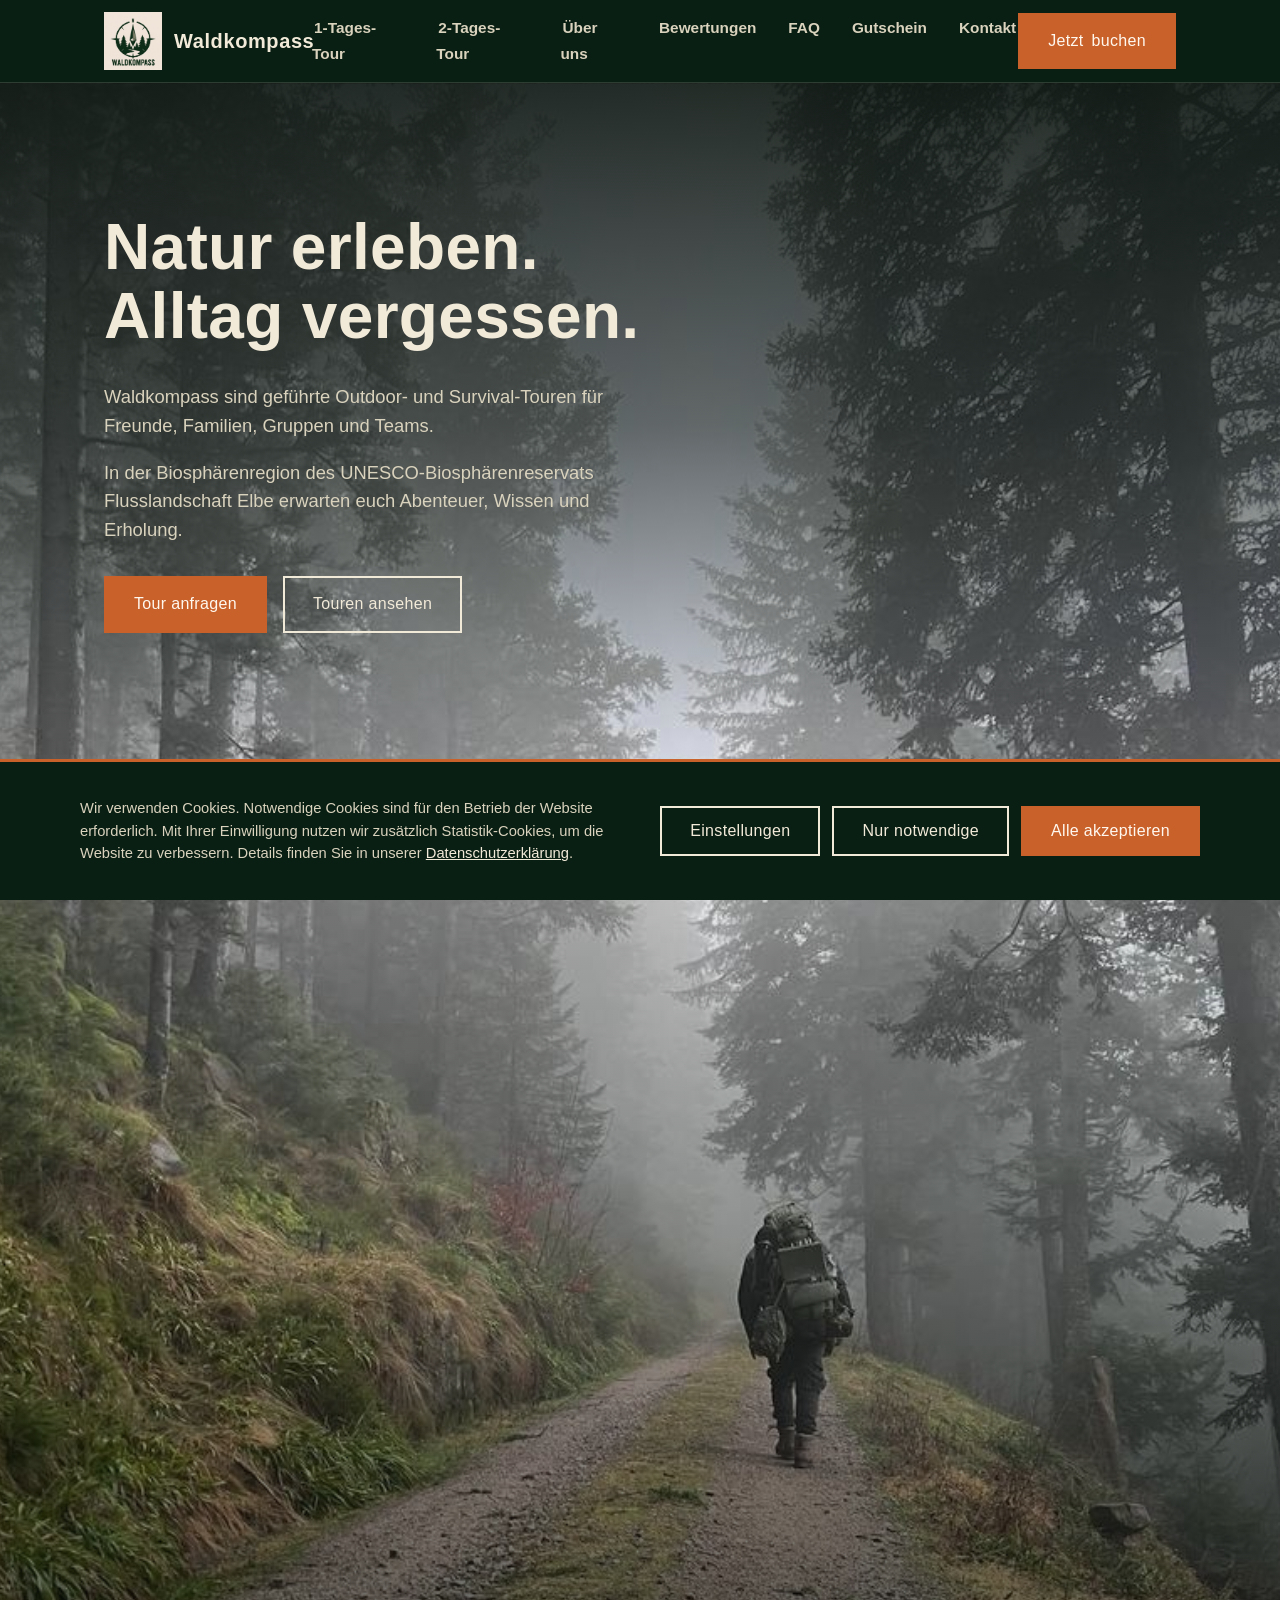
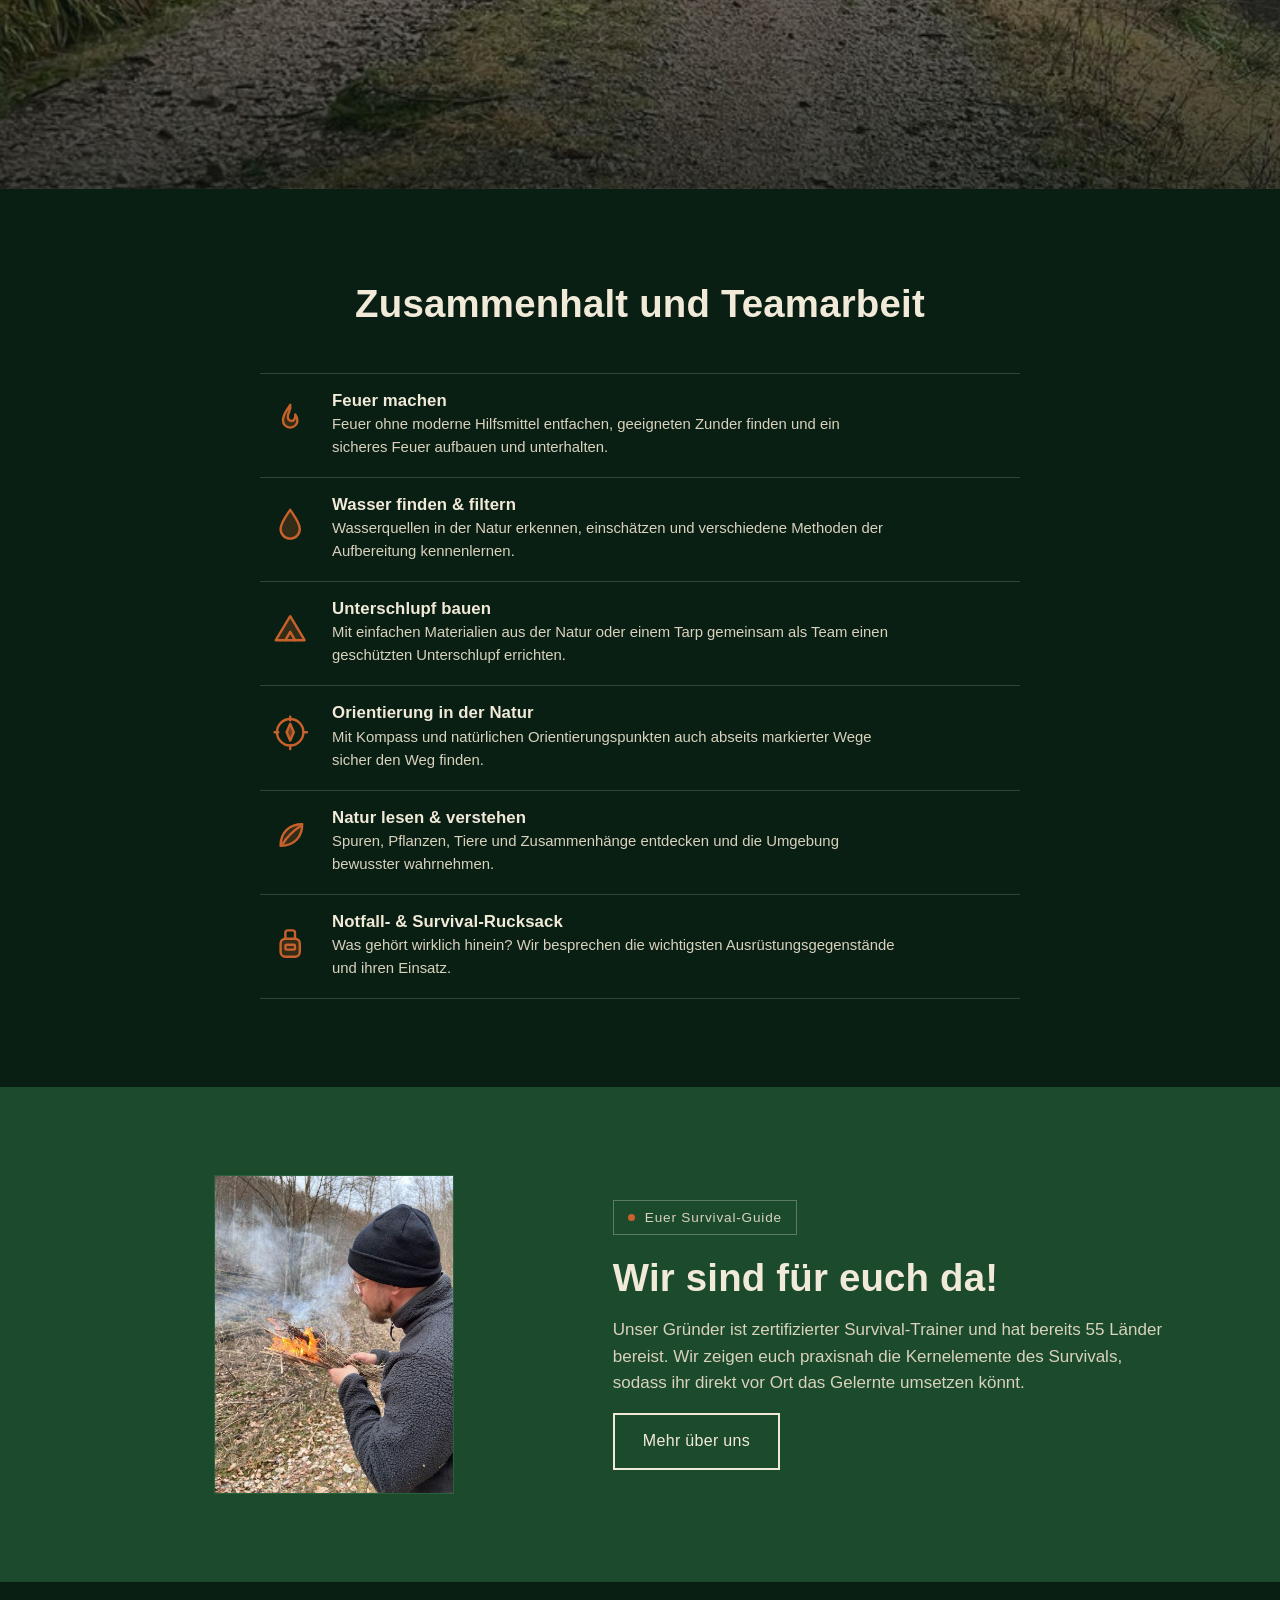
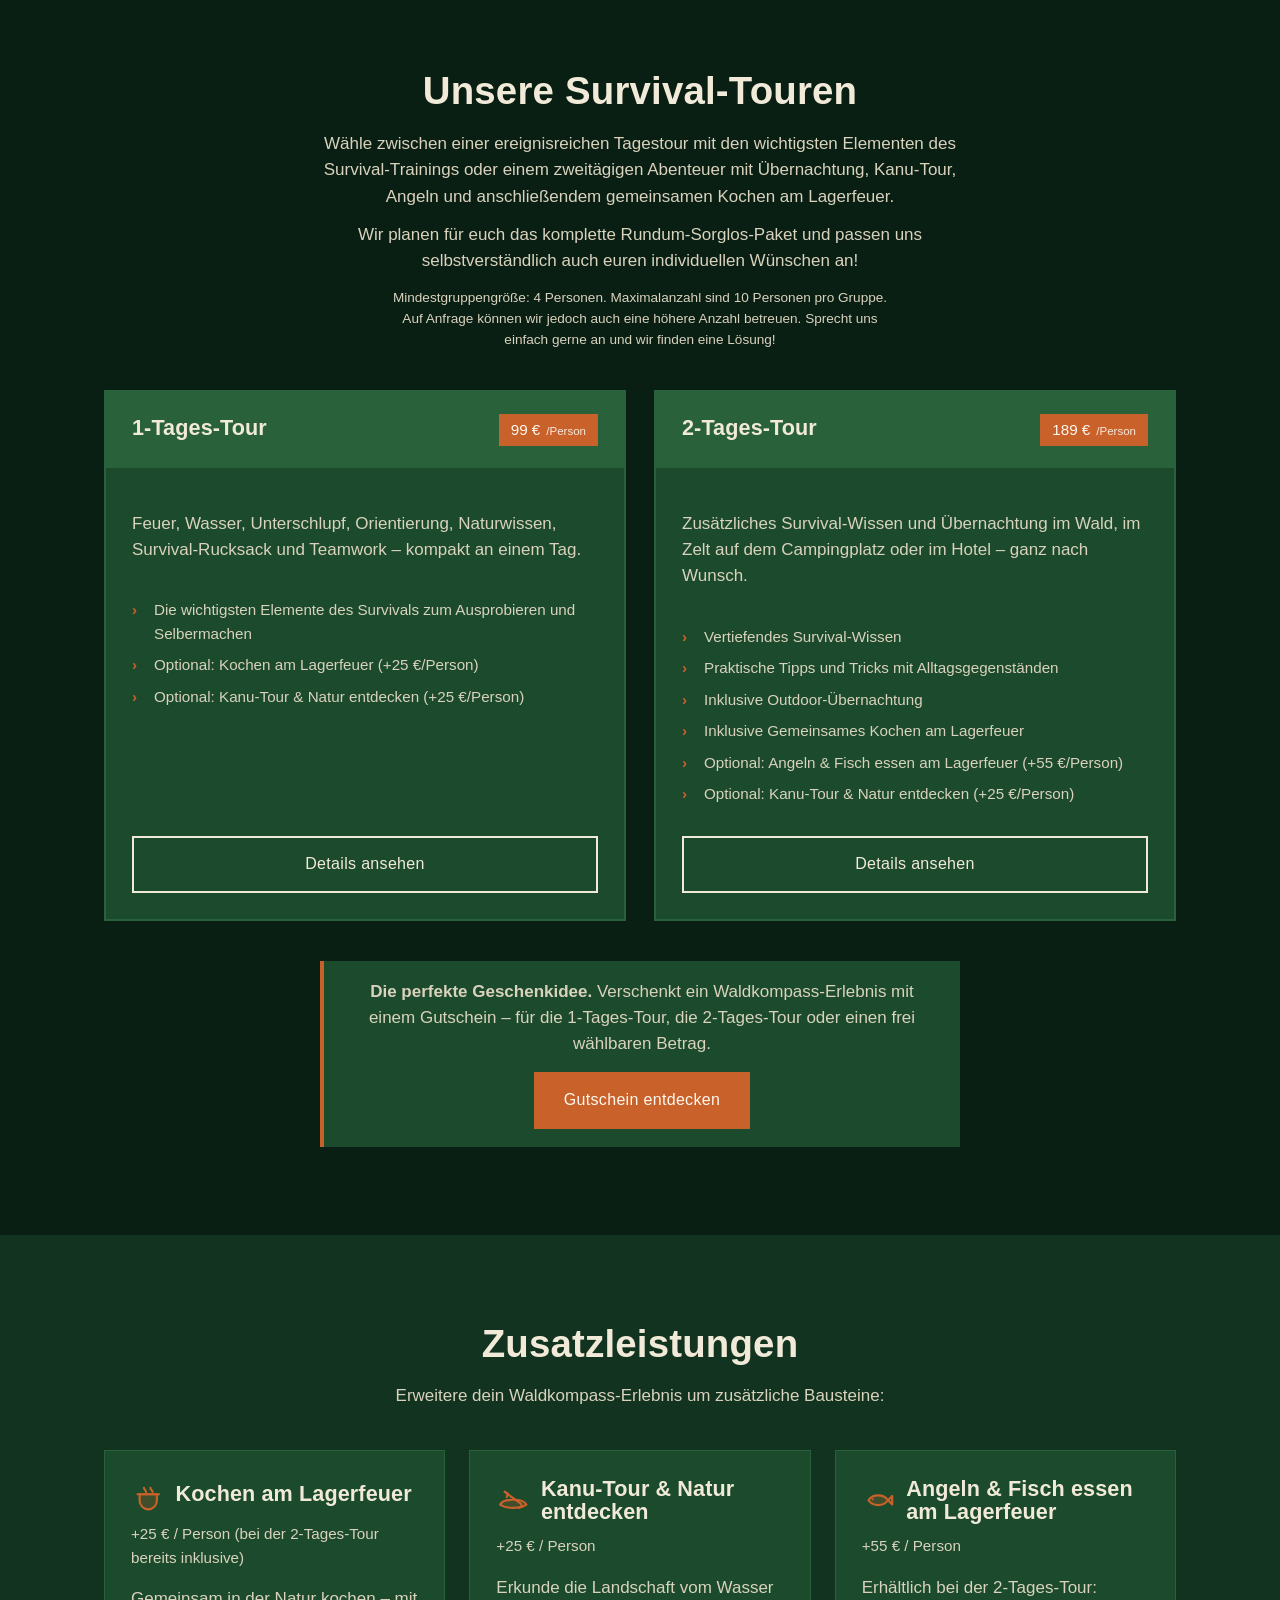
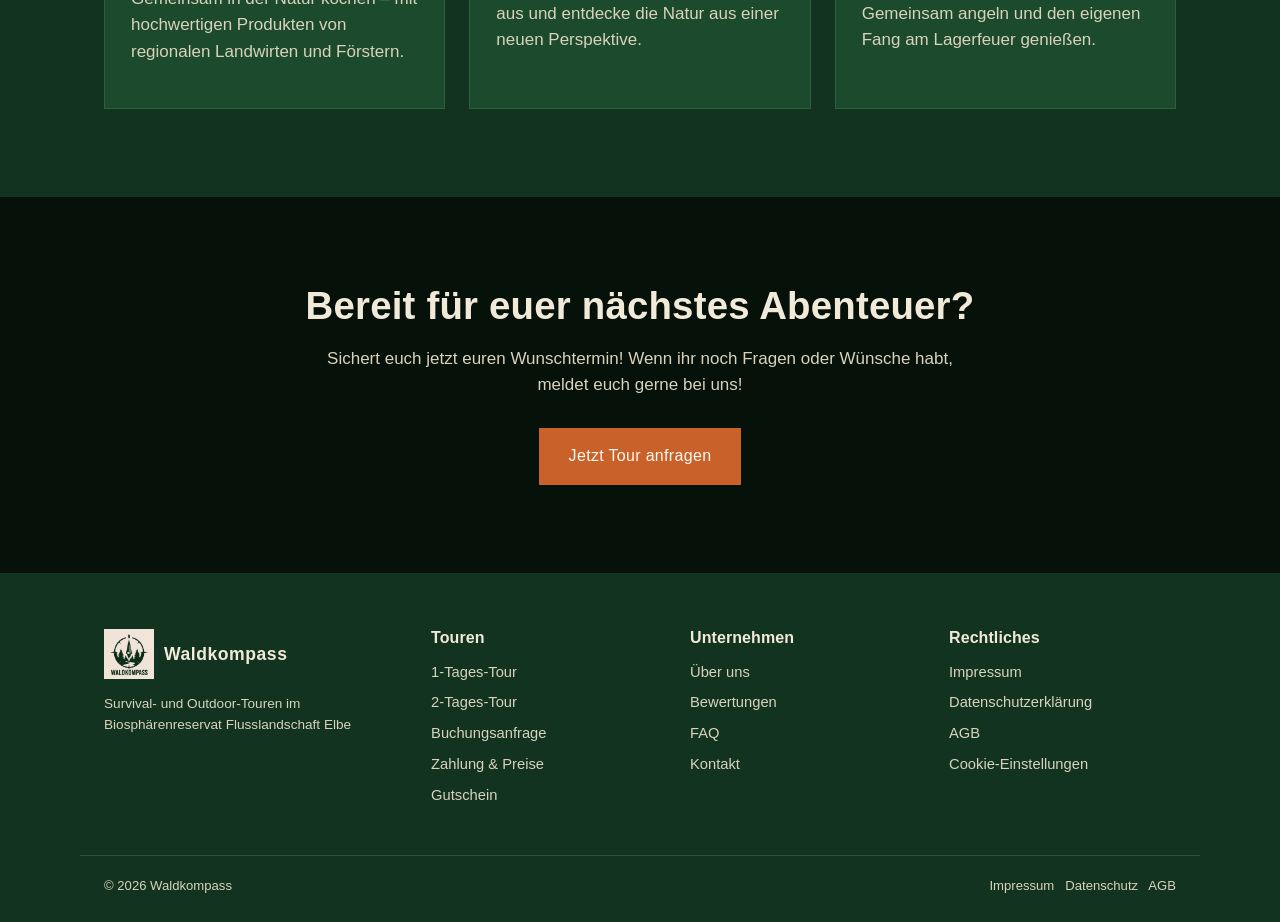
<file: index.html>
<!DOCTYPE html>
<html lang="de">
<head>
<meta charset="UTF-8">
<meta name="viewport" content="width=device-width, initial-scale=1.0">
<title>Waldkompass – Outdoor- & Survival-Touren im Wald</title>
<meta name="description" content="Waldkompass bietet geführte 1- und 2-tägige Outdoor- und Survival-Touren: Feuer machen, Wasser finden, Unterschlupf bauen, Orientierung und Teamwork – mitten im Wald.">
<link rel="icon" href="images/logo.jpeg">
<link rel="stylesheet" href="css/style.css">
</head>
<body>

<header class="site-header">
  <nav class="nav">
    <a class="nav-brand" href="index.html">
      <img src="images/logo.jpeg" alt="Waldkompass Logo">
      <span>Waldkompass</span>
    </a>
    <button class="nav-toggle" aria-label="Menü öffnen" aria-expanded="false">☰</button>
    <ul class="nav-links">
      <li><a href="tour-1-tag.html">1-Tages-Tour</a></li>
      <li><a href="tour-2-tage.html">2-Tages-Tour</a></li>
      <li><a href="ueber-uns.html">Über uns</a></li>
      <li><a href="bewertungen.html">Bewertungen</a></li>
      <li><a href="faq.html">FAQ</a></li>
      <li><a href="gutschein.html">Gutschein</a></li>
      <li><a href="kontakt.html">Kontakt</a></li>
    </ul>
    <div class="nav-cta">
      <a class="btn btn-primary" href="buchung.html"><span class="long">Jetzt </span>buchen</a>
    </div>
  </nav>
</header>

<section class="hero hero--photo">
  <div class="hero-overlay" aria-hidden="true"></div>
  <div class="hero-content">
    <h1>Natur erleben.<br>Alltag vergessen.</h1>
    <p class="lede">Waldkompass sind geführte Outdoor- und Survival-Touren für Freunde, Familien, Gruppen und Teams.</p>
    <p class="lede">In der Biosphärenregion des UNESCO-Biosphärenreservats Flusslandschaft Elbe erwarten euch Abenteuer, Wissen und Erholung.</p>
    <div class="hero-actions">
      <a class="btn btn-primary" href="buchung.html">Tour anfragen</a>
      <a class="btn btn-ghost" href="tour-1-tag.html">Touren ansehen</a>
    </div>
  </div>
</section>
<div class="trail-divider" aria-hidden="true">
  <svg viewBox="0 0 1200 46" preserveAspectRatio="none"><path d="M0 10 C 200 40, 300 0, 500 20 S 800 44, 1000 15 S 1150 5, 1200 22 V46 H0 Z" fill="#0A1F14"/></svg>
</div>

<section class="section" style="padding-top:48px">
  <div class="container">
    <h2 class="center" style="margin-bottom:48px">Zusammenhalt und Teamarbeit</h2>
    <div class="skill-list">
      <div class="skill-item">
        <span class="glyph"><svg viewBox="0 0 32 32" fill="currentColor" fill-opacity="0.22" stroke="currentColor" stroke-width="2" stroke-linecap="round" stroke-linejoin="round" aria-hidden="true"><path d="M16 4C13 9 10 12 10 17a6 6 0 0012 0c0-2-.8-3.6-1.8-5 .3 3-1 5.5-3.2 5.5A3.5 3.5 0 0114 14c0-4 3-6 2-10z"/></svg></span>
        <div><h3>Feuer machen</h3><p>Feuer ohne moderne Hilfsmittel entfachen, geeigneten Zunder finden und ein sicheres Feuer aufbauen und unterhalten.</p></div>
      </div>
      <div class="skill-item">
        <span class="glyph"><svg viewBox="0 0 32 32" fill="currentColor" fill-opacity="0.22" stroke="currentColor" stroke-width="2" stroke-linecap="round" stroke-linejoin="round" aria-hidden="true"><path d="M16 4c4 6 8 11 8 16a8 8 0 01-16 0c0-5 4-10 8-16z"/></svg></span>
        <div><h3>Wasser finden & filtern</h3><p>Wasserquellen in der Natur erkennen, einschätzen und verschiedene Methoden der Aufbereitung kennenlernen.</p></div>
      </div>
      <div class="skill-item">
        <span class="glyph"><svg viewBox="0 0 32 32" fill="currentColor" fill-opacity="0.22" stroke="currentColor" stroke-width="2" stroke-linecap="round" stroke-linejoin="round" aria-hidden="true"><path d="M4 26L16 6l12 20z"/><path d="M12 26l4-7 4 7" fill="none"/></svg></span>
        <div><h3>Unterschlupf bauen</h3><p>Mit einfachen Materialien aus der Natur oder einem Tarp gemeinsam als Team einen geschützten Unterschlupf errichten.</p></div>
      </div>
      <div class="skill-item">
        <span class="glyph"><svg viewBox="0 0 32 32" fill="none" stroke="currentColor" stroke-width="2" stroke-linecap="round" stroke-linejoin="round" aria-hidden="true"><circle cx="16" cy="16" r="11"/><path d="M16 3v3M16 27v3M3 16h3M27 16h3"/><path d="M16 9l3 7-3 7-3-7z" fill="currentColor" fill-opacity="0.5"/></svg></span>
        <div><h3>Orientierung in der Natur</h3><p>Mit Kompass und natürlichen Orientierungspunkten auch abseits markierter Wege sicher den Weg finden.</p></div>
      </div>
      <div class="skill-item">
        <span class="glyph"><svg viewBox="0 0 32 32" fill="currentColor" fill-opacity="0.22" stroke="currentColor" stroke-width="2" stroke-linecap="round" stroke-linejoin="round" aria-hidden="true"><path d="M8 24C8 12 16 6 26 6c0 10-6 18-18 18z"/><path d="M10 22C14 16 18 12 24 8" fill="none"/></svg></span>
        <div><h3>Natur lesen & verstehen</h3><p>Spuren, Pflanzen, Tiere und Zusammenhänge entdecken und die Umgebung bewusster wahrnehmen.</p></div>
      </div>
      <div class="skill-item">
        <span class="glyph"><svg viewBox="0 0 32 32" fill="currentColor" fill-opacity="0.22" stroke="currentColor" stroke-width="2" stroke-linecap="round" stroke-linejoin="round" aria-hidden="true"><rect x="8" y="14" width="16" height="15" rx="4"/><path d="M12 14v-5a2 2 0 012-2h4a2 2 0 012 2v5" fill="none"/><rect x="12" y="19" width="8" height="4" rx="1" fill="none"/></svg></span>
        <div><h3>Notfall- & Survival-Rucksack</h3><p>Was gehört wirklich hinein? Wir besprechen die wichtigsten Ausrüstungsgegenstände und ihren Einsatz.</p></div>
      </div>
    </div>
  </div>
</section>

<section class="section section--pine">
  <div class="container">
    <div style="display:grid;grid-template-columns:.9fr 1.1fr;gap:48px;align-items:center">
      <div>
        <img src="images/guide-portrait.jpg" alt="Euer Survival-Guide beim Feuermachen im Wald" style="border:1px solid var(--green-700); max-width:240px; margin:0 auto">
      </div>
      <div>
        <span class="hero-badge"><span class="dot"></span>Euer Survival-Guide</span>
        <h2>Wir sind für euch da!</h2>
        <p>Unser Gründer ist zertifizierter Survival-Trainer und hat bereits 55 Länder bereist. Wir zeigen euch praxisnah die Kernelemente des Survivals, sodass ihr direkt vor Ort das Gelernte umsetzen könnt.</p>
        <a class="btn btn-ghost" href="ueber-uns.html">Mehr über uns</a>
      </div>
    </div>
  </div>
</section>

<section class="section">
  <div class="container">
    <h2 class="center">Unsere Survival-Touren</h2>
    <p class="center" style="margin:0 auto 12px">Wähle zwischen einer ereignisreichen Tagestour mit den wichtigsten Elementen des Survival-Trainings oder einem zweitägigen Abenteuer mit Übernachtung, Kanu-Tour, Angeln und anschließendem gemeinsamen Kochen am Lagerfeuer.</p>
    <p class="center" style="margin:0 auto 12px">Wir planen für euch das komplette Rundum-Sorglos-Paket und passen uns selbstverständlich auch euren individuellen Wünschen an!</p>
    <p class="center small" style="margin:0 auto 40px">Mindestgruppengröße: 4 Personen. Maximalanzahl sind 10 Personen pro Gruppe. Auf Anfrage können wir jedoch auch eine höhere Anzahl betreuen. Sprecht uns einfach gerne an und wir finden eine Lösung!</p>
    <div class="tour-grid">
      <div class="tour-card">
        <div class="tour-card__head">
          <h3>1-Tages-Tour</h3>
          <span class="price-chip">99&nbsp;€<small>/Person</small></span>
        </div>
        <div class="tour-card__body">
          <p>Feuer, Wasser, Unterschlupf, Orientierung, Naturwissen, Survival-Rucksack und Teamwork – kompakt an einem Tag.</p>
          <ul class="tour-card__list">
            <li>Die wichtigsten Elemente des Survivals zum Ausprobieren und Selbermachen</li>
            <li>Optional: Kochen am Lagerfeuer (+25&nbsp;€/Person)</li>
            <li>Optional: Kanu-Tour & Natur entdecken (+25&nbsp;€/Person)</li>
          </ul>
        </div>
        <div class="tour-card__foot">
          <a class="btn btn-block" href="tour-1-tag.html">Details ansehen</a>
        </div>
      </div>
      <div class="tour-card">
        <div class="tour-card__head">
          <h3>2-Tages-Tour</h3>
          <span class="price-chip">189&nbsp;€<small>/Person</small></span>
        </div>
        <div class="tour-card__body">
          <p>Zusätzliches Survival-Wissen und Übernachtung im Wald, im Zelt auf dem Campingplatz oder im Hotel – ganz nach Wunsch.</p>
          <ul class="tour-card__list">
            <li>Vertiefendes Survival-Wissen</li>
            <li>Praktische Tipps und Tricks mit Alltagsgegenständen</li>
            <li>Inklusive Outdoor-Übernachtung</li>
            <li>Inklusive Gemeinsames Kochen am Lagerfeuer</li>
            <li>Optional: Angeln & Fisch essen am Lagerfeuer (+55&nbsp;€/Person)</li>
            <li>Optional: Kanu-Tour & Natur entdecken (+25&nbsp;€/Person)</li>
          </ul>
        </div>
        <div class="tour-card__foot">
          <a class="btn btn-block" href="tour-2-tage.html">Details ansehen</a>
        </div>
      </div>
    </div>

    <div class="callout center" style="max-width:640px;margin:40px auto 0">
      <strong>Die perfekte Geschenkidee.</strong> Verschenkt ein Waldkompass-Erlebnis mit einem Gutschein – für die 1-Tages-Tour, die 2-Tages-Tour oder einen frei wählbaren Betrag.
      <div style="margin-top:14px">
        <a class="btn btn-primary" href="gutschein.html">Gutschein entdecken</a>
      </div>
    </div>
  </div>
</section>

<section class="section section--paper2">
  <div class="container">
    <h2 class="center">Zusatzleistungen</h2>
    <p class="center" style="margin:0 auto 40px">Erweitere dein Waldkompass-Erlebnis um zusätzliche Bausteine:</p>
    <div class="addon-grid">
      <div class="addon-card">
        <h3><span class="addon-icon"><svg viewBox="0 0 32 32" fill="currentColor" fill-opacity="0.22" stroke="currentColor" stroke-width="2" stroke-linecap="round" stroke-linejoin="round" aria-hidden="true"><path d="M8 16h16v6a8 8 0 01-16 0v-6z"/><path d="M6 16h20" fill="none"/><path d="M12 10c0 2 2 2 2 4M18 10c0 2 2 2 2 4" fill="none"/></svg></span>Kochen am Lagerfeuer</h3>
        <p class="addon-price">+25&nbsp;€ / Person (bei der 2-Tages-Tour bereits inklusive)</p>
        <p>Gemeinsam in der Natur kochen – mit hochwertigen Produkten von regionalen Landwirten und Förstern.</p>
      </div>
      <div class="addon-card">
        <h3><span class="addon-icon"><svg viewBox="0 0 32 32" fill="currentColor" fill-opacity="0.22" stroke="currentColor" stroke-width="2" stroke-linecap="round" stroke-linejoin="round" aria-hidden="true"><path d="M4 20c4 4 20 4 24 0"/><path d="M4 20c2-6 22-6 24 0"/><path d="M9 9l14 10" fill="none"/><path d="M8 8l3 2-1 3M23 19l1 3-3 1" fill="none"/></svg></span>Kanu-Tour & Natur entdecken</h3>
        <p class="addon-price">+25&nbsp;€ / Person</p>
        <p>Erkunde die Landschaft vom Wasser aus und entdecke die Natur aus einer neuen Perspektive.</p>
      </div>
      <div class="addon-card">
        <h3><span class="addon-icon"><svg viewBox="0 0 32 32" fill="currentColor" fill-opacity="0.22" stroke="currentColor" stroke-width="2" stroke-linecap="round" stroke-linejoin="round" aria-hidden="true"><path d="M6 16c4-6 14-6 18 0-4 6-14 6-18 0z"/><path d="M24 16l4-4v8z"/><circle cx="10" cy="15" r="0.9" fill="currentColor" fill-opacity="1" stroke="none"/></svg></span>Angeln & Fisch essen am Lagerfeuer</h3>
        <p class="addon-price">+55&nbsp;€ / Person</p>
        <p>Erhältlich bei der 2-Tages-Tour: Gemeinsam angeln und den eigenen Fang am Lagerfeuer genießen.</p>
      </div>
    </div>
  </div>
</section>

<section class="section section--deep">
  <div class="container center">
    <h2>Bereit für euer nächstes Abenteuer?</h2>
    <p class="center" style="margin:0 auto 30px">Sichert euch jetzt euren Wunschtermin! Wenn ihr noch Fragen oder Wünsche habt, meldet euch gerne bei uns!</p>
    <a class="btn btn-primary" href="buchung.html">Jetzt Tour anfragen</a>
  </div>
</section>

<footer class="site-footer">
  <div class="container footer-grid">
    <div>
      <div class="footer-brand"><img src="images/logo.jpeg" alt="Waldkompass Logo"><span>Waldkompass</span></div>
      <p class="small">Survival- und Outdoor-Touren im Biosphärenreservat Flusslandschaft Elbe</p>
    </div>
    <div>
      <h4>Touren</h4>
      <ul>
        <li><a href="tour-1-tag.html">1-Tages-Tour</a></li>
        <li><a href="tour-2-tage.html">2-Tages-Tour</a></li>
        <li><a href="buchung.html">Buchungsanfrage</a></li>
        <li><a href="zahlung.html">Zahlung & Preise</a></li>
      <li><a href="gutschein.html">Gutschein</a></li>
      </ul>
    </div>
    <div>
      <h4>Unternehmen</h4>
      <ul>
        <li><a href="ueber-uns.html">Über uns</a></li>
        <li><a href="bewertungen.html">Bewertungen</a></li>
        <li><a href="faq.html">FAQ</a></li>
        <li><a href="kontakt.html">Kontakt</a></li>
      </ul>
    </div>
    <div>
      <h4>Rechtliches</h4>
      <ul>
        <li><a href="impressum.html">Impressum</a></li>
        <li><a href="datenschutz.html">Datenschutzerklärung</a></li>
        <li><a href="agb.html">AGB</a></li>
        <li><a href="#" onclick="window.waldkompassOpenCookieSettings();return false;">Cookie-Einstellungen</a></li>
      </ul>
    </div>
  </div>
  <div class="container footer-bottom">
    <span>© 2026 Waldkompass</span>
    <span><a href="impressum.html">Impressum</a> &nbsp; <a href="datenschutz.html">Datenschutz</a> &nbsp; <a href="agb.html">AGB</a></span>
  </div>
</footer>
<script src="js/script.js"></script>
</body>
</html>
</file>
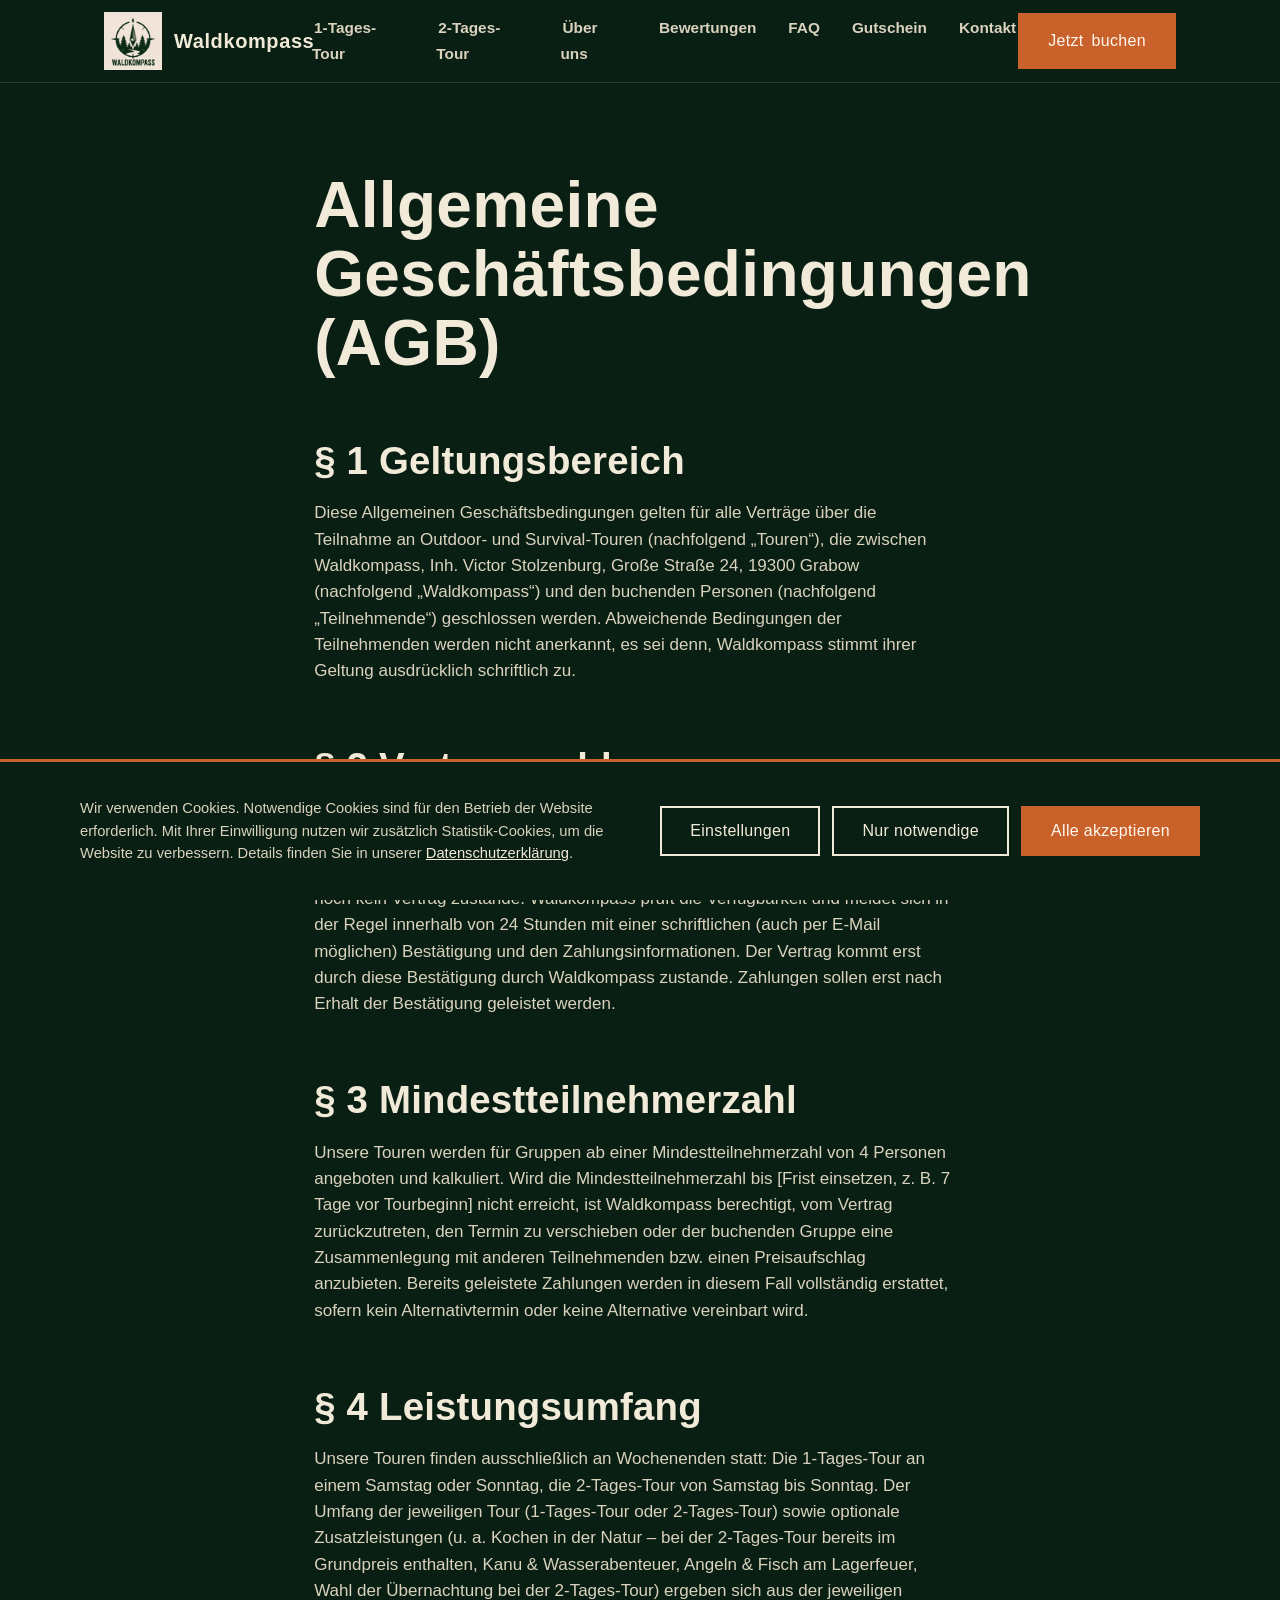
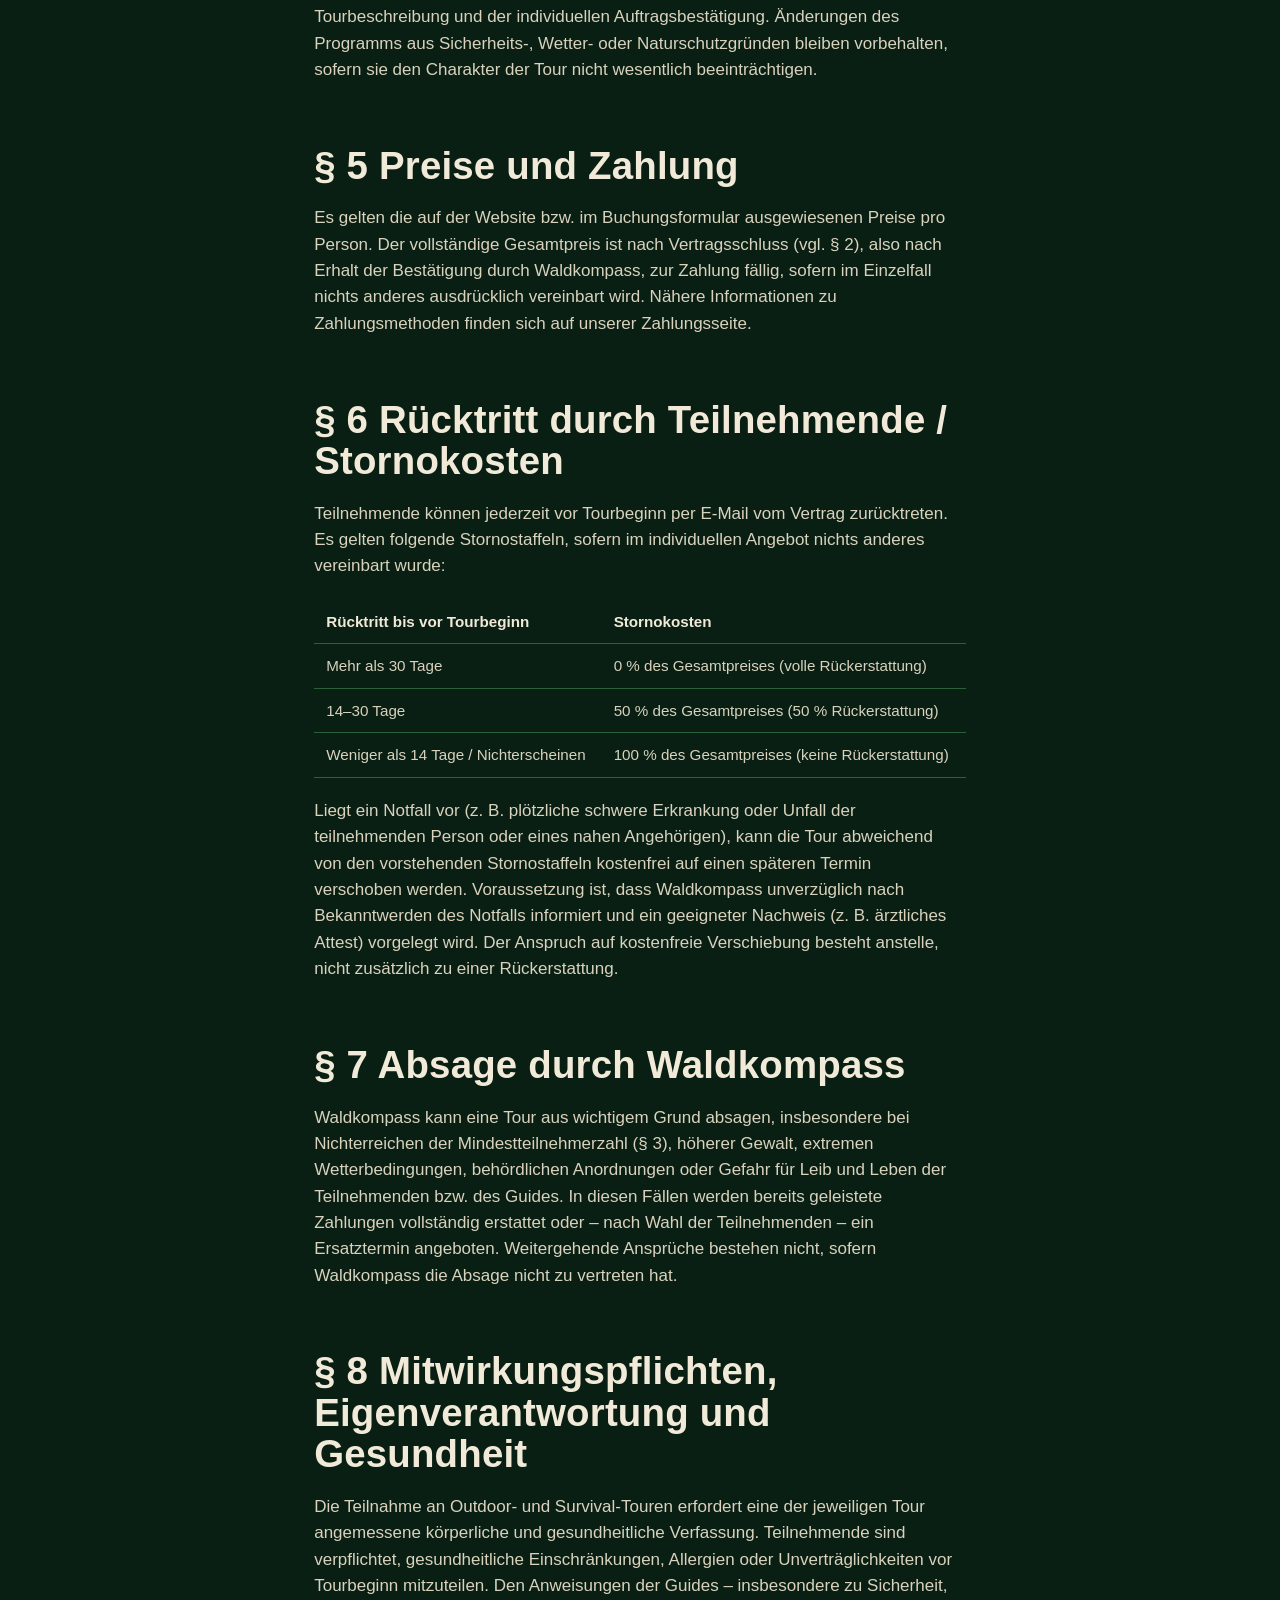
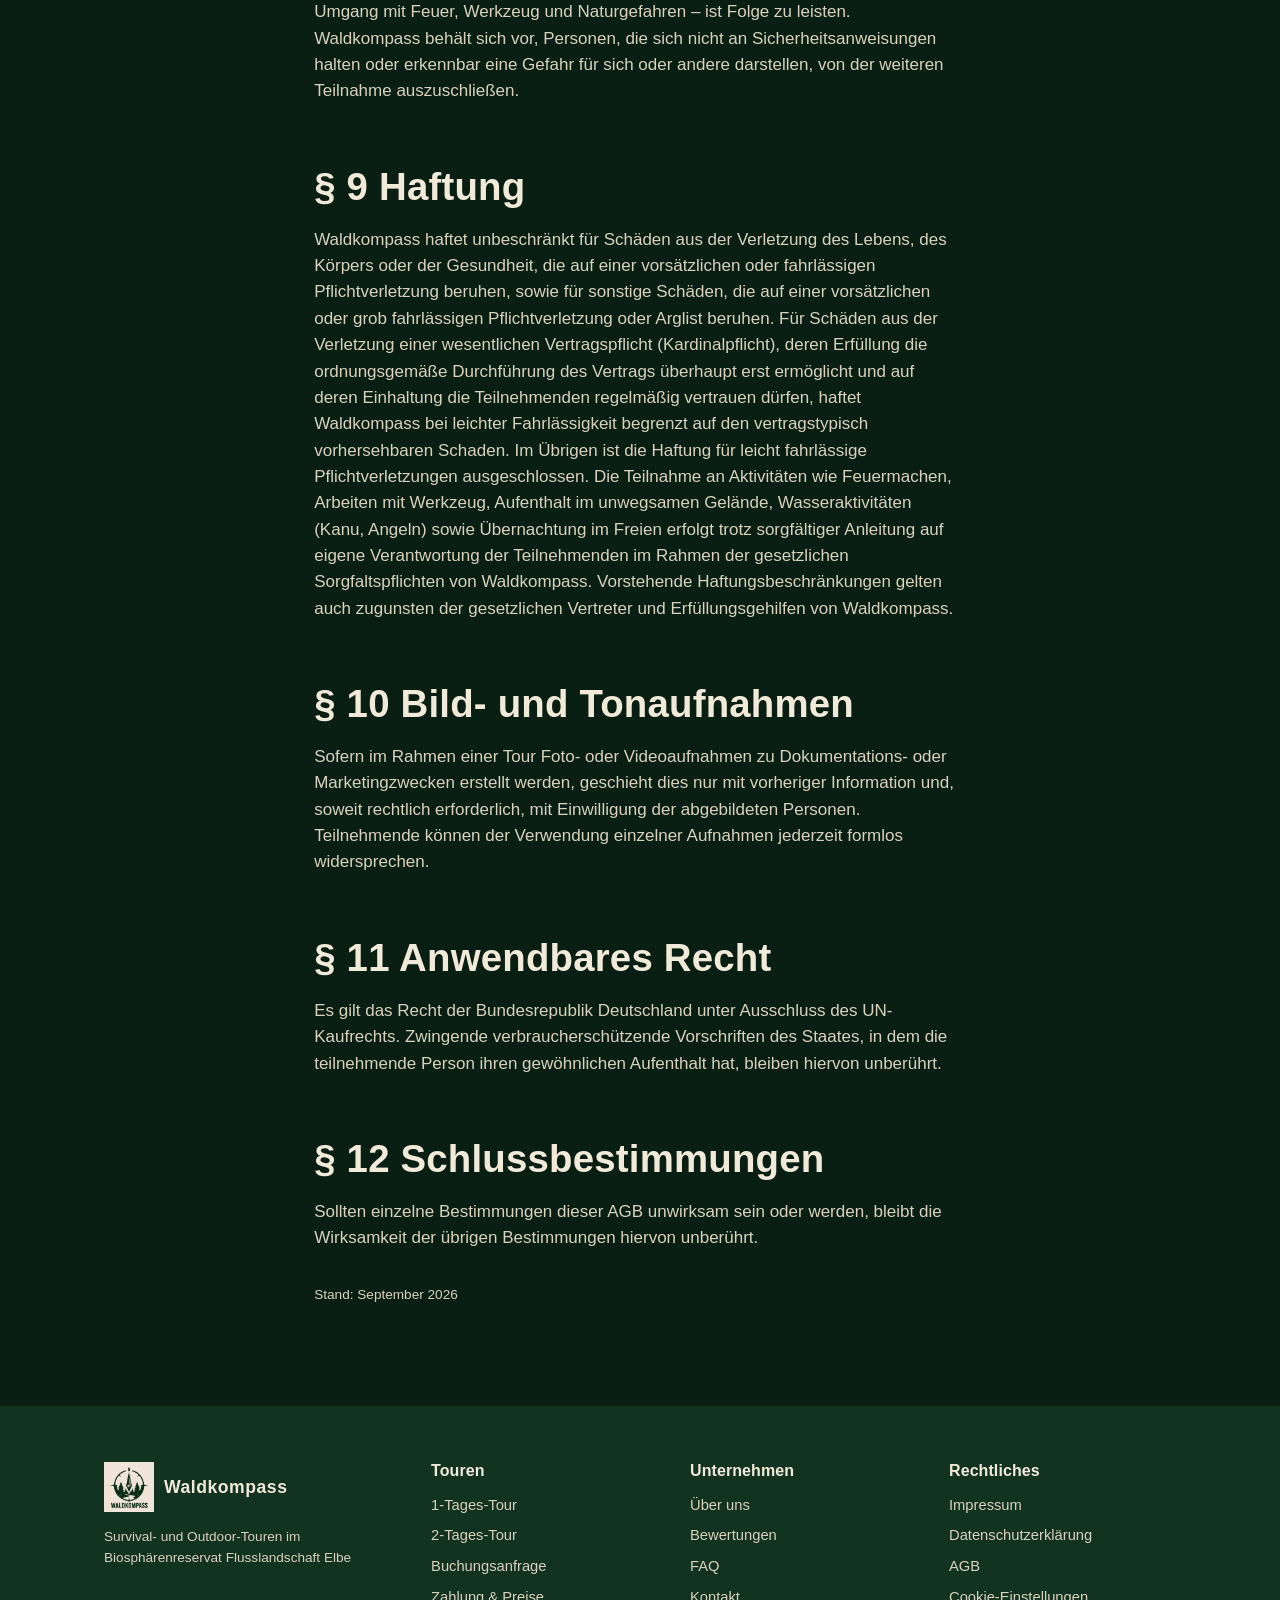
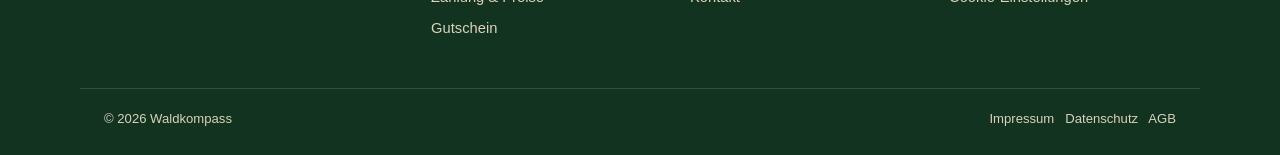
<file: agb.html>
<!DOCTYPE html>
<html lang="de">
<head>
<meta charset="UTF-8">
<meta name="viewport" content="width=device-width, initial-scale=1.0">
<title>AGB – Waldkompass</title>
<link rel="icon" href="images/logo.jpeg">
<link rel="stylesheet" href="css/style.css">
</head>
<body>

<header class="site-header">
  <nav class="nav">
    <a class="nav-brand" href="index.html">
      <img src="images/logo.jpeg" alt="Waldkompass Logo">
      <span>Waldkompass</span>
    </a>
    <button class="nav-toggle" aria-label="Menü öffnen" aria-expanded="false">☰</button>
    <ul class="nav-links">
      <li><a href="tour-1-tag.html">1-Tages-Tour</a></li>
      <li><a href="tour-2-tage.html">2-Tages-Tour</a></li>
      <li><a href="ueber-uns.html">Über uns</a></li>
      <li><a href="bewertungen.html">Bewertungen</a></li>
      <li><a href="faq.html">FAQ</a></li>
      <li><a href="gutschein.html">Gutschein</a></li>
      <li><a href="kontakt.html">Kontakt</a></li>
    </ul>
    <div class="nav-cta">
      <a class="btn btn-primary" href="buchung.html"><span class="long">Jetzt </span>buchen</a>
    </div>
  </nav>
</header>

<section class="section">
  <div class="container legal-page">
    <h1>Allgemeine Geschäftsbedingungen (AGB)</h1>

    <h2>§ 1 Geltungsbereich</h2>
    <p>Diese Allgemeinen Geschäftsbedingungen gelten für alle Verträge über die Teilnahme an Outdoor- und Survival-Touren (nachfolgend „Touren“), die zwischen Waldkompass, Inh. Victor Stolzenburg, Große Straße 24, 19300 Grabow (nachfolgend „Waldkompass“) und den buchenden Personen (nachfolgend „Teilnehmende“) geschlossen werden. Abweichende Bedingungen der Teilnehmenden werden nicht anerkannt, es sei denn, Waldkompass stimmt ihrer Geltung ausdrücklich schriftlich zu.</p>

    <h2>§ 2 Vertragsschluss</h2>
    <p>Die Darstellung der Touren auf dieser Website stellt kein bindendes Angebot dar, sondern eine Aufforderung zur Anfrage. Mit dem Absenden des Buchungsformulars reserviert die anfragende Person den gewählten Termin vorläufig; hierdurch kommt noch kein Vertrag zustande. Waldkompass prüft die Verfügbarkeit und meldet sich in der Regel innerhalb von 24 Stunden mit einer schriftlichen (auch per E-Mail möglichen) Bestätigung und den Zahlungsinformationen. Der Vertrag kommt erst durch diese Bestätigung durch Waldkompass zustande. Zahlungen sollen erst nach Erhalt der Bestätigung geleistet werden.</p>

    <h2>§ 3 Mindestteilnehmerzahl</h2>
    <p>Unsere Touren werden für Gruppen ab einer Mindestteilnehmerzahl von 4 Personen angeboten und kalkuliert. Wird die Mindestteilnehmerzahl bis [Frist einsetzen, z.&nbsp;B. 7 Tage vor Tourbeginn] nicht erreicht, ist Waldkompass berechtigt, vom Vertrag zurückzutreten, den Termin zu verschieben oder der buchenden Gruppe eine Zusammenlegung mit anderen Teilnehmenden bzw. einen Preisaufschlag anzubieten. Bereits geleistete Zahlungen werden in diesem Fall vollständig erstattet, sofern kein Alternativtermin oder keine Alternative vereinbart wird.</p>

    <h2>§ 4 Leistungsumfang</h2>
    <p>Unsere Touren finden ausschließlich an Wochenenden statt: Die 1-Tages-Tour an einem Samstag oder Sonntag, die 2-Tages-Tour von Samstag bis Sonntag. Der Umfang der jeweiligen Tour (1-Tages-Tour oder 2-Tages-Tour) sowie optionale Zusatzleistungen (u.&nbsp;a. Kochen in der Natur – bei der 2-Tages-Tour bereits im Grundpreis enthalten, Kanu & Wasserabenteuer, Angeln & Fisch am Lagerfeuer, Wahl der Übernachtung bei der 2-Tages-Tour) ergeben sich aus der jeweiligen Tourbeschreibung und der individuellen Auftragsbestätigung. Änderungen des Programms aus Sicherheits-, Wetter- oder Naturschutzgründen bleiben vorbehalten, sofern sie den Charakter der Tour nicht wesentlich beeinträchtigen.</p>

    <h2>§ 5 Preise und Zahlung</h2>
    <p>Es gelten die auf der Website bzw. im Buchungsformular ausgewiesenen Preise pro Person. Der vollständige Gesamtpreis ist nach Vertragsschluss (vgl. § 2), also nach Erhalt der Bestätigung durch Waldkompass, zur Zahlung fällig, sofern im Einzelfall nichts anderes ausdrücklich vereinbart wird. Nähere Informationen zu Zahlungsmethoden finden sich auf unserer <a href="zahlung.html">Zahlungsseite</a>.</p>

    <h2>§ 6 Rücktritt durch Teilnehmende / Stornokosten</h2>
    <p>Teilnehmende können jederzeit vor Tourbeginn per E-Mail vom Vertrag zurücktreten. Es gelten folgende Stornostaffeln, sofern im individuellen Angebot nichts anderes vereinbart wurde:</p>
    <table>
      <thead><tr><th>Rücktritt bis vor Tourbeginn</th><th>Stornokosten</th></tr></thead>
      <tbody>
        <tr><td>Mehr als 30 Tage</td><td>0&nbsp;% des Gesamtpreises (volle Rückerstattung)</td></tr>
        <tr><td>14–30 Tage</td><td>50&nbsp;% des Gesamtpreises (50&nbsp;% Rückerstattung)</td></tr>
        <tr><td>Weniger als 14 Tage / Nichterscheinen</td><td>100&nbsp;% des Gesamtpreises (keine Rückerstattung)</td></tr>
      </tbody>
    </table>
    <p>Liegt ein Notfall vor (z.&nbsp;B. plötzliche schwere Erkrankung oder Unfall der teilnehmenden Person oder eines nahen Angehörigen), kann die Tour abweichend von den vorstehenden Stornostaffeln kostenfrei auf einen späteren Termin verschoben werden. Voraussetzung ist, dass Waldkompass unverzüglich nach Bekanntwerden des Notfalls informiert und ein geeigneter Nachweis (z.&nbsp;B. ärztliches Attest) vorgelegt wird. Der Anspruch auf kostenfreie Verschiebung besteht anstelle, nicht zusätzlich zu einer Rückerstattung.</p>

    <h2>§ 7 Absage durch Waldkompass</h2>
    <p>Waldkompass kann eine Tour aus wichtigem Grund absagen, insbesondere bei Nichterreichen der Mindestteilnehmerzahl (§ 3), höherer Gewalt, extremen Wetterbedingungen, behördlichen Anordnungen oder Gefahr für Leib und Leben der Teilnehmenden bzw. des Guides. In diesen Fällen werden bereits geleistete Zahlungen vollständig erstattet oder – nach Wahl der Teilnehmenden – ein Ersatztermin angeboten. Weitergehende Ansprüche bestehen nicht, sofern Waldkompass die Absage nicht zu vertreten hat.</p>


    <h2>§ 8 Mitwirkungspflichten, Eigenverantwortung und Gesundheit</h2>
    <p>Die Teilnahme an Outdoor- und Survival-Touren erfordert eine der jeweiligen Tour angemessene körperliche und gesundheitliche Verfassung. Teilnehmende sind verpflichtet, gesundheitliche Einschränkungen, Allergien oder Unverträglichkeiten vor Tourbeginn mitzuteilen. Den Anweisungen der Guides – insbesondere zu Sicherheit, Umgang mit Feuer, Werkzeug und Naturgefahren – ist Folge zu leisten. Waldkompass behält sich vor, Personen, die sich nicht an Sicherheitsanweisungen halten oder erkennbar eine Gefahr für sich oder andere darstellen, von der weiteren Teilnahme auszuschließen.</p>

    <h2>§ 9 Haftung</h2>
    <p>Waldkompass haftet unbeschränkt für Schäden aus der Verletzung des Lebens, des Körpers oder der Gesundheit, die auf einer vorsätzlichen oder fahrlässigen Pflichtverletzung beruhen, sowie für sonstige Schäden, die auf einer vorsätzlichen oder grob fahrlässigen Pflichtverletzung oder Arglist beruhen. Für Schäden aus der Verletzung einer wesentlichen Vertragspflicht (Kardinalpflicht), deren Erfüllung die ordnungsgemäße Durchführung des Vertrags überhaupt erst ermöglicht und auf deren Einhaltung die Teilnehmenden regelmäßig vertrauen dürfen, haftet Waldkompass bei leichter Fahrlässigkeit begrenzt auf den vertragstypisch vorhersehbaren Schaden. Im Übrigen ist die Haftung für leicht fahrlässige Pflichtverletzungen ausgeschlossen. Die Teilnahme an Aktivitäten wie Feuermachen, Arbeiten mit Werkzeug, Aufenthalt im unwegsamen Gelände, Wasseraktivitäten (Kanu, Angeln) sowie Übernachtung im Freien erfolgt trotz sorgfältiger Anleitung auf eigene Verantwortung der Teilnehmenden im Rahmen der gesetzlichen Sorgfaltspflichten von Waldkompass. Vorstehende Haftungsbeschränkungen gelten auch zugunsten der gesetzlichen Vertreter und Erfüllungsgehilfen von Waldkompass.</p>

    <h2>§ 10 Bild- und Tonaufnahmen</h2>
    <p>Sofern im Rahmen einer Tour Foto- oder Videoaufnahmen zu Dokumentations- oder Marketingzwecken erstellt werden, geschieht dies nur mit vorheriger Information und, soweit rechtlich erforderlich, mit Einwilligung der abgebildeten Personen. Teilnehmende können der Verwendung einzelner Aufnahmen jederzeit formlos widersprechen.</p>

    <h2>§ 11 Anwendbares Recht</h2>
    <p>Es gilt das Recht der Bundesrepublik Deutschland unter Ausschluss des UN-Kaufrechts. Zwingende verbraucherschützende Vorschriften des Staates, in dem die teilnehmende Person ihren gewöhnlichen Aufenthalt hat, bleiben hiervon unberührt.</p>

    <h2>§ 12 Schlussbestimmungen</h2>
    <p>Sollten einzelne Bestimmungen dieser AGB unwirksam sein oder werden, bleibt die Wirksamkeit der übrigen Bestimmungen hiervon unberührt.</p>

    <p class="small" style="margin-top:32px">Stand: September 2026</p>
  </div>
</section>

<footer class="site-footer">
  <div class="container footer-grid">
    <div>
      <div class="footer-brand"><img src="images/logo.jpeg" alt="Waldkompass Logo"><span>Waldkompass</span></div>
      <p class="small">Survival- und Outdoor-Touren im Biosphärenreservat Flusslandschaft Elbe</p>
    </div>
    <div>
      <h4>Touren</h4>
      <ul>
        <li><a href="tour-1-tag.html">1-Tages-Tour</a></li>
        <li><a href="tour-2-tage.html">2-Tages-Tour</a></li>
        <li><a href="buchung.html">Buchungsanfrage</a></li>
        <li><a href="zahlung.html">Zahlung & Preise</a></li>
      <li><a href="gutschein.html">Gutschein</a></li>
      </ul>
    </div>
    <div>
      <h4>Unternehmen</h4>
      <ul>
        <li><a href="ueber-uns.html">Über uns</a></li>
        <li><a href="bewertungen.html">Bewertungen</a></li>
        <li><a href="faq.html">FAQ</a></li>
        <li><a href="kontakt.html">Kontakt</a></li>
      </ul>
    </div>
    <div>
      <h4>Rechtliches</h4>
      <ul>
        <li><a href="impressum.html">Impressum</a></li>
        <li><a href="datenschutz.html">Datenschutzerklärung</a></li>
        <li><a href="agb.html">AGB</a></li>
        <li><a href="#" onclick="window.waldkompassOpenCookieSettings();return false;">Cookie-Einstellungen</a></li>
      </ul>
    </div>
  </div>
  <div class="container footer-bottom">
    <span>© 2026 Waldkompass</span>
    <span><a href="impressum.html">Impressum</a> &nbsp; <a href="datenschutz.html">Datenschutz</a> &nbsp; <a href="agb.html">AGB</a></span>
  </div>
</footer>
<script src="js/script.js"></script>
</body>
</html>
</file>
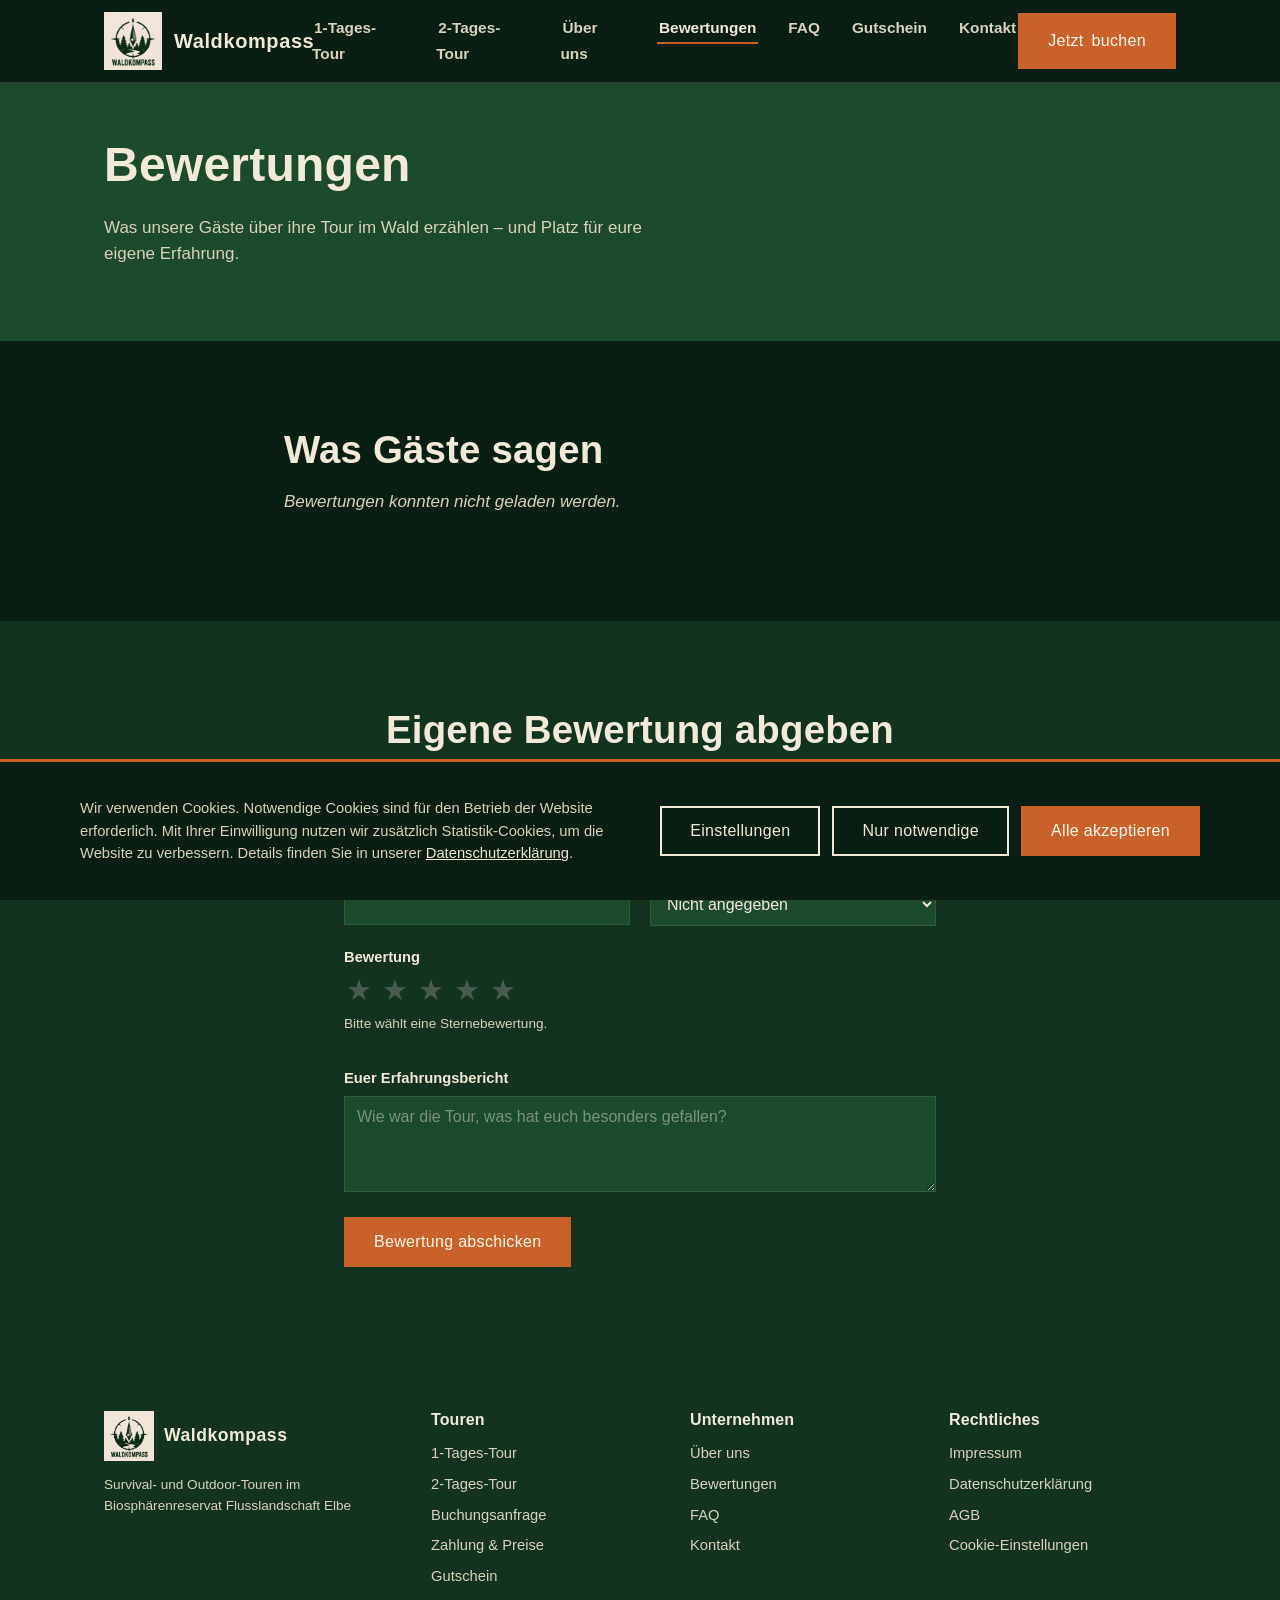
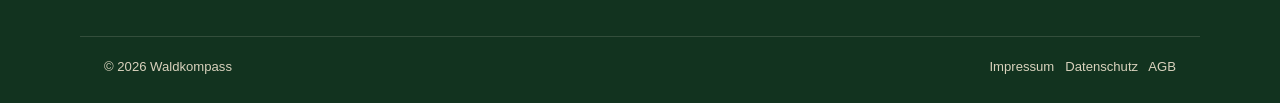
<file: bewertungen.html>
<!DOCTYPE html>
<html lang="de">
<head>
<meta charset="UTF-8">
<meta name="viewport" content="width=device-width, initial-scale=1.0">
<title>Bewertungen – Waldkompass</title>
<meta name="description" content="Erfahrungsberichte und Bewertungen von Waldkompass-Gästen – und die Möglichkeit, selbst eine Bewertung zu hinterlassen.">
<link rel="icon" href="images/logo.jpeg">
<link rel="stylesheet" href="css/style.css">
</head>
<body>

<header class="site-header">
  <nav class="nav">
    <a class="nav-brand" href="index.html">
      <img src="images/logo.jpeg" alt="Waldkompass Logo">
      <span>Waldkompass</span>
    </a>
    <button class="nav-toggle" aria-label="Menü öffnen" aria-expanded="false">☰</button>
    <ul class="nav-links">
      <li><a href="tour-1-tag.html">1-Tages-Tour</a></li>
      <li><a href="tour-2-tage.html">2-Tages-Tour</a></li>
      <li><a href="ueber-uns.html">Über uns</a></li>
      <li><a class="active" href="bewertungen.html">Bewertungen</a></li>
      <li><a href="faq.html">FAQ</a></li>
      <li><a href="gutschein.html">Gutschein</a></li>
      <li><a href="kontakt.html">Kontakt</a></li>
    </ul>
    <div class="nav-cta">
      <a class="btn btn-primary" href="buchung.html"><span class="long">Jetzt </span>buchen</a>
    </div>
  </nav>
</header>

<section class="section--tight section--pine">
  <div class="container">
    <h1 style="font-size:clamp(2rem,4vw,3rem)">Bewertungen</h1>
    <p class="lede" style="max-width:60ch">Was unsere Gäste über ihre Tour im Wald erzählen – und Platz für eure eigene Erfahrung.</p>
  </div>
</section>

<section class="section">
  <div class="container" style="max-width:760px">

    <div class="review-summary" id="review-summary" style="display:none">
      <div>
        <div class="avg" id="review-avg">–</div>
        <div class="avg-stars" id="review-avg-stars"></div>
      </div>
      <div class="avg-count" id="review-count"></div>
    </div>

    <h2>Was Gäste sagen</h2>
    <div id="reviews-list">
      <p class="review-empty">Bewertungen werden geladen …</p>
    </div>

  </div>
</section>

<section class="section section--paper2">
  <div class="container" style="max-width:640px">
    <h2 class="center">Eigene Bewertung abgeben</h2>
    <p class="center" style="margin:0 auto 32px">Wart ihr schon mit uns im Wald? Wir freuen uns über euer Feedback – nach kurzer Prüfung wird es hier veröffentlicht.</p>

    <form id="review-form" novalidate>
      <div class="form-grid">
        <div>
          <label for="review-name">Name</label>
          <input type="text" id="review-name" name="name" required>
        </div>
        <div>
          <label for="review-tour">Welche Tour war es?</label>
          <select id="review-tour" name="tour">
            <option value="">Nicht angegeben</option>
            <option value="1-tag">1-Tages-Tour</option>
            <option value="2-tage">2-Tages-Tour</option>
          </select>
        </div>
        <div class="full">
          <label>Bewertung</label>
          <div class="rating-picker" id="rating-picker" role="radiogroup" aria-label="Sterne-Bewertung">
            <button type="button" data-value="1" aria-label="1 Stern">★</button>
            <button type="button" data-value="2" aria-label="2 Sterne">★</button>
            <button type="button" data-value="3" aria-label="3 Sterne">★</button>
            <button type="button" data-value="4" aria-label="4 Sterne">★</button>
            <button type="button" data-value="5" aria-label="5 Sterne">★</button>
          </div>
          <input type="hidden" id="review-rating" name="rating" required>
          <p class="field-hint" id="rating-hint">Bitte wählt eine Sternebewertung.</p>
        </div>
        <div class="full">
          <label for="review-comment">Euer Erfahrungsbericht</label>
          <textarea id="review-comment" name="comment" rows="4" placeholder="Wie war die Tour, was hat euch besonders gefallen?"></textarea>
        </div>
      </div>
      <button type="submit" class="btn btn-primary" style="margin-top:16px">Bewertung abschicken</button>
      <div class="review-pending-note" id="review-pending-note">✅ Danke für euer Feedback! Eure Bewertung wird nach kurzer Prüfung auf dieser Seite veröffentlicht.</div>
    </form>
  </div>
</section>

<footer class="site-footer">
  <div class="container footer-grid">
    <div>
      <div class="footer-brand"><img src="images/logo.jpeg" alt="Waldkompass Logo"><span>Waldkompass</span></div>
      <p class="small">Survival- und Outdoor-Touren im Biosphärenreservat Flusslandschaft Elbe</p>
    </div>
    <div>
      <h4>Touren</h4>
      <ul>
        <li><a href="tour-1-tag.html">1-Tages-Tour</a></li>
        <li><a href="tour-2-tage.html">2-Tages-Tour</a></li>
        <li><a href="buchung.html">Buchungsanfrage</a></li>
        <li><a href="zahlung.html">Zahlung & Preise</a></li>
      <li><a href="gutschein.html">Gutschein</a></li>
      </ul>
    </div>
    <div>
      <h4>Unternehmen</h4>
      <ul>
        <li><a href="ueber-uns.html">Über uns</a></li>
        <li><a href="bewertungen.html">Bewertungen</a></li>
        <li><a href="faq.html">FAQ</a></li>
        <li><a href="kontakt.html">Kontakt</a></li>
      </ul>
    </div>
    <div>
      <h4>Rechtliches</h4>
      <ul>
        <li><a href="impressum.html">Impressum</a></li>
        <li><a href="datenschutz.html">Datenschutzerklärung</a></li>
        <li><a href="agb.html">AGB</a></li>
        <li><a href="#" onclick="window.waldkompassOpenCookieSettings();return false;">Cookie-Einstellungen</a></li>
      </ul>
    </div>
  </div>
  <div class="container footer-bottom">
    <span>© 2026 Waldkompass</span>
    <span><a href="impressum.html">Impressum</a> &nbsp; <a href="datenschutz.html">Datenschutz</a> &nbsp; <a href="agb.html">AGB</a></span>
  </div>
</footer>
<script src="js/script.js"></script>
</body>
</html>
</file>
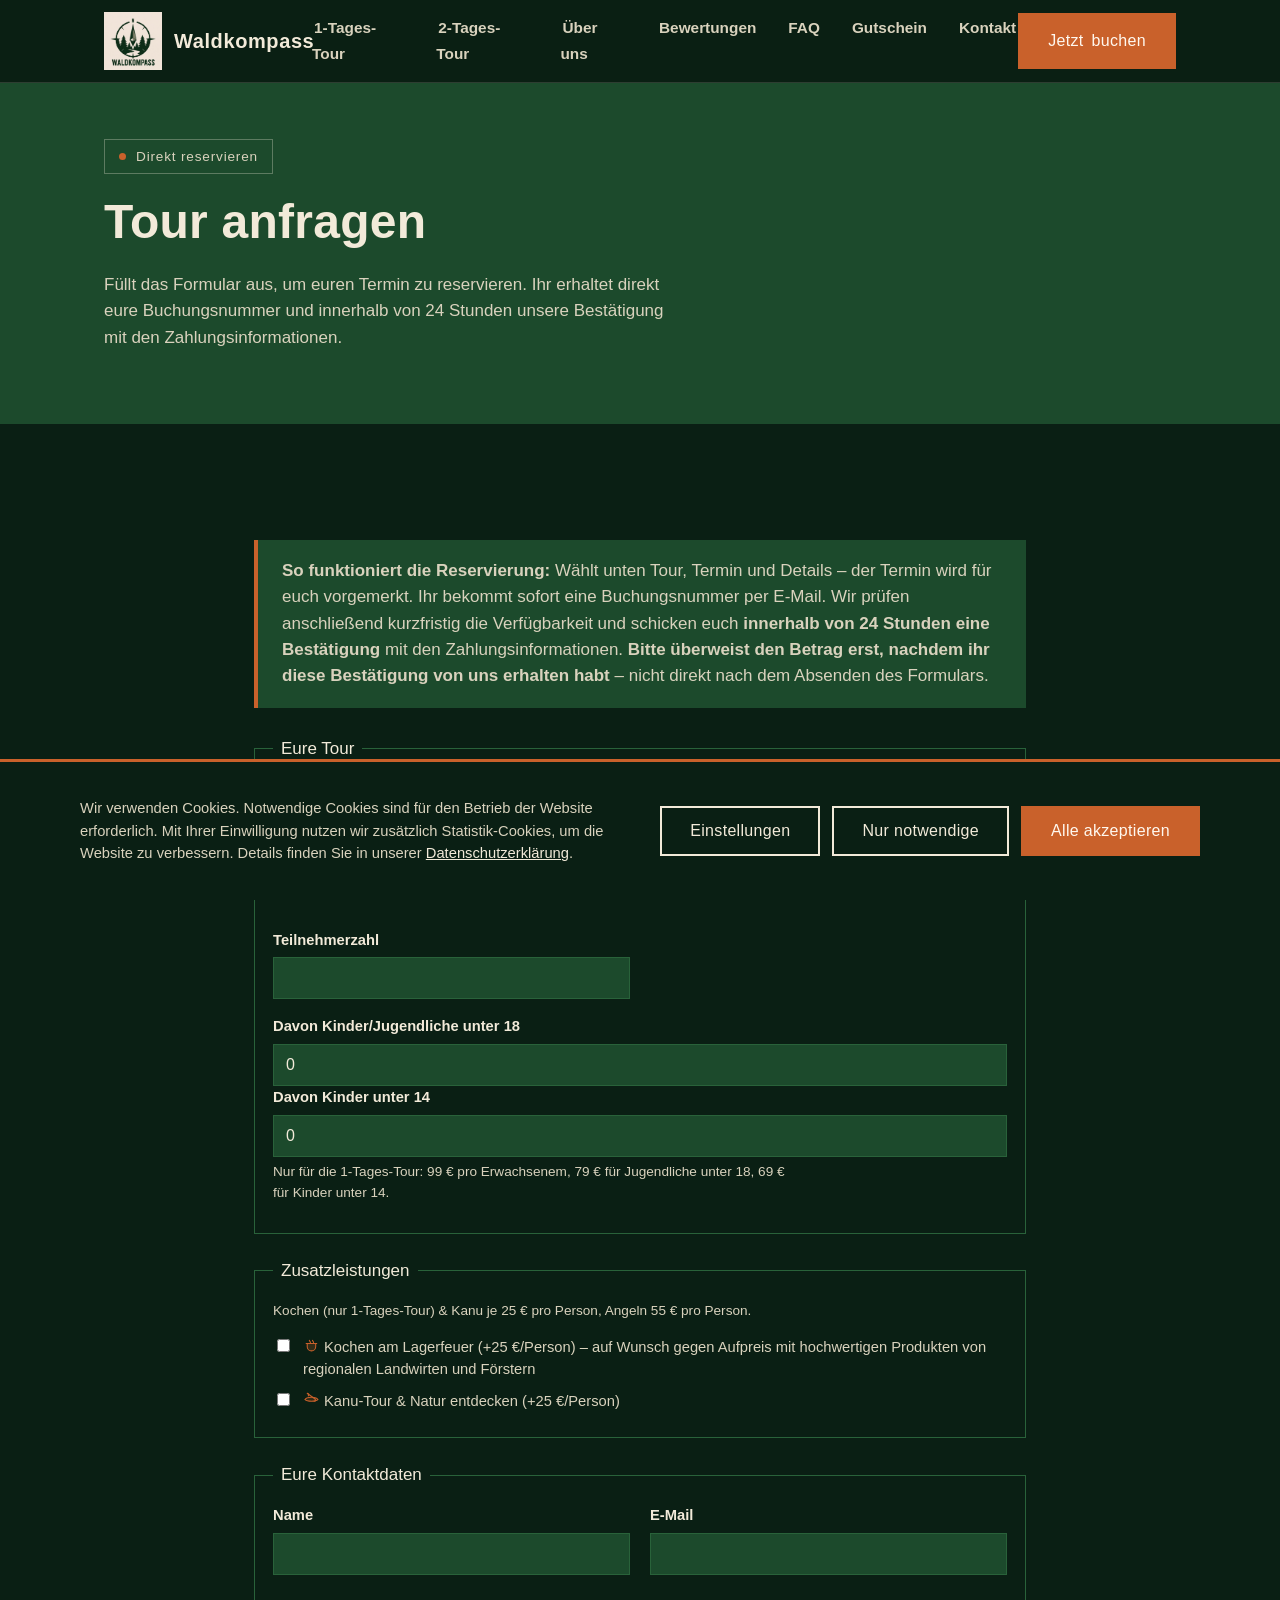
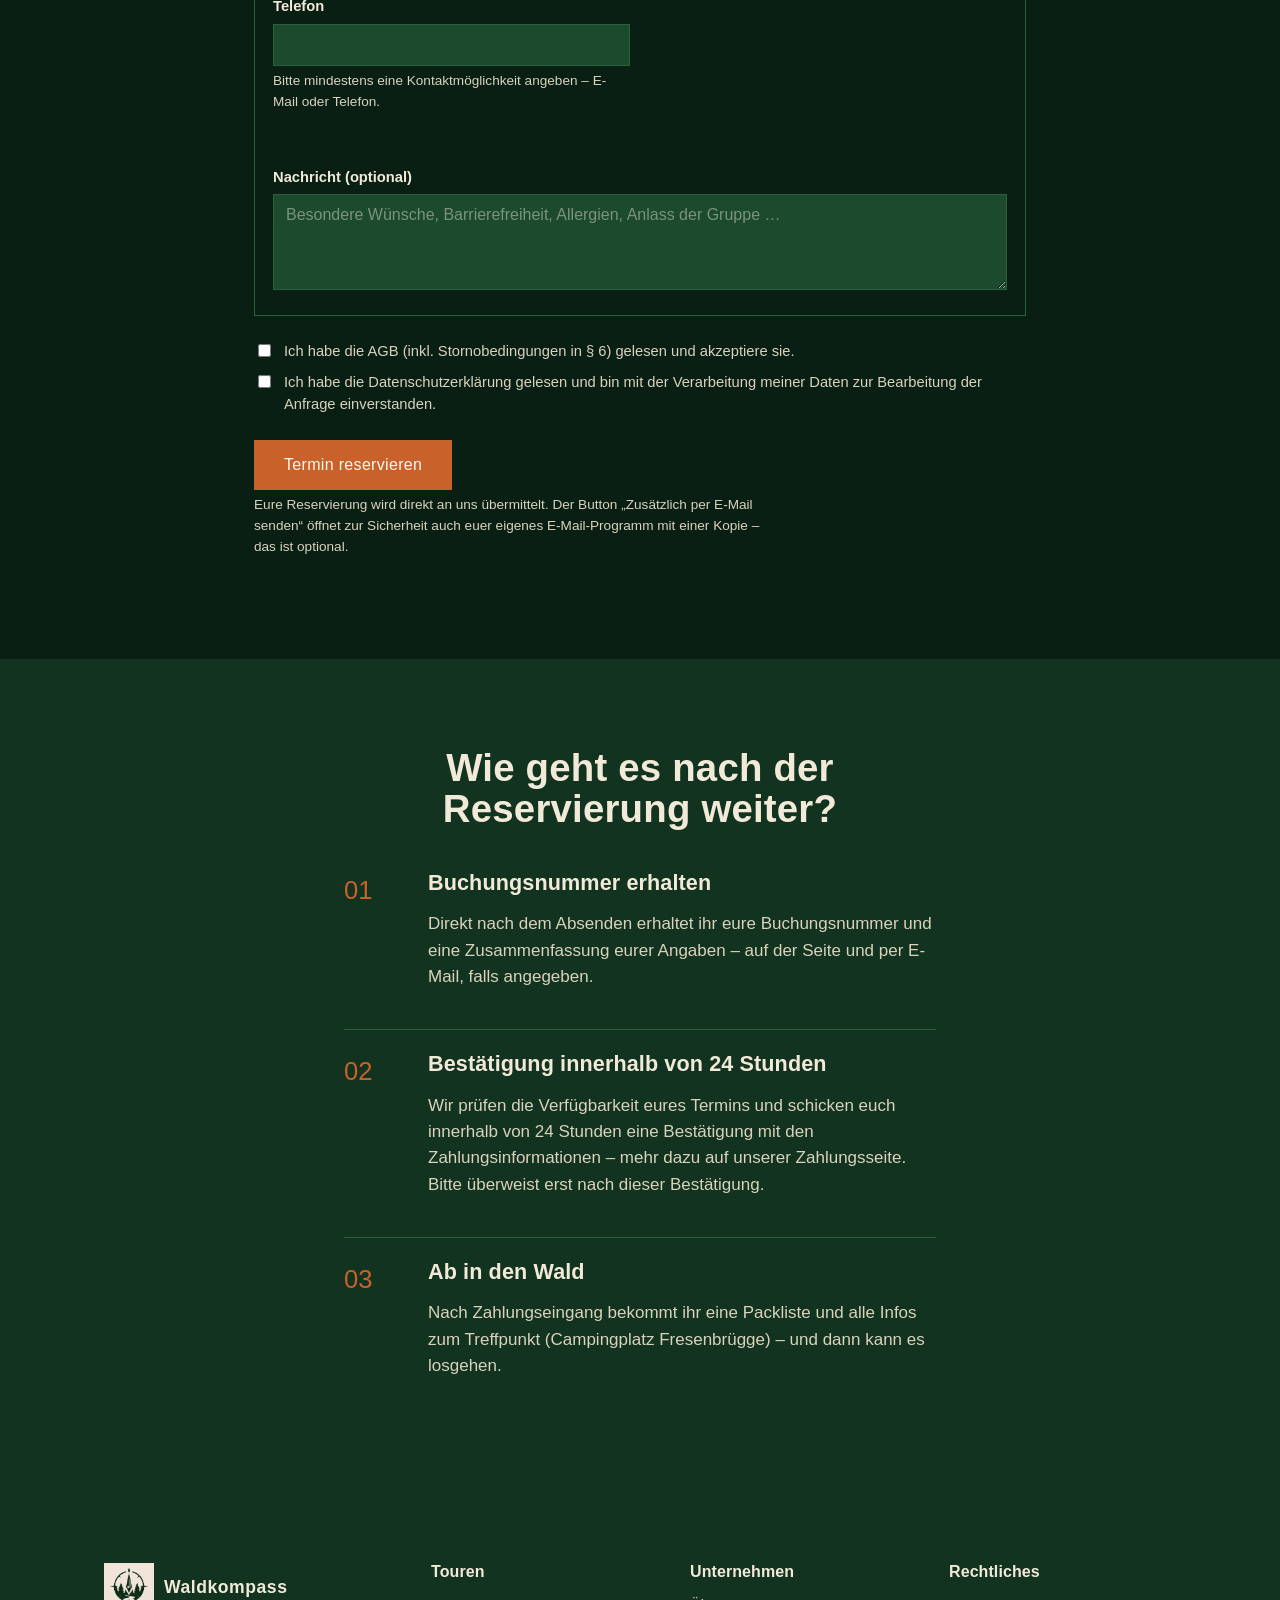
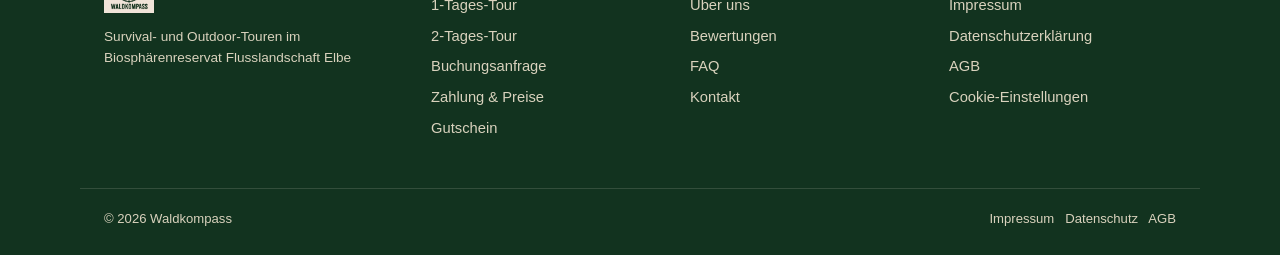
<file: buchung.html>
<!DOCTYPE html>
<html lang="de">
<head>
<meta charset="UTF-8">
<meta name="viewport" content="width=device-width, initial-scale=1.0">
<title>Buchungsanfrage – Waldkompass</title>
<meta name="description" content="Fragt eure Waldkompass-Tour an: 1 oder 2 Tage, Zusatzleistungen und Übernachtung ganz nach Wunsch.">
<link rel="icon" href="images/logo.jpeg">
<link rel="stylesheet" href="css/style.css">
</head>
<body>

<header class="site-header">
  <nav class="nav">
    <a class="nav-brand" href="index.html">
      <img src="images/logo.jpeg" alt="Waldkompass Logo">
      <span>Waldkompass</span>
    </a>
    <button class="nav-toggle" aria-label="Menü öffnen" aria-expanded="false">☰</button>
    <ul class="nav-links">
      <li><a href="tour-1-tag.html">1-Tages-Tour</a></li>
      <li><a href="tour-2-tage.html">2-Tages-Tour</a></li>
      <li><a href="ueber-uns.html">Über uns</a></li>
      <li><a href="bewertungen.html">Bewertungen</a></li>
      <li><a href="faq.html">FAQ</a></li>
      <li><a href="gutschein.html">Gutschein</a></li>
      <li><a href="kontakt.html">Kontakt</a></li>
    </ul>
    <div class="nav-cta">
      <a class="btn btn-primary" href="buchung.html"><span class="long">Jetzt </span>buchen</a>
    </div>
  </nav>
</header>

<section class="section--tight section--pine">
  <div class="container">
    <span class="hero-badge"><span class="dot"></span>Direkt reservieren</span>
    <h1 style="font-size:clamp(2rem,4vw,3rem)">Tour anfragen</h1>
    <p class="lede" style="max-width:60ch">Füllt das Formular aus, um euren Termin zu reservieren. Ihr erhaltet direkt eure Buchungsnummer und innerhalb von 24 Stunden unsere Bestätigung mit den Zahlungsinformationen.</p>
  </div>
</section>

<section class="section">
  <div class="container" style="max-width:820px">

    <div class="callout">
      <strong>So funktioniert die Reservierung:</strong> Wählt unten Tour, Termin und Details – der Termin wird für euch vorgemerkt. Ihr bekommt sofort eine Buchungsnummer per E-Mail. Wir prüfen anschließend kurzfristig die Verfügbarkeit und schicken euch <strong>innerhalb von 24 Stunden eine Bestätigung</strong> mit den Zahlungsinformationen. <strong>Bitte überweist den Betrag erst, nachdem ihr diese Bestätigung von uns erhalten habt</strong> – nicht direkt nach dem Absenden des Formulars.
    </div>

    <form id="booking-form" novalidate>
      <fieldset style="margin-bottom:24px">
        <legend>Eure Tour</legend>
        <div class="form-grid">
          <div>
            <label for="tour-type">Welche Tour interessiert euch?</label>
            <select id="tour-type" name="tour-type" required>
              <option value="1-tag">1-Tages-Tour</option>
              <option value="2-tage">2-Tages-Tour</option>
              <option value="unsicher">Noch unsicher / Beratung gewünscht</option>
            </select>
          </div>
          <div>
            <label for="date-display">Wunschtermin</label>
            <div class="date-picker" style="position:relative">
              <button type="button" id="date-display" class="date-picker-trigger" aria-haspopup="dialog" aria-expanded="false">Datum wählen</button>
              <input type="hidden" id="date" name="date" required>
              <div id="date-picker-popover" class="date-picker-popover" role="dialog" aria-label="Termin auswählen" hidden>
                <div class="date-picker-header">
                  <button type="button" id="date-picker-prev" aria-label="Vorheriger Monat">‹</button>
                  <span id="date-picker-month-label"></span>
                  <button type="button" id="date-picker-next" aria-label="Nächster Monat">›</button>
                </div>
                <div class="date-picker-weekdays">
                  <span>Mo</span><span>Di</span><span>Mi</span><span>Do</span><span>Fr</span><span>Sa</span><span>So</span>
                </div>
                <div id="date-picker-grid" class="date-picker-grid"></div>
              </div>
            </div>
            <p class="field-hint" id="date-hint">Nur Samstage und Sonntage sind auswählbar – bei der 2-Tages-Tour nur Samstage (Beginn der Tour).</p>
          </div>
          <div>
            <label for="participants">Teilnehmerzahl</label>
            <input type="number" id="participants" name="participants" min="1" required>
            <p class="field-hint" id="participants-warning" style="display:none;color:var(--ember-dark)">Unsere Touren sind für Gruppen ab 4 Personen ausgelegt. Wir melden uns, um eine passende Lösung zu finden.</p>
          </div>
          <div id="overnight-field" style="display:none">
            <label for="overnight">Übernachtung (nur 2-Tages-Tour)</label>
            <select id="overnight" name="overnight">
              <option value="camp">Camp im Wald (selbst gebaut)</option>
              <option value="campingplatz">Campingplatz</option>
              <option value="hotel">Hotel in der Nähe</option>
              <option value="offen">Noch offen / Beratung gewünscht</option>
            </select>
          </div>
        </div>
        <div class="form-grid" id="kids-pricing-field" style="margin-top:16px">
          <div>
            <label for="participants-u18">Davon Kinder/Jugendliche unter 18</label>
            <input type="number" id="participants-u18" name="participants-u18" min="0" value="0">
          </div>
          <div>
            <label for="participants-u14">Davon Kinder unter 14</label>
            <input type="number" id="participants-u14" name="participants-u14" min="0" value="0">
          </div>
          <div class="full">
            <p class="field-hint">Nur für die 1-Tages-Tour: 99&nbsp;€ pro Erwachsenem, 79&nbsp;€ für Jugendliche unter 18, 69&nbsp;€ für Kinder unter 14.</p>
            <p class="field-hint" id="kids-warning" style="display:none;color:var(--ember-dark)">⚠️ Bitte prüft die Angaben: "unter 18" und "unter 14" dürfen die Gesamt-Teilnehmerzahl nicht übersteigen, und "unter 14" darf "unter 18" nicht übersteigen.</p>
          </div>
        </div>
      </fieldset>

      <fieldset style="margin-bottom:24px">
        <legend>Zusatzleistungen</legend>
        <p class="field-hint" style="margin-top:0">Kochen (nur 1-Tages-Tour) & Kanu je 25&nbsp;€ pro Person, Angeln 55&nbsp;€ pro Person.</p>
        <div class="check-row" id="kochen-field">
          <input type="checkbox" id="addon-kochen" name="addons" value="Kochen am Lagerfeuer (ggf. mit regionalen Produkten), +25€/Person">
          <label for="addon-kochen"><span class="btn-icon" style="color:var(--ember)"><svg viewBox="0 0 32 32" fill="currentColor" fill-opacity="0.22" stroke="currentColor" stroke-width="2" stroke-linecap="round" stroke-linejoin="round" aria-hidden="true"><path d="M8 16h16v6a8 8 0 01-16 0v-6z"/><path d="M6 16h20" fill="none"/><path d="M12 10c0 2 2 2 2 4M18 10c0 2 2 2 2 4" fill="none"/></svg></span> Kochen am Lagerfeuer (+25&nbsp;€/Person) – auf Wunsch gegen Aufpreis mit hochwertigen Produkten von regionalen Landwirten und Förstern</label>
        </div>
        <p class="field-hint" id="kochen-included-note" style="display:none">Kochen in der Natur ist bei der 2-Tages-Tour bereits im Grundpreis inklusive.</p>
        <div class="check-row">
          <input type="checkbox" id="addon-kanu" name="addons" value="Kanu-Tour & Natur entdecken, +25€/Person">
          <label for="addon-kanu"><span class="btn-icon" style="color:var(--ember)"><svg viewBox="0 0 32 32" fill="currentColor" fill-opacity="0.22" stroke="currentColor" stroke-width="2" stroke-linecap="round" stroke-linejoin="round" aria-hidden="true"><path d="M4 20c4 4 20 4 24 0"/><path d="M4 20c2-6 22-6 24 0"/><path d="M9 9l14 10" fill="none"/><path d="M8 8l3 2-1 3M23 19l1 3-3 1" fill="none"/></svg></span> Kanu-Tour & Natur entdecken (+25&nbsp;€/Person)</label>
        </div>
        <div class="check-row" id="angling-field" style="display:none">
          <input type="checkbox" id="addon-angeln" name="addons" value="Angeln & Fisch essen am Lagerfeuer, +55€/Person">
          <label for="addon-angeln"><span class="btn-icon" style="color:var(--ember)"><svg viewBox="0 0 32 32" fill="currentColor" fill-opacity="0.22" stroke="currentColor" stroke-width="2" stroke-linecap="round" stroke-linejoin="round" aria-hidden="true"><path d="M6 16c4-6 14-6 18 0-4 6-14 6-18 0z"/><path d="M24 16l4-4v8z"/><circle cx="10" cy="15" r="0.9" fill="currentColor" fill-opacity="1" stroke="none"/></svg></span> Angeln & Fisch essen am Lagerfeuer (nur 2-Tages-Tour, +55&nbsp;€/Person)</label>
        </div>
      </fieldset>

      <p class="field-hint" id="weekend-warning" style="display:none;color:var(--ember-dark)">⚠️ Unsere Touren finden nur an Wochenenden statt. Euer Wunschtermin fällt auf einen Werktag – bitte wählt für die 1-Tages-Tour einen Samstag oder Sonntag bzw. für die 2-Tages-Tour einen Samstag als Starttag.</p>

      <div class="price-estimate" id="price-estimate" style="display:none"></div>

      <fieldset style="margin-bottom:24px">
        <legend>Eure Kontaktdaten</legend>
        <div class="form-grid">
          <div><label for="name">Name</label><input type="text" id="name" name="name" required></div>
          <div><label for="email">E-Mail</label><input type="email" id="email" name="email"></div>
          <div>
            <label for="phone">Telefon</label><input type="tel" id="phone" name="phone">
            <p class="field-hint">Bitte mindestens eine Kontaktmöglichkeit angeben – E-Mail oder Telefon.</p>
          </div>
          <div class="full">
            <p class="field-hint" id="contact-warning" style="display:none;color:var(--ember-dark)">⚠️ Bitte gebt E-Mail oder Telefon an, damit wir euch Termin, Angebot und Zahlungsinfos zusenden können.</p>
          </div>
          <div class="full"><label for="message">Nachricht (optional)</label><textarea id="message" name="message" rows="4" placeholder="Besondere Wünsche, Barrierefreiheit, Allergien, Anlass der Gruppe …"></textarea></div>
        </div>
      </fieldset>

      <div class="check-row">
        <input type="checkbox" id="agree-agb" required>
        <label for="agree-agb">Ich habe die <a href="agb.html" target="_blank">AGB</a> (inkl. Stornobedingungen in § 6) gelesen und akzeptiere sie.</label>
      </div>
      <div class="check-row">
        <input type="checkbox" id="agree-privacy" required>
        <label for="agree-privacy">Ich habe die <a href="datenschutz.html" target="_blank">Datenschutzerklärung</a> gelesen und bin mit der Verarbeitung meiner Daten zur Bearbeitung der Anfrage einverstanden.</label>
      </div>

      <div style="margin-top:24px;display:flex;gap:14px;flex-wrap:wrap;align-items:center">
        <button type="submit" class="btn btn-primary">Termin reservieren</button>
        <a id="booking-mailto" class="btn" style="display:none" href="#">Zusätzlich per E-Mail senden (optional)</a>
      </div>
      <p class="field-hint">Eure Reservierung wird direkt an uns übermittelt. Der Button „Zusätzlich per E-Mail senden“ öffnet zur Sicherheit auch euer eigenes E-Mail-Programm mit einer Kopie – das ist optional.</p>
    </form>

    <div id="booking-summary" class="form-summary" style="display:none;margin-top:32px"></div>

  </div>
</section>

<section class="section section--paper2">
  <div class="container center" style="max-width:640px">
    <h2>Wie geht es nach der Reservierung weiter?</h2>
    <div class="steps" style="text-align:left">
      <div class="step"><div class="step-num"></div><div><h3>Buchungsnummer erhalten</h3><p>Direkt nach dem Absenden erhaltet ihr eure Buchungsnummer und eine Zusammenfassung eurer Angaben – auf der Seite und per E-Mail, falls angegeben.</p></div></div>
      <div class="step"><div class="step-num"></div><div><h3>Bestätigung innerhalb von 24 Stunden</h3><p>Wir prüfen die Verfügbarkeit eures Termins und schicken euch innerhalb von 24 Stunden eine Bestätigung mit den Zahlungsinformationen – mehr dazu auf unserer <a href="zahlung.html">Zahlungsseite</a>. Bitte überweist erst nach dieser Bestätigung.</p></div></div>
      <div class="step"><div class="step-num"></div><div><h3>Ab in den Wald</h3><p>Nach Zahlungseingang bekommt ihr eine Packliste und alle Infos zum Treffpunkt (Campingplatz Fresenbrügge) – und dann kann es losgehen.</p></div></div>
    </div>
  </div>
</section>

<footer class="site-footer">
  <div class="container footer-grid">
    <div>
      <div class="footer-brand"><img src="images/logo.jpeg" alt="Waldkompass Logo"><span>Waldkompass</span></div>
      <p class="small">Survival- und Outdoor-Touren im Biosphärenreservat Flusslandschaft Elbe</p>
    </div>
    <div>
      <h4>Touren</h4>
      <ul>
        <li><a href="tour-1-tag.html">1-Tages-Tour</a></li>
        <li><a href="tour-2-tage.html">2-Tages-Tour</a></li>
        <li><a href="buchung.html">Buchungsanfrage</a></li>
        <li><a href="zahlung.html">Zahlung & Preise</a></li>
      <li><a href="gutschein.html">Gutschein</a></li>
      </ul>
    </div>
    <div>
      <h4>Unternehmen</h4>
      <ul>
        <li><a href="ueber-uns.html">Über uns</a></li>
        <li><a href="bewertungen.html">Bewertungen</a></li>
        <li><a href="faq.html">FAQ</a></li>
        <li><a href="kontakt.html">Kontakt</a></li>
      </ul>
    </div>
    <div>
      <h4>Rechtliches</h4>
      <ul>
        <li><a href="impressum.html">Impressum</a></li>
        <li><a href="datenschutz.html">Datenschutzerklärung</a></li>
        <li><a href="agb.html">AGB</a></li>
        <li><a href="#" onclick="window.waldkompassOpenCookieSettings();return false;">Cookie-Einstellungen</a></li>
      </ul>
    </div>
  </div>
  <div class="container footer-bottom">
    <span>© 2026 Waldkompass</span>
    <span><a href="impressum.html">Impressum</a> &nbsp; <a href="datenschutz.html">Datenschutz</a> &nbsp; <a href="agb.html">AGB</a></span>
  </div>
</footer>
<script src="js/script.js"></script>
</body>
</html>
</file>
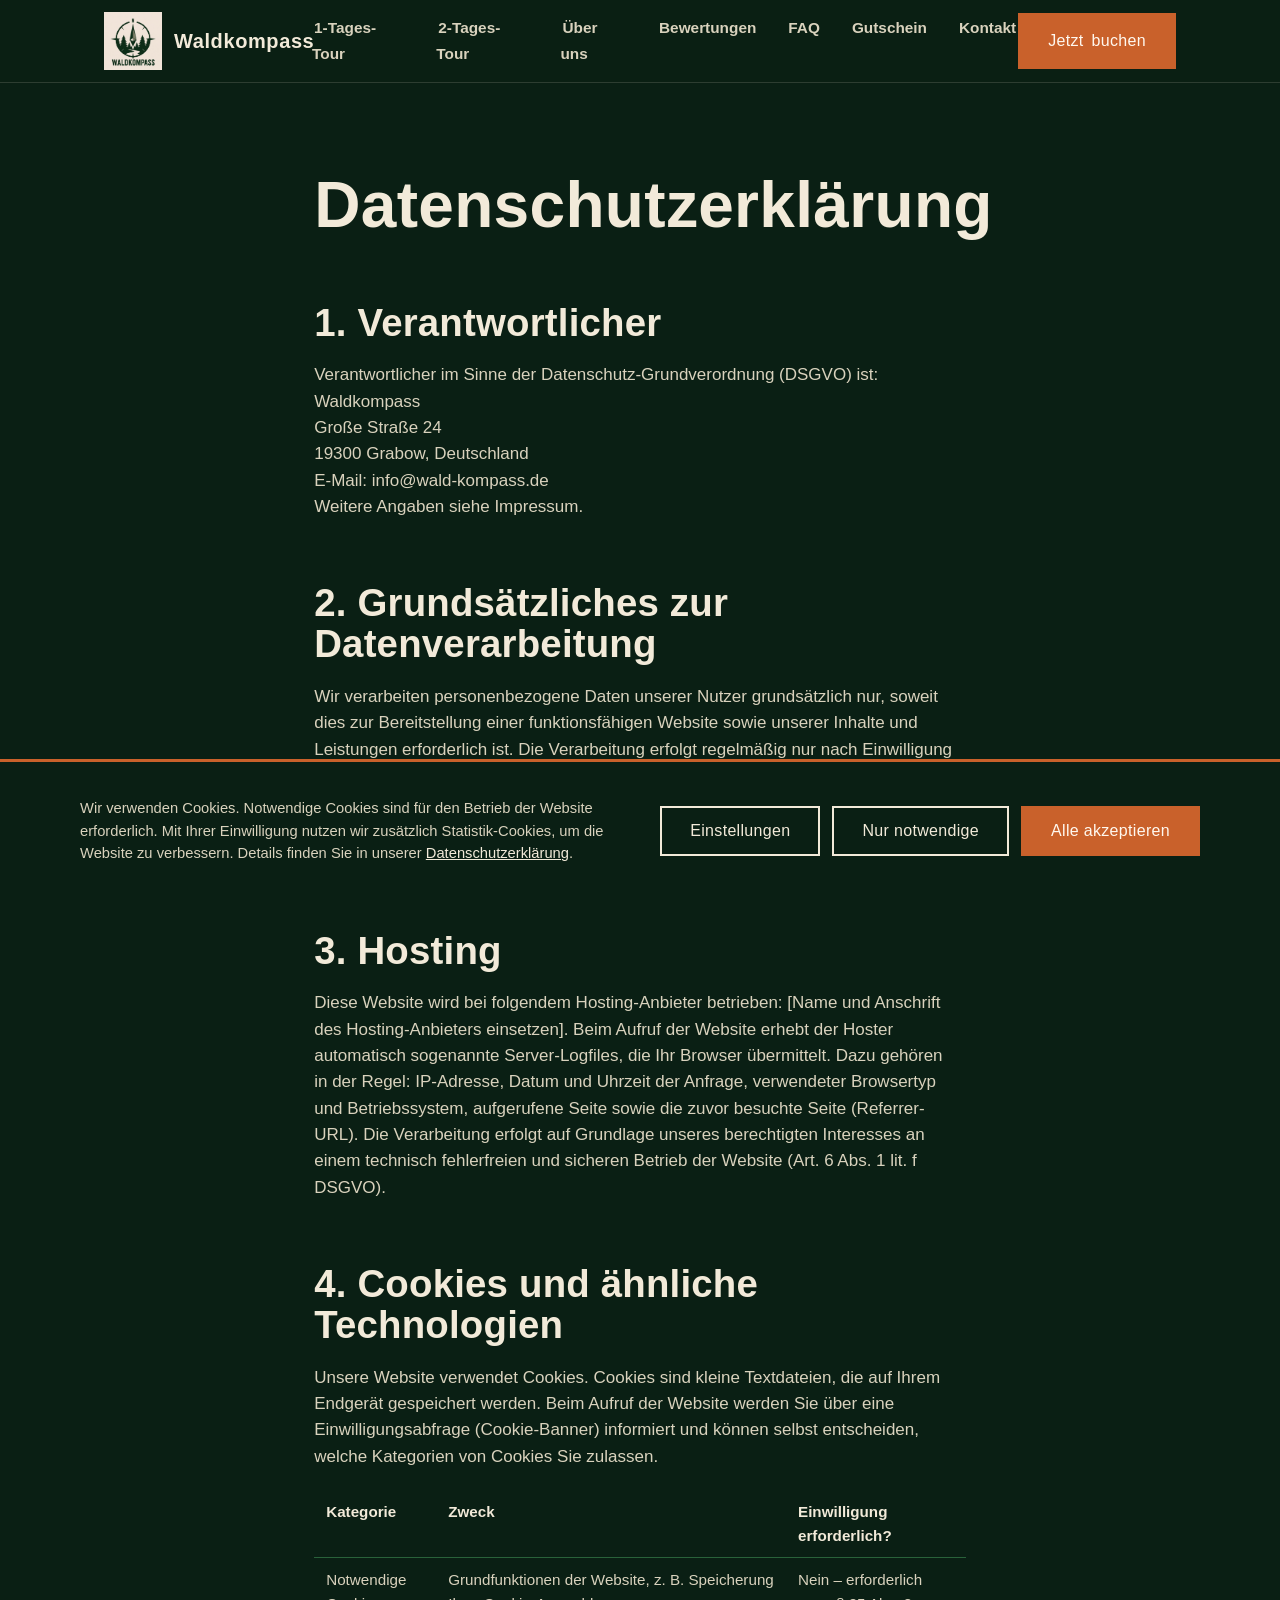
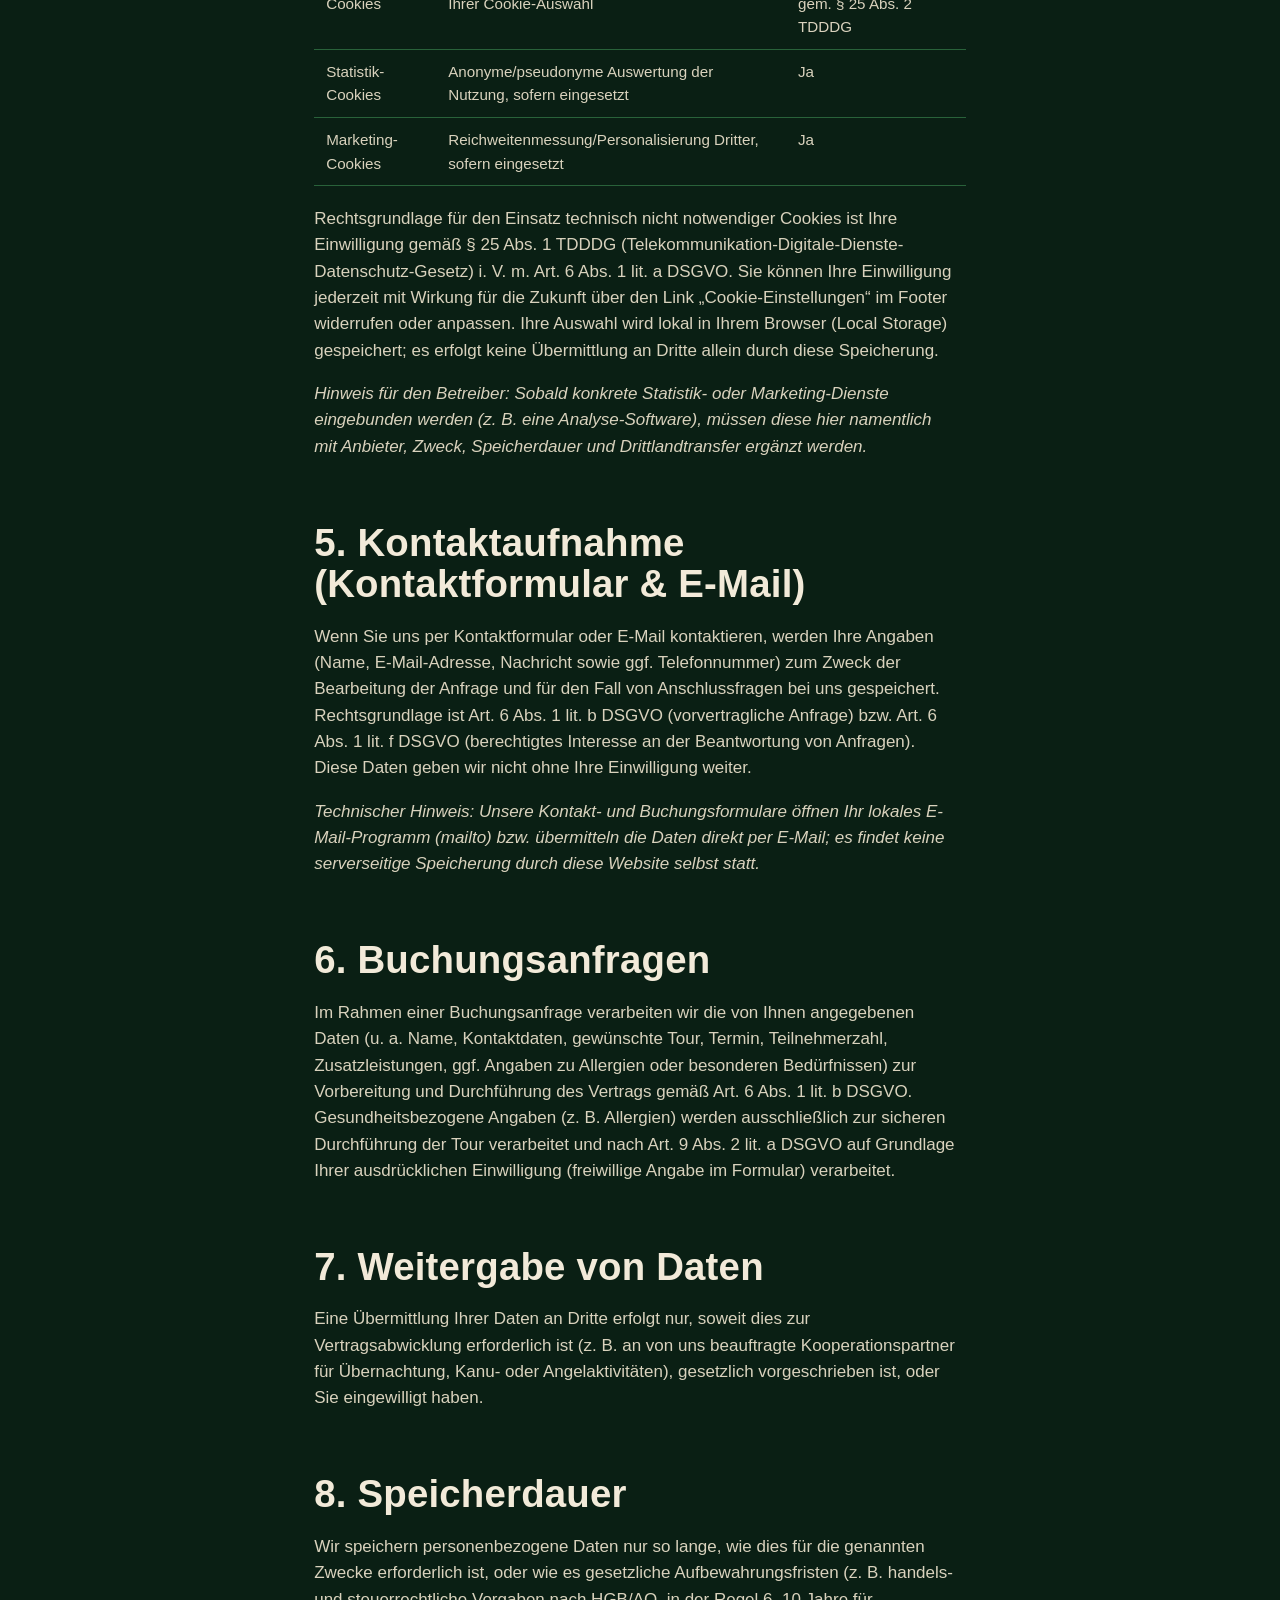
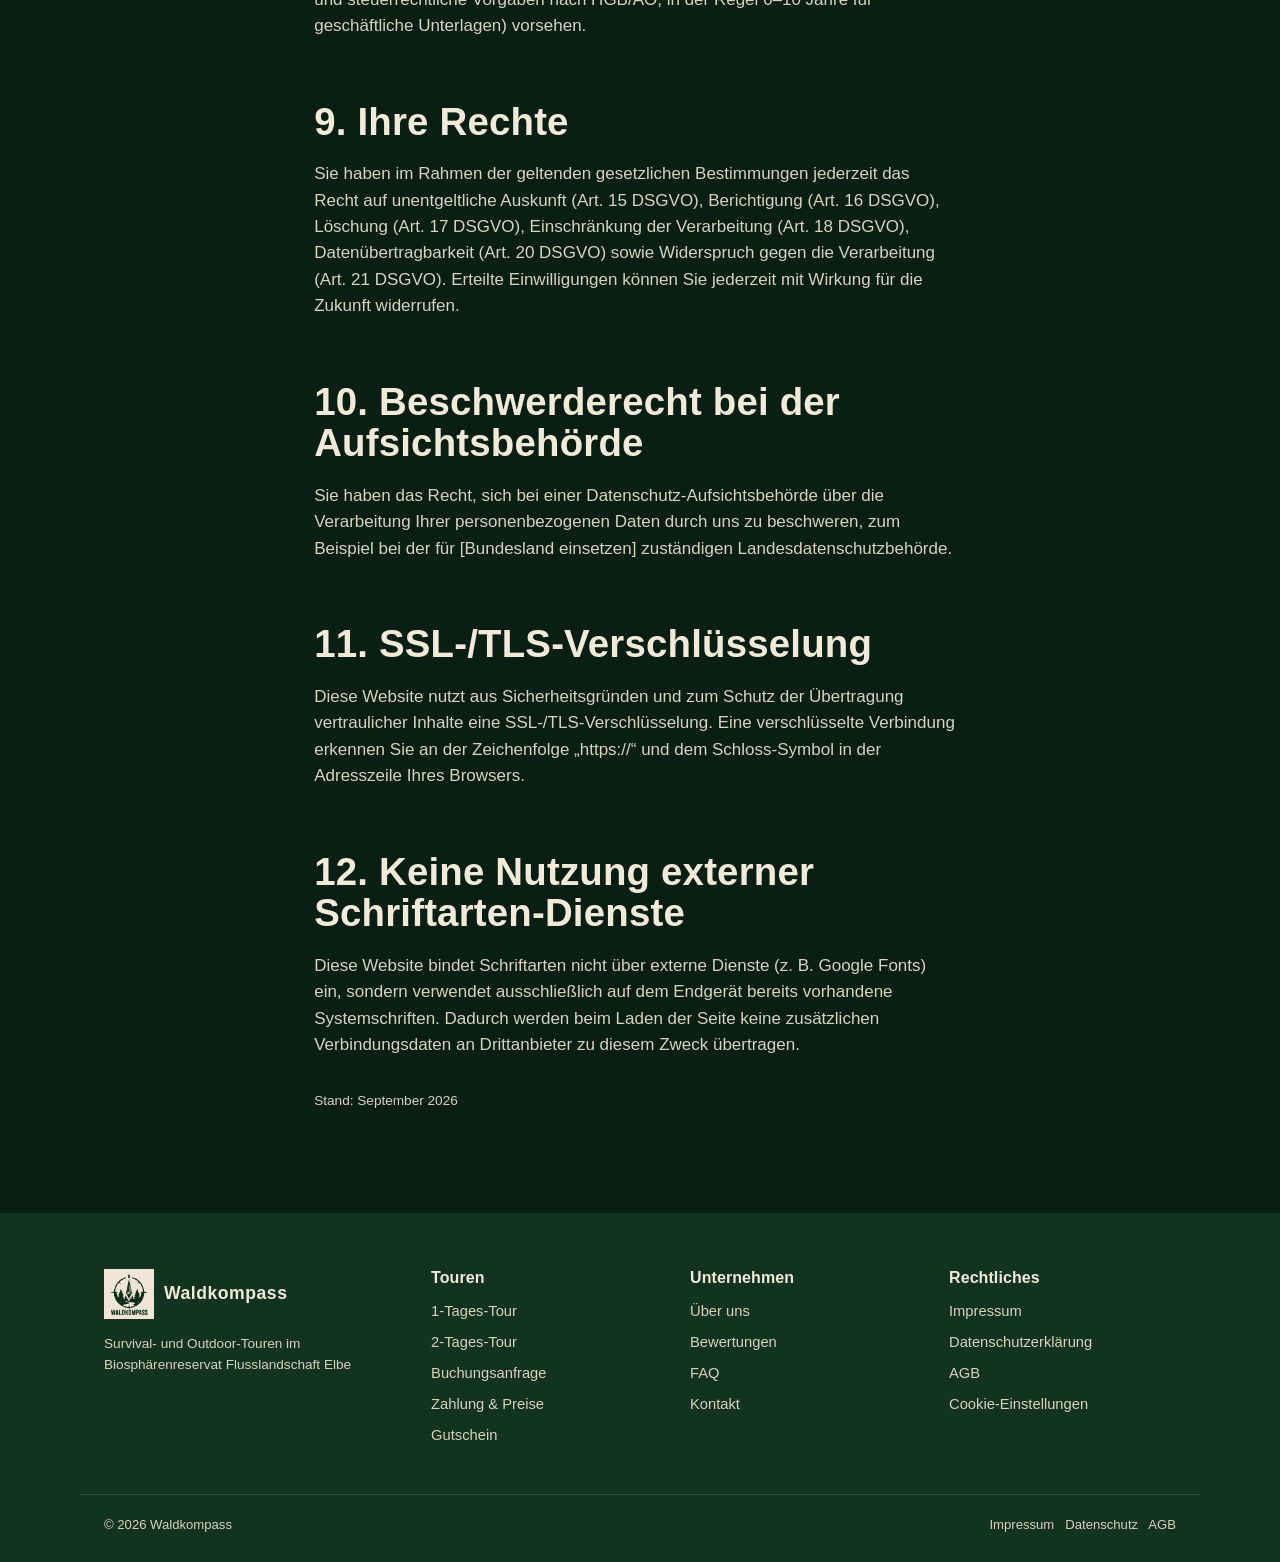
<file: datenschutz.html>
<!DOCTYPE html>
<html lang="de">
<head>
<meta charset="UTF-8">
<meta name="viewport" content="width=device-width, initial-scale=1.0">
<title>Datenschutzerklärung – Waldkompass</title>
<link rel="icon" href="images/logo.jpeg">
<link rel="stylesheet" href="css/style.css">
</head>
<body>

<header class="site-header">
  <nav class="nav">
    <a class="nav-brand" href="index.html">
      <img src="images/logo.jpeg" alt="Waldkompass Logo">
      <span>Waldkompass</span>
    </a>
    <button class="nav-toggle" aria-label="Menü öffnen" aria-expanded="false">☰</button>
    <ul class="nav-links">
      <li><a href="tour-1-tag.html">1-Tages-Tour</a></li>
      <li><a href="tour-2-tage.html">2-Tages-Tour</a></li>
      <li><a href="ueber-uns.html">Über uns</a></li>
      <li><a href="bewertungen.html">Bewertungen</a></li>
      <li><a href="faq.html">FAQ</a></li>
      <li><a href="gutschein.html">Gutschein</a></li>
      <li><a href="kontakt.html">Kontakt</a></li>
    </ul>
    <div class="nav-cta">
      <a class="btn btn-primary" href="buchung.html"><span class="long">Jetzt </span>buchen</a>
    </div>
  </nav>
</header>

<section class="section">
  <div class="container legal-page">
    <h1>Datenschutzerklärung</h1>

    <h2>1. Verantwortlicher</h2>
    <p>
      Verantwortlicher im Sinne der Datenschutz-Grundverordnung (DSGVO) ist:<br>
      Waldkompass<br>
      Große Straße 24<br>
      19300 Grabow, Deutschland<br>
      E-Mail: <a href="mailto:info@wald-kompass.de">info@wald-kompass.de</a><br>
      Weitere Angaben siehe <a href="impressum.html">Impressum</a>.
    </p>

    <h2>2. Grundsätzliches zur Datenverarbeitung</h2>
    <p>Wir verarbeiten personenbezogene Daten unserer Nutzer grundsätzlich nur, soweit dies zur Bereitstellung einer funktionsfähigen Website sowie unserer Inhalte und Leistungen erforderlich ist. Die Verarbeitung erfolgt regelmäßig nur nach Einwilligung der Nutzer (Art. 6 Abs. 1 lit. a DSGVO), zur Erfüllung eines Vertrags bzw. vorvertraglicher Maßnahmen (Art. 6 Abs. 1 lit. b DSGVO), zur Wahrung berechtigter Interessen (Art. 6 Abs. 1 lit. f DSGVO) oder aufgrund gesetzlicher Verpflichtungen (Art. 6 Abs. 1 lit. c DSGVO).</p>

    <h2>3. Hosting</h2>
    <p>Diese Website wird bei folgendem Hosting-Anbieter betrieben: [Name und Anschrift des Hosting-Anbieters einsetzen]. Beim Aufruf der Website erhebt der Hoster automatisch sogenannte Server-Logfiles, die Ihr Browser übermittelt. Dazu gehören in der Regel: IP-Adresse, Datum und Uhrzeit der Anfrage, verwendeter Browsertyp und Betriebssystem, aufgerufene Seite sowie die zuvor besuchte Seite (Referrer-URL). Die Verarbeitung erfolgt auf Grundlage unseres berechtigten Interesses an einem technisch fehlerfreien und sicheren Betrieb der Website (Art. 6 Abs. 1 lit. f DSGVO).</p>

    <h2>4. Cookies und ähnliche Technologien</h2>
    <p>Unsere Website verwendet Cookies. Cookies sind kleine Textdateien, die auf Ihrem Endgerät gespeichert werden. Beim Aufruf der Website werden Sie über eine Einwilligungsabfrage (Cookie-Banner) informiert und können selbst entscheiden, welche Kategorien von Cookies Sie zulassen.</p>
    <table>
      <thead><tr><th>Kategorie</th><th>Zweck</th><th>Einwilligung erforderlich?</th></tr></thead>
      <tbody>
        <tr><td>Notwendige Cookies</td><td>Grundfunktionen der Website, z.&nbsp;B. Speicherung Ihrer Cookie-Auswahl</td><td>Nein – erforderlich gem. § 25 Abs. 2 TDDDG</td></tr>
        <tr><td>Statistik-Cookies</td><td>Anonyme/pseudonyme Auswertung der Nutzung, sofern eingesetzt</td><td>Ja</td></tr>
        <tr><td>Marketing-Cookies</td><td>Reichweitenmessung/Personalisierung Dritter, sofern eingesetzt</td><td>Ja</td></tr>
      </tbody>
    </table>
    <p>Rechtsgrundlage für den Einsatz technisch nicht notwendiger Cookies ist Ihre Einwilligung gemäß § 25 Abs. 1 TDDDG (Telekommunikation-Digitale-Dienste-Datenschutz-Gesetz) i.&nbsp;V.&nbsp;m. Art. 6 Abs. 1 lit. a DSGVO. Sie können Ihre Einwilligung jederzeit mit Wirkung für die Zukunft über den Link „Cookie-Einstellungen“ im Footer widerrufen oder anpassen. Ihre Auswahl wird lokal in Ihrem Browser (Local Storage) gespeichert; es erfolgt keine Übermittlung an Dritte allein durch diese Speicherung.</p>
    <p><em>Hinweis für den Betreiber: Sobald konkrete Statistik- oder Marketing-Dienste eingebunden werden (z.&nbsp;B. eine Analyse-Software), müssen diese hier namentlich mit Anbieter, Zweck, Speicherdauer und Drittlandtransfer ergänzt werden.</em></p>

    <h2>5. Kontaktaufnahme (Kontaktformular & E-Mail)</h2>
    <p>Wenn Sie uns per Kontaktformular oder E-Mail kontaktieren, werden Ihre Angaben (Name, E-Mail-Adresse, Nachricht sowie ggf. Telefonnummer) zum Zweck der Bearbeitung der Anfrage und für den Fall von Anschlussfragen bei uns gespeichert. Rechtsgrundlage ist Art. 6 Abs. 1 lit. b DSGVO (vorvertragliche Anfrage) bzw. Art. 6 Abs. 1 lit. f DSGVO (berechtigtes Interesse an der Beantwortung von Anfragen). Diese Daten geben wir nicht ohne Ihre Einwilligung weiter.</p>
    <p><em>Technischer Hinweis: Unsere Kontakt- und Buchungsformulare öffnen Ihr lokales E-Mail-Programm (mailto) bzw. übermitteln die Daten direkt per E-Mail; es findet keine serverseitige Speicherung durch diese Website selbst statt.</em></p>

    <h2>6. Buchungsanfragen</h2>
    <p>Im Rahmen einer Buchungsanfrage verarbeiten wir die von Ihnen angegebenen Daten (u.&nbsp;a. Name, Kontaktdaten, gewünschte Tour, Termin, Teilnehmerzahl, Zusatzleistungen, ggf. Angaben zu Allergien oder besonderen Bedürfnissen) zur Vorbereitung und Durchführung des Vertrags gemäß Art. 6 Abs. 1 lit. b DSGVO. Gesundheitsbezogene Angaben (z.&nbsp;B. Allergien) werden ausschließlich zur sicheren Durchführung der Tour verarbeitet und nach Art. 9 Abs. 2 lit. a DSGVO auf Grundlage Ihrer ausdrücklichen Einwilligung (freiwillige Angabe im Formular) verarbeitet.</p>

    <h2>7. Weitergabe von Daten</h2>
    <p>Eine Übermittlung Ihrer Daten an Dritte erfolgt nur, soweit dies zur Vertragsabwicklung erforderlich ist (z.&nbsp;B. an von uns beauftragte Kooperationspartner für Übernachtung, Kanu- oder Angelaktivitäten), gesetzlich vorgeschrieben ist, oder Sie eingewilligt haben.</p>

    <h2>8. Speicherdauer</h2>
    <p>Wir speichern personenbezogene Daten nur so lange, wie dies für die genannten Zwecke erforderlich ist, oder wie es gesetzliche Aufbewahrungsfristen (z.&nbsp;B. handels- und steuerrechtliche Vorgaben nach HGB/AO, in der Regel 6–10 Jahre für geschäftliche Unterlagen) vorsehen.</p>

    <h2>9. Ihre Rechte</h2>
    <p>Sie haben im Rahmen der geltenden gesetzlichen Bestimmungen jederzeit das Recht auf unentgeltliche Auskunft (Art. 15 DSGVO), Berichtigung (Art. 16 DSGVO), Löschung (Art. 17 DSGVO), Einschränkung der Verarbeitung (Art. 18 DSGVO), Datenübertragbarkeit (Art. 20 DSGVO) sowie Widerspruch gegen die Verarbeitung (Art. 21 DSGVO). Erteilte Einwilligungen können Sie jederzeit mit Wirkung für die Zukunft widerrufen.</p>

    <h2>10. Beschwerderecht bei der Aufsichtsbehörde</h2>
    <p>Sie haben das Recht, sich bei einer Datenschutz-Aufsichtsbehörde über die Verarbeitung Ihrer personenbezogenen Daten durch uns zu beschweren, zum Beispiel bei der für [Bundesland einsetzen] zuständigen Landesdatenschutzbehörde.</p>

    <h2>11. SSL-/TLS-Verschlüsselung</h2>
    <p>Diese Website nutzt aus Sicherheitsgründen und zum Schutz der Übertragung vertraulicher Inhalte eine SSL-/TLS-Verschlüsselung. Eine verschlüsselte Verbindung erkennen Sie an der Zeichenfolge „https://“ und dem Schloss-Symbol in der Adresszeile Ihres Browsers.</p>

    <h2>12. Keine Nutzung externer Schriftarten-Dienste</h2>
    <p>Diese Website bindet Schriftarten nicht über externe Dienste (z.&nbsp;B. Google Fonts) ein, sondern verwendet ausschließlich auf dem Endgerät bereits vorhandene Systemschriften. Dadurch werden beim Laden der Seite keine zusätzlichen Verbindungsdaten an Drittanbieter zu diesem Zweck übertragen.</p>

    <p class="small" style="margin-top:32px">Stand: September 2026</p>
  </div>
</section>

<footer class="site-footer">
  <div class="container footer-grid">
    <div>
      <div class="footer-brand"><img src="images/logo.jpeg" alt="Waldkompass Logo"><span>Waldkompass</span></div>
      <p class="small">Survival- und Outdoor-Touren im Biosphärenreservat Flusslandschaft Elbe</p>
    </div>
    <div>
      <h4>Touren</h4>
      <ul>
        <li><a href="tour-1-tag.html">1-Tages-Tour</a></li>
        <li><a href="tour-2-tage.html">2-Tages-Tour</a></li>
        <li><a href="buchung.html">Buchungsanfrage</a></li>
        <li><a href="zahlung.html">Zahlung & Preise</a></li>
      <li><a href="gutschein.html">Gutschein</a></li>
      </ul>
    </div>
    <div>
      <h4>Unternehmen</h4>
      <ul>
        <li><a href="ueber-uns.html">Über uns</a></li>
        <li><a href="bewertungen.html">Bewertungen</a></li>
        <li><a href="faq.html">FAQ</a></li>
        <li><a href="kontakt.html">Kontakt</a></li>
      </ul>
    </div>
    <div>
      <h4>Rechtliches</h4>
      <ul>
        <li><a href="impressum.html">Impressum</a></li>
        <li><a href="datenschutz.html">Datenschutzerklärung</a></li>
        <li><a href="agb.html">AGB</a></li>
        <li><a href="#" onclick="window.waldkompassOpenCookieSettings();return false;">Cookie-Einstellungen</a></li>
      </ul>
    </div>
  </div>
  <div class="container footer-bottom">
    <span>© 2026 Waldkompass</span>
    <span><a href="impressum.html">Impressum</a> &nbsp; <a href="datenschutz.html">Datenschutz</a> &nbsp; <a href="agb.html">AGB</a></span>
  </div>
</footer>
<script src="js/script.js"></script>
</body>
</html>
</file>
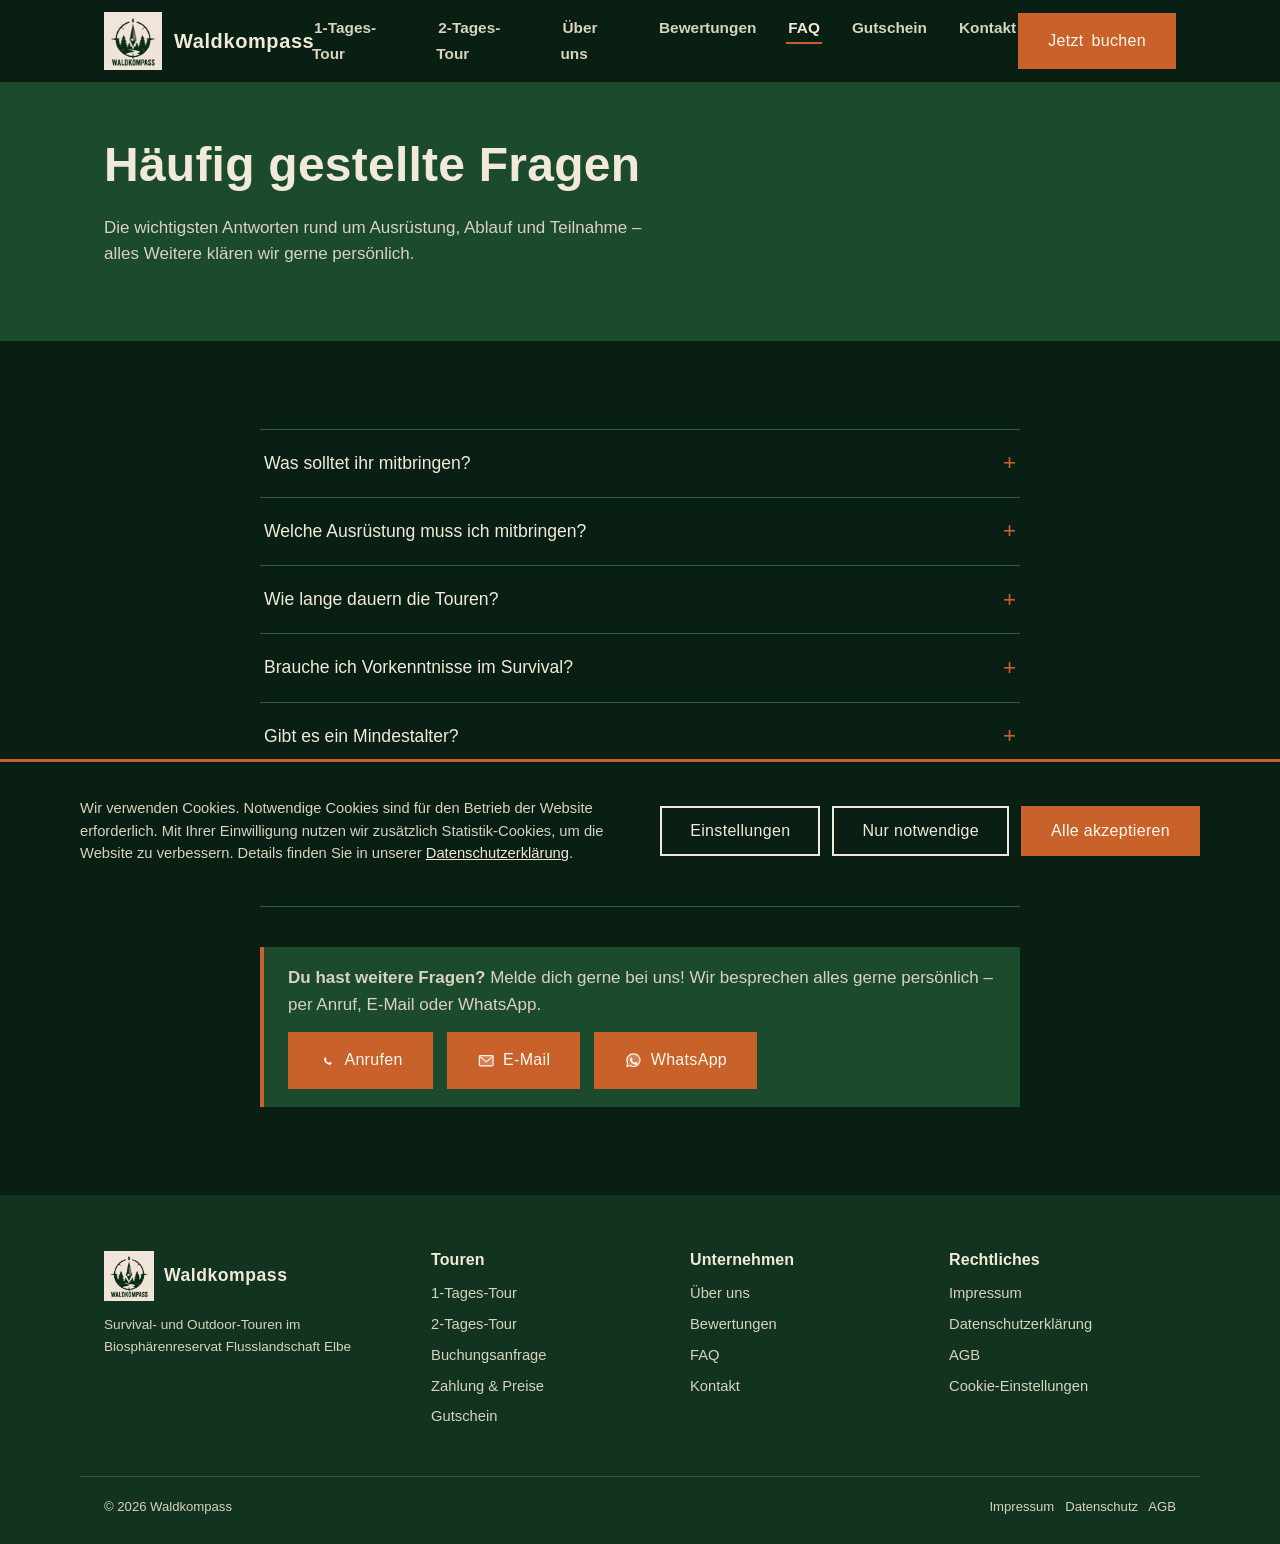
<file: faq.html>
<!DOCTYPE html>
<html lang="de">
<head>
<meta charset="UTF-8">
<meta name="viewport" content="width=device-width, initial-scale=1.0">
<title>FAQ – Waldkompass</title>
<meta name="description" content="Häufig gestellte Fragen zu Ausrüstung, Tourdauer, Vorkenntnissen, Mindestalter und Kleidung bei Waldkompass.">
<link rel="icon" href="images/logo.jpeg">
<link rel="stylesheet" href="css/style.css">
</head>
<body>

<header class="site-header">
  <nav class="nav">
    <a class="nav-brand" href="index.html">
      <img src="images/logo.jpeg" alt="Waldkompass Logo">
      <span>Waldkompass</span>
    </a>
    <button class="nav-toggle" aria-label="Menü öffnen" aria-expanded="false">☰</button>
    <ul class="nav-links">
      <li><a href="tour-1-tag.html">1-Tages-Tour</a></li>
      <li><a href="tour-2-tage.html">2-Tages-Tour</a></li>
      <li><a href="ueber-uns.html">Über uns</a></li>
      <li><a href="bewertungen.html">Bewertungen</a></li>
      <li><a class="active" href="faq.html">FAQ</a></li>
      <li><a href="gutschein.html">Gutschein</a></li>
      <li><a href="kontakt.html">Kontakt</a></li>
    </ul>
    <div class="nav-cta">
      <a class="btn btn-primary" href="buchung.html"><span class="long">Jetzt </span>buchen</a>
    </div>
  </nav>
</header>

<section class="section--tight section--pine">
  <div class="container">
    <h1 style="font-size:clamp(2rem,4vw,3rem)">Häufig gestellte Fragen</h1>
    <p class="lede" style="max-width:60ch">Die wichtigsten Antworten rund um Ausrüstung, Ablauf und Teilnahme – alles Weitere klären wir gerne persönlich.</p>
  </div>
</section>

<section class="section">
  <div class="container">
    <div class="faq-list">
      <details class="faq-item">
        <summary>Was solltet ihr mitbringen?</summary>
        <p>Für die Waldkompass-Testtour benötigt ihr keine besondere Ausrüstung. Bitte bringt jedoch Folgendes mit:</p>
        <ul class="packing-list">
          <li><span class="glyph"><svg viewBox="0 0 32 32" fill="currentColor" fill-opacity="0.22" stroke="currentColor" stroke-width="2" stroke-linecap="round" stroke-linejoin="round" aria-hidden="true"><path d="M11 6l5 3 5-3 5 4-3 3v14H9V13L6 10z"/></svg></span>Wetterangepasste Kleidung</li>
          <li><span class="glyph"><svg viewBox="0 0 32 32" fill="currentColor" fill-opacity="0.22" stroke="currentColor" stroke-width="2" stroke-linecap="round" stroke-linejoin="round" aria-hidden="true"><path d="M11 5h5v12l4 2h7v6a2 2 0 01-2 2H9a2 2 0 01-2-2v-7z"/></svg></span>Festes, geschlossenes Schuhwerk</li>
          <li><span class="glyph"><svg viewBox="0 0 32 32" fill="currentColor" fill-opacity="0.22" stroke="currentColor" stroke-width="2" stroke-linecap="round" stroke-linejoin="round" aria-hidden="true"><path d="M10 5h12l1 22h-5l-2-13-2 13H9z"/></svg></span>Lange Hose</li>
          <li><span class="glyph"><svg viewBox="0 0 32 32" fill="currentColor" fill-opacity="0.22" stroke="currentColor" stroke-width="2" stroke-linecap="round" stroke-linejoin="round" aria-hidden="true"><path d="M16 5a11 11 0 0111 11H5A11 11 0 0116 5z"/><path d="M16 16v10a3 3 0 006 0" fill="none"/></svg></span>Regenjacke/Wetterschutz</li>
          <li><span class="glyph"><svg viewBox="0 0 32 32" fill="currentColor" fill-opacity="0.22" stroke="currentColor" stroke-width="2" stroke-linecap="round" stroke-linejoin="round" aria-hidden="true"><rect x="8" y="14" width="16" height="15" rx="4"/><path d="M12 14v-5a2 2 0 012-2h4a2 2 0 012 2v5" fill="none"/><rect x="12" y="19" width="8" height="4" rx="1" fill="none"/></svg></span>Kleinen Rucksack</li>
          <li><span class="glyph"><svg viewBox="0 0 32 32" fill="currentColor" fill-opacity="0.22" stroke="currentColor" stroke-width="2" stroke-linecap="round" stroke-linejoin="round" aria-hidden="true"><path d="M16 4c4 6 8 11 8 16a8 8 0 01-16 0c0-5 4-10 8-16z"/></svg></span>1,5–2 Liter Trinkwasser</li>
          <li><span class="glyph"><svg viewBox="0 0 32 32" fill="currentColor" fill-opacity="0.22" stroke="currentColor" stroke-width="2" stroke-linecap="round" stroke-linejoin="round" aria-hidden="true"><circle cx="16" cy="16" r="6"/><path d="M16 4v4M16 24v4M4 16h4M24 16h4M7.5 7.5l2.5 2.5M22 22l2.5 2.5M24.5 7.5L22 10M10 22l-2.5 2.5" fill="none"/></svg></span>Sonnencreme/Sonnenschutz</li>
          <li><span class="glyph"><svg viewBox="0 0 32 32" fill="currentColor" fill-opacity="0.22" stroke="currentColor" stroke-width="2" stroke-linecap="round" stroke-linejoin="round" aria-hidden="true"><ellipse cx="16" cy="19" rx="5" ry="7"/><circle cx="16" cy="9" r="3"/><path d="M8 15l-4-3M8 19l-5 1M8 23l-4 3M24 15l4-3M24 19l5 1M24 23l4 3" fill="none"/></svg></span>Insektenschutz</li>
          <li><span class="glyph"><svg viewBox="0 0 32 32" fill="currentColor" fill-opacity="0.22" stroke="currentColor" stroke-width="2" stroke-linecap="round" stroke-linejoin="round" aria-hidden="true"><path d="M6 24L16 8l10 16z"/><path d="M9 19h14" fill="none"/></svg></span>Snacks für zwischendurch</li>
          <li><span class="glyph"><svg viewBox="0 0 32 32" fill="currentColor" fill-opacity="0.22" stroke="currentColor" stroke-width="2" stroke-linecap="round" stroke-linejoin="round" aria-hidden="true"><rect x="5" y="12" width="22" height="8" rx="4"/><line x1="16" y1="12" x2="16" y2="20"/></svg></span>Persönliche Medikamente, falls benötigt</li>
        </ul>
        <p style="margin-top:16px"><strong>Optional, aber praktisch:</strong></p>
        <ul class="packing-list">
          <li><span class="glyph"><svg viewBox="0 0 32 32" fill="currentColor" fill-opacity="0.22" stroke="currentColor" stroke-width="2" stroke-linecap="round" stroke-linejoin="round" aria-hidden="true"><path d="M10 14V9a2 2 0 014 0v4M14 12V7a2 2 0 014 0v6M18 12V8a2 2 0 014 0v5M9 14h15v6a7 7 0 01-7 7h-3a7 7 0 01-7-7v-4z"/></svg></span>Arbeitshandschuhe</li>
          <li><span class="glyph"><svg viewBox="0 0 32 32" fill="currentColor" fill-opacity="0.22" stroke="currentColor" stroke-width="2" stroke-linecap="round" stroke-linejoin="round" aria-hidden="true"><rect x="9" y="10" width="14" height="18" rx="2"/><rect x="13" y="7" width="6" height="3"/><path d="M18.5 14l-5 6h3.5l-2 5 5.5-7h-3.5z" fill="currentColor" fill-opacity="1" stroke="none"/></svg></span>Powerbank für das Smartphone</li>
          <li><span class="glyph"><svg viewBox="0 0 32 32" fill="currentColor" fill-opacity="0.22" stroke="currentColor" stroke-width="2" stroke-linecap="round" stroke-linejoin="round" aria-hidden="true"><path d="M7 7h18v6l-2 14h-4l-2-9-2 9H11L9 13z"/><line x1="7" y1="13" x2="25" y2="13" fill="none"/></svg></span>Badehose/Badesachen</li>
          <li><span class="glyph"><svg viewBox="0 0 32 32" fill="currentColor" fill-opacity="0.22" stroke="currentColor" stroke-width="2" stroke-linecap="round" stroke-linejoin="round" aria-hidden="true"><rect x="8" y="6" width="16" height="20" rx="2"/><path d="M8 12h16M8 18h16" fill="none"/></svg></span>Handtuch</li>
        </ul>
        <p style="margin-top:16px">Wir sind mehrere Stunden draußen und werden unter anderem Feuer machen, einen Unterschlupf bauen, Kanu fahren, uns in der Natur orientieren und Wasser filtern. Daher bitte Kleidung wählen, die auch einmal schmutzig oder nass werden darf.</p>
      </details>
      <details class="faq-item">
        <summary>Welche Ausrüstung muss ich mitbringen?</summary>
        <p>Du kannst gerne deine eigene Ausrüstung mitbringen. Wenn du keine hast, stellen wir dir alles Nötige zur Verfügung.</p>
      </details>
      <details class="faq-item">
        <summary>Wie lange dauern die Touren?</summary>
        <p>Unsere Touren dauern ungefähr 9 Stunden pro Tag. Wir passen uns hierbei euren individuellen Wünschen an, sodass ihr eine stressfreie An- und Abfahrt habt.</p>
      </details>
      <details class="faq-item">
        <summary>Brauche ich Vorkenntnisse im Survival?</summary>
        <p>Nein, Vorkenntnisse sind nicht nötig. Wir holen dich auf deinem aktuellen Level ab und erklären alle Techniken Schritt für Schritt.</p>
      </details>
      <details class="faq-item">
        <summary>Gibt es ein Mindestalter?</summary>
        <p>Unsere Touren sind in der Regel für Teilnehmende ab 10 Jahren geeignet. Bei Familienangeboten können auch jüngere Kinder teilnehmen – sprich uns dazu einfach an.</p>
      </details>
      <details class="faq-item">
        <summary>Was soll ich zur Tour anziehen?</summary>
        <p>Am besten trägst du wetterfeste, bequeme Outdoor-Kleidung und feste Schuhe oder Wanderschuhe. Denke je nach Jahreszeit auch an Regenkleidung, Mütze, Handschuhe und ggf. Wechselkleidung.</p>
      </details>
      <details class="faq-item">
        <summary>Wann und wo finden die Touren statt?</summary>
        <p>Alle Touren finden an Wochenenden (Samstag/Sonntag) statt, Treffpunkt ist der Campingplatz Fresenbrügge.</p>
        <iframe src="https://www.google.com/maps?q=Campingplatz+Fresenbrügge&output=embed" width="100%" height="280" style="border:1px solid var(--green-700);margin-top:12px" loading="lazy" referrerpolicy="no-referrer-when-downgrade" title="Karte: Campingplatz Fresenbrügge"></iframe>
      </details>
    </div>

    <div class="callout" style="max-width:760px;margin:40px auto 0">
      <strong>Du hast weitere Fragen?</strong> Melde dich gerne bei uns! Wir besprechen alles gerne persönlich – per Anruf, E-Mail oder WhatsApp.
      <div style="margin-top:14px;display:flex;gap:14px;flex-wrap:wrap">
        <a class="btn btn-primary" href="tel:+491602391786"><span class="btn-icon"><svg viewBox="0 0 32 32" fill="currentColor" fill-opacity="1" stroke="none" aria-hidden="true"><path d="M11.5 11.8c.3-.7.6-.7.9-.7h.7c.2 0 .5 0 .7.6.3.7 1 2.3 1.1 2.4.1.2.1.4 0 .6-.1.2-.2.3-.4.5-.2.2-.4.4-.5.6-.2.2-.3.4-.1.7.2.3.9 1.4 1.9 2.3 1.3 1.2 2.4 1.5 2.7 1.7.3.2.5.1.7-.1.2-.2.8-.9 1-1.2.2-.3.4-.2.7-.1.3.1 2 .9 2.3 1.1.3.2.5.3.6.4.1.2.1.9-.2 1.7-.3.8-1.7 1.6-2.3 1.6-.6.1-1.3.1-2.1-.1-.5-.1-1.1-.3-1.9-.7-3.3-1.4-5.5-4.7-5.6-4.9-.2-.2-1.3-1.8-1.3-3.4 0-1.6.8-2.4 1.1-2.7z"/></svg></span> Anrufen</a>
        <a class="btn btn-primary" href="mailto:info@wald-kompass.de"><span class="btn-icon"><svg viewBox="0 0 32 32" fill="currentColor" fill-opacity="0.22" stroke="currentColor" stroke-width="2" stroke-linecap="round" stroke-linejoin="round" aria-hidden="true"><rect x="4" y="8" width="24" height="18" rx="2"/><path d="M4 9l12 10 12-10" fill="none"/></svg></span> E-Mail</a>
        <a class="btn btn-primary" href="https://wa.me/491602391786" target="_blank" rel="noopener"><span class="btn-icon"><svg viewBox="0 0 32 32" fill="currentColor" fill-opacity="0.22" stroke="currentColor" stroke-width="2" stroke-linecap="round" stroke-linejoin="round" aria-hidden="true"><path d="M16 5a11 11 0 00-9.7 16.2L5 27l6-1.7A11 11 0 1016 5z"/><path d="M11.5 11.8c.3-.7.6-.7.9-.7h.7c.2 0 .5 0 .7.6.3.7 1 2.3 1.1 2.4.1.2.1.4 0 .6-.1.2-.2.3-.4.5-.2.2-.4.4-.5.6-.2.2-.3.4-.1.7.2.3.9 1.4 1.9 2.3 1.3 1.2 2.4 1.5 2.7 1.7.3.2.5.1.7-.1.2-.2.8-.9 1-1.2.2-.3.4-.2.7-.1.3.1 2 .9 2.3 1.1.3.2.5.3.6.4.1.2.1.9-.2 1.7-.3.8-1.7 1.6-2.3 1.6-.6.1-1.3.1-2.1-.1-.5-.1-1.1-.3-1.9-.7-3.3-1.4-5.5-4.7-5.6-4.9-.2-.2-1.3-1.8-1.3-3.4 0-1.6.8-2.4 1.1-2.7z" fill="currentColor" fill-opacity="1" stroke="none"/></svg></span> WhatsApp</a>
      </div>
    </div>
  </div>
</section>

<footer class="site-footer">
  <div class="container footer-grid">
    <div>
      <div class="footer-brand"><img src="images/logo.jpeg" alt="Waldkompass Logo"><span>Waldkompass</span></div>
      <p class="small">Survival- und Outdoor-Touren im Biosphärenreservat Flusslandschaft Elbe</p>
    </div>
    <div>
      <h4>Touren</h4>
      <ul>
        <li><a href="tour-1-tag.html">1-Tages-Tour</a></li>
        <li><a href="tour-2-tage.html">2-Tages-Tour</a></li>
        <li><a href="buchung.html">Buchungsanfrage</a></li>
        <li><a href="zahlung.html">Zahlung & Preise</a></li>
      <li><a href="gutschein.html">Gutschein</a></li>
      </ul>
    </div>
    <div>
      <h4>Unternehmen</h4>
      <ul>
        <li><a href="ueber-uns.html">Über uns</a></li>
        <li><a href="bewertungen.html">Bewertungen</a></li>
        <li><a href="faq.html">FAQ</a></li>
        <li><a href="kontakt.html">Kontakt</a></li>
      </ul>
    </div>
    <div>
      <h4>Rechtliches</h4>
      <ul>
        <li><a href="impressum.html">Impressum</a></li>
        <li><a href="datenschutz.html">Datenschutzerklärung</a></li>
        <li><a href="agb.html">AGB</a></li>
        <li><a href="#" onclick="window.waldkompassOpenCookieSettings();return false;">Cookie-Einstellungen</a></li>
      </ul>
    </div>
  </div>
  <div class="container footer-bottom">
    <span>© 2026 Waldkompass</span>
    <span><a href="impressum.html">Impressum</a> &nbsp; <a href="datenschutz.html">Datenschutz</a> &nbsp; <a href="agb.html">AGB</a></span>
  </div>
</footer>
<script src="js/script.js"></script>
</body>
</html>
</file>
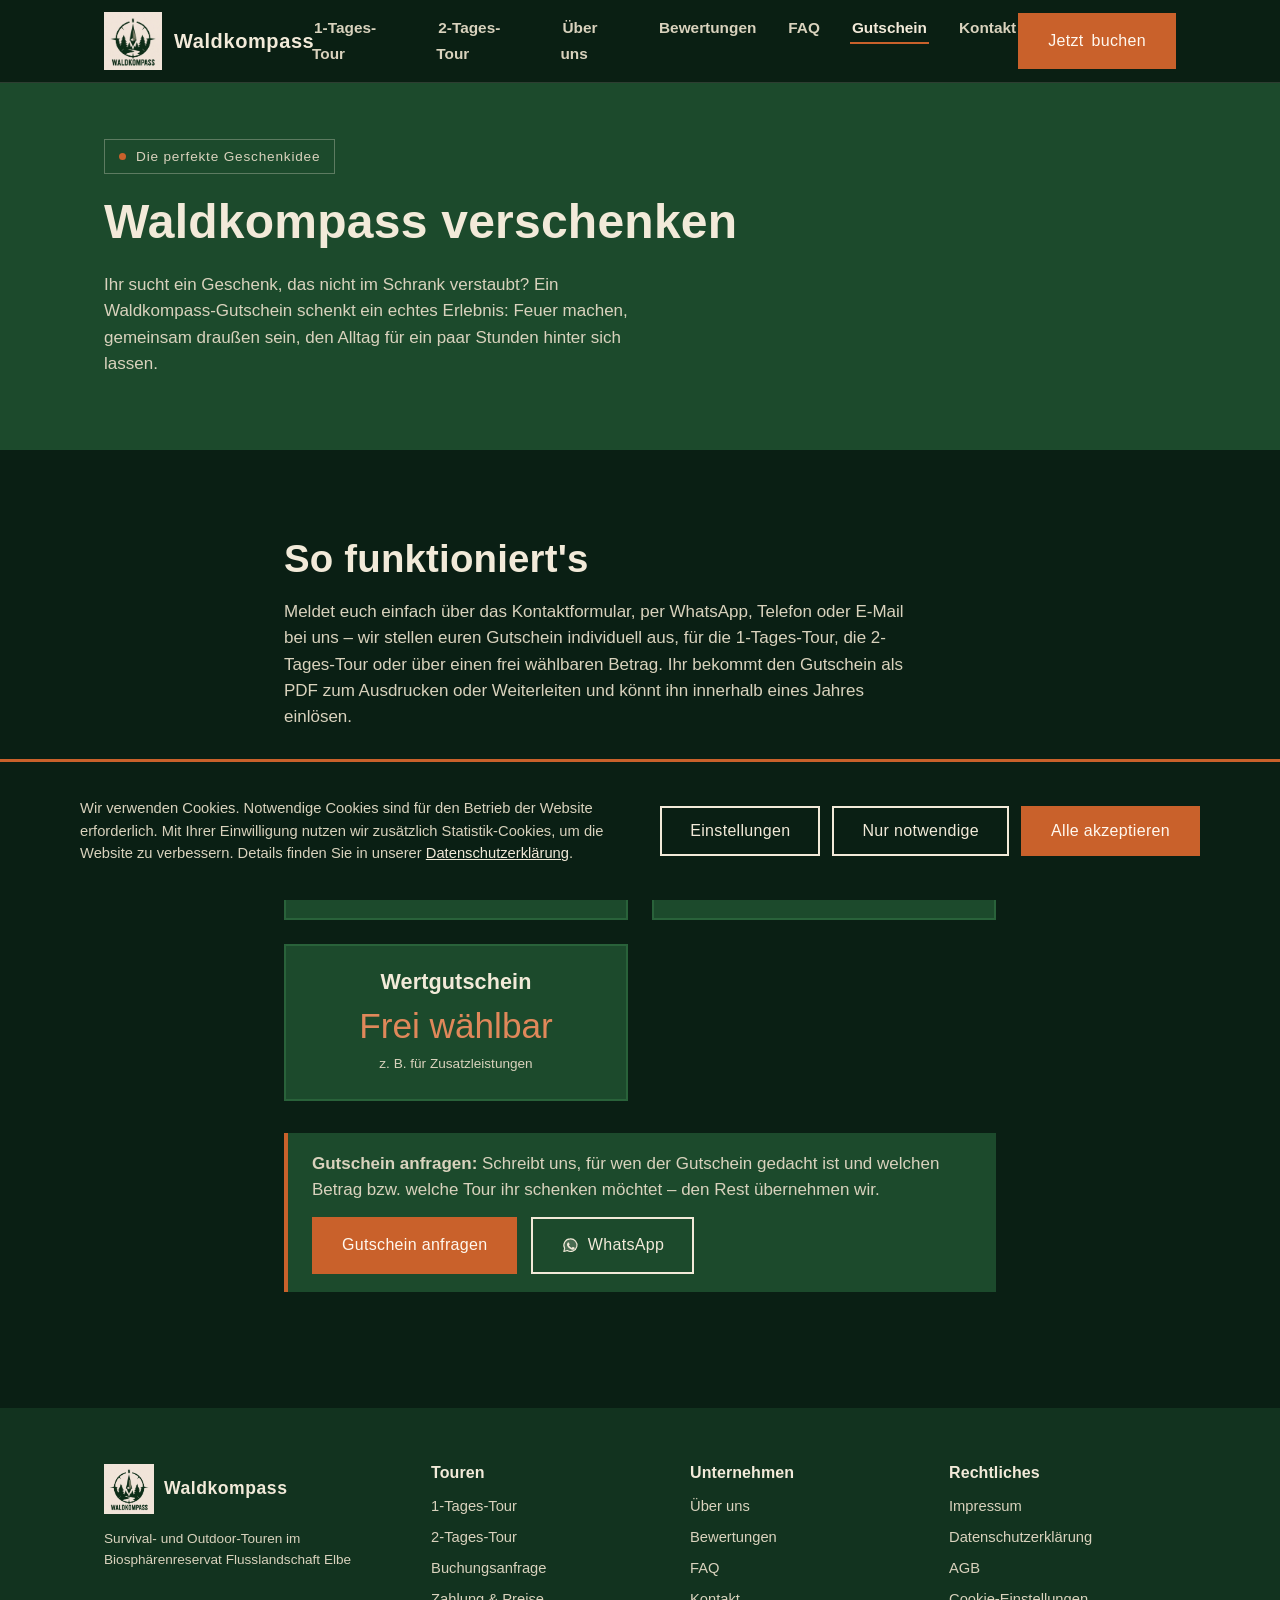
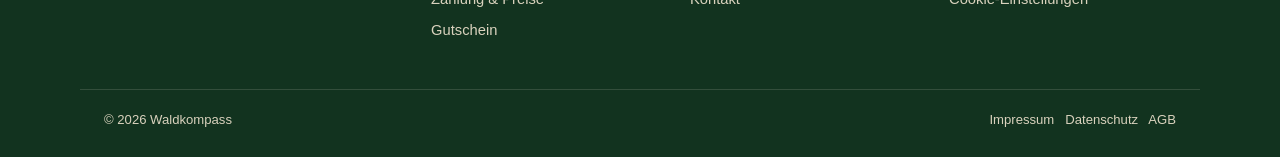
<file: gutschein.html>
<!DOCTYPE html>
<html lang="de">
<head>
<meta charset="UTF-8">
<meta name="viewport" content="width=device-width, initial-scale=1.0">
<title>Gutschein – Waldkompass</title>
<meta name="description" content="Verschenkt ein Waldkompass-Erlebnis: Gutscheine für die 1-Tages-Tour oder die 2-Tages-Tour, einlösbar innerhalb eines Jahres.">
<link rel="icon" href="images/logo.jpeg">
<link rel="stylesheet" href="css/style.css">
</head>
<body>

<header class="site-header">
  <nav class="nav">
    <a class="nav-brand" href="index.html">
      <img src="images/logo.jpeg" alt="Waldkompass Logo">
      <span>Waldkompass</span>
    </a>
    <button class="nav-toggle" aria-label="Menü öffnen" aria-expanded="false">☰</button>
    <ul class="nav-links">
      <li><a href="tour-1-tag.html">1-Tages-Tour</a></li>
      <li><a href="tour-2-tage.html">2-Tages-Tour</a></li>
      <li><a href="ueber-uns.html">Über uns</a></li>
      <li><a href="bewertungen.html">Bewertungen</a></li>
      <li><a href="faq.html">FAQ</a></li>
      <li><a class="active" href="gutschein.html">Gutschein</a></li>
      <li><a href="kontakt.html">Kontakt</a></li>
    </ul>
    <div class="nav-cta">
      <a class="btn btn-primary" href="buchung.html"><span class="long">Jetzt </span>buchen</a>
    </div>
  </nav>
</header>

<section class="section--tight section--pine">
  <div class="container">
    <span class="hero-badge"><span class="dot"></span>Die perfekte Geschenkidee</span>
    <h1 style="font-size:clamp(2rem,4vw,3rem)">Waldkompass verschenken</h1>
    <p class="lede" style="max-width:60ch">Ihr sucht ein Geschenk, das nicht im Schrank verstaubt? Ein Waldkompass-Gutschein schenkt ein echtes Erlebnis: Feuer machen, gemeinsam draußen sein, den Alltag für ein paar Stunden hinter sich lassen.</p>
  </div>
</section>

<section class="section">
  <div class="container" style="max-width:760px">
    <h2>So funktioniert's</h2>
    <p>Meldet euch einfach über das Kontaktformular, per WhatsApp, Telefon oder E-Mail bei uns – wir stellen euren Gutschein individuell aus, für die 1-Tages-Tour, die 2-Tages-Tour oder über einen frei wählbaren Betrag. Ihr bekommt den Gutschein als PDF zum Ausdrucken oder Weiterleiten und könnt ihn innerhalb eines Jahres einlösen.</p>

    <div class="price-summary-grid" style="margin-top:32px">
      <div class="price-summary-card">
        <h3>1-Tages-Tour-Gutschein</h3>
        <span class="amount">99&nbsp;€</span>
        <span class="unit">pro Person</span>
      </div>
      <div class="price-summary-card">
        <h3>2-Tages-Tour-Gutschein</h3>
        <span class="amount">189&nbsp;€</span>
        <span class="unit">pro Person</span>
      </div>
      <div class="price-summary-card">
        <h3>Wertgutschein</h3>
        <span class="amount">Frei wählbar</span>
        <span class="unit">z.&nbsp;B. für Zusatzleistungen</span>
      </div>
    </div>

    <div class="callout" style="margin-top:32px">
      <strong>Gutschein anfragen:</strong> Schreibt uns, für wen der Gutschein gedacht ist und welchen Betrag bzw. welche Tour ihr schenken möchtet – den Rest übernehmen wir.
      <div style="margin-top:14px;display:flex;gap:14px;flex-wrap:wrap">
        <a class="btn btn-primary" href="kontakt.html">Gutschein anfragen</a>
        <a class="btn" href="https://wa.me/491602391786" target="_blank" rel="noopener"><span class="btn-icon"><svg viewBox="0 0 32 32" fill="currentColor" fill-opacity="0.22" stroke="currentColor" stroke-width="2" stroke-linecap="round" stroke-linejoin="round" aria-hidden="true"><path d="M16 5a11 11 0 00-9.7 16.2L5 27l6-1.7A11 11 0 1016 5z"/><path d="M11.5 11.8c.3-.7.6-.7.9-.7h.7c.2 0 .5 0 .7.6.3.7 1 2.3 1.1 2.4.1.2.1.4 0 .6-.1.2-.2.3-.4.5-.2.2-.4.4-.5.6-.2.2-.3.4-.1.7.2.3.9 1.4 1.9 2.3 1.3 1.2 2.4 1.5 2.7 1.7.3.2.5.1.7-.1.2-.2.8-.9 1-1.2.2-.3.4-.2.7-.1.3.1 2 .9 2.3 1.1.3.2.5.3.6.4.1.2.1.9-.2 1.7-.3.8-1.7 1.6-2.3 1.6-.6.1-1.3.1-2.1-.1-.5-.1-1.1-.3-1.9-.7-3.3-1.4-5.5-4.7-5.6-4.9-.2-.2-1.3-1.8-1.3-3.4 0-1.6.8-2.4 1.1-2.7z" fill="currentColor" fill-opacity="1" stroke="none"/></svg></span> WhatsApp</a>
      </div>
    </div>
  </div>
</section>

<footer class="site-footer">
  <div class="container footer-grid">
    <div>
      <div class="footer-brand"><img src="images/logo.jpeg" alt="Waldkompass Logo"><span>Waldkompass</span></div>
      <p class="small">Survival- und Outdoor-Touren im Biosphärenreservat Flusslandschaft Elbe</p>
    </div>
    <div>
      <h4>Touren</h4>
      <ul>
        <li><a href="tour-1-tag.html">1-Tages-Tour</a></li>
        <li><a href="tour-2-tage.html">2-Tages-Tour</a></li>
        <li><a href="buchung.html">Buchungsanfrage</a></li>
        <li><a href="zahlung.html">Zahlung & Preise</a></li>
        <li><a href="gutschein.html">Gutschein</a></li>
      </ul>
    </div>
    <div>
      <h4>Unternehmen</h4>
      <ul>
        <li><a href="ueber-uns.html">Über uns</a></li>
        <li><a href="bewertungen.html">Bewertungen</a></li>
        <li><a href="faq.html">FAQ</a></li>
        <li><a href="kontakt.html">Kontakt</a></li>
      </ul>
    </div>
    <div>
      <h4>Rechtliches</h4>
      <ul>
        <li><a href="impressum.html">Impressum</a></li>
        <li><a href="datenschutz.html">Datenschutzerklärung</a></li>
        <li><a href="agb.html">AGB</a></li>
        <li><a href="#" onclick="window.waldkompassOpenCookieSettings();return false;">Cookie-Einstellungen</a></li>
      </ul>
    </div>
  </div>
  <div class="container footer-bottom">
    <span>© 2026 Waldkompass</span>
    <span><a href="impressum.html">Impressum</a> &nbsp; <a href="datenschutz.html">Datenschutz</a> &nbsp; <a href="agb.html">AGB</a></span>
  </div>
</footer>
<script src="js/script.js"></script>
</body>
</html>
</file>
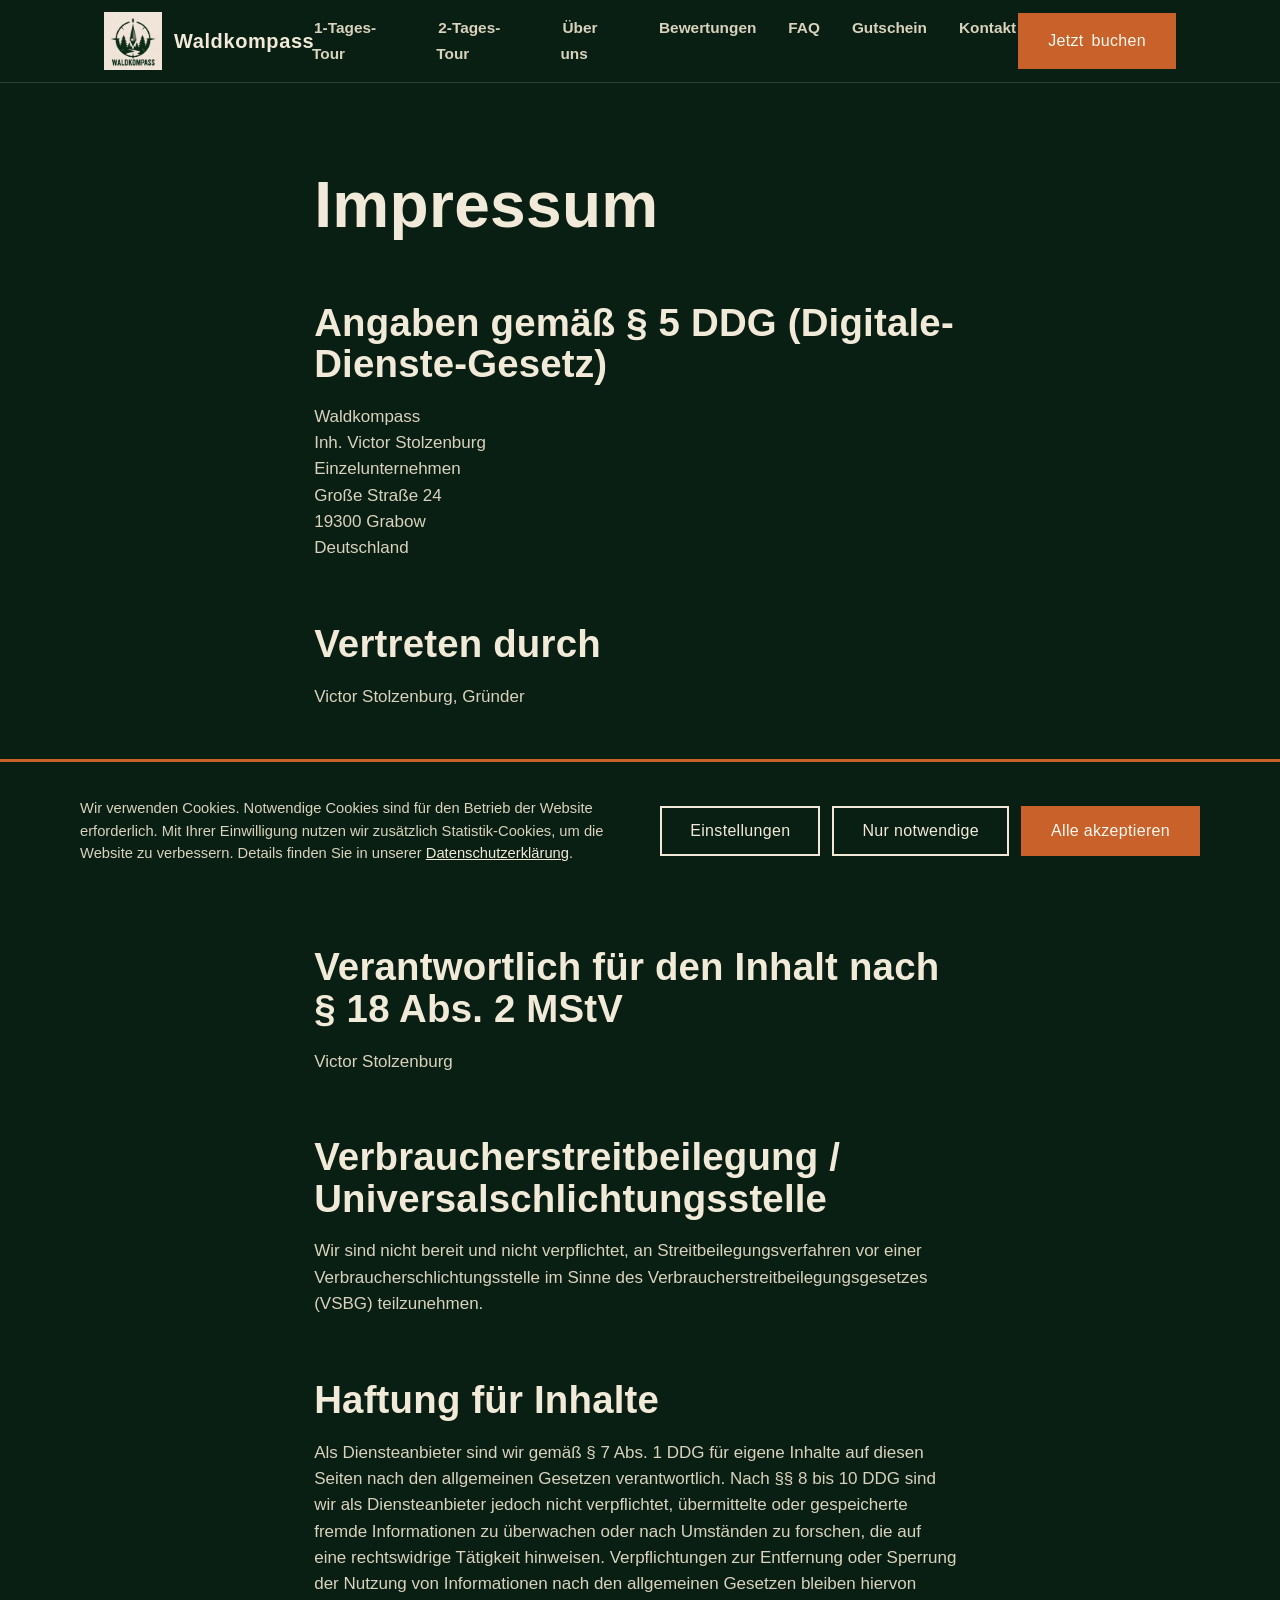
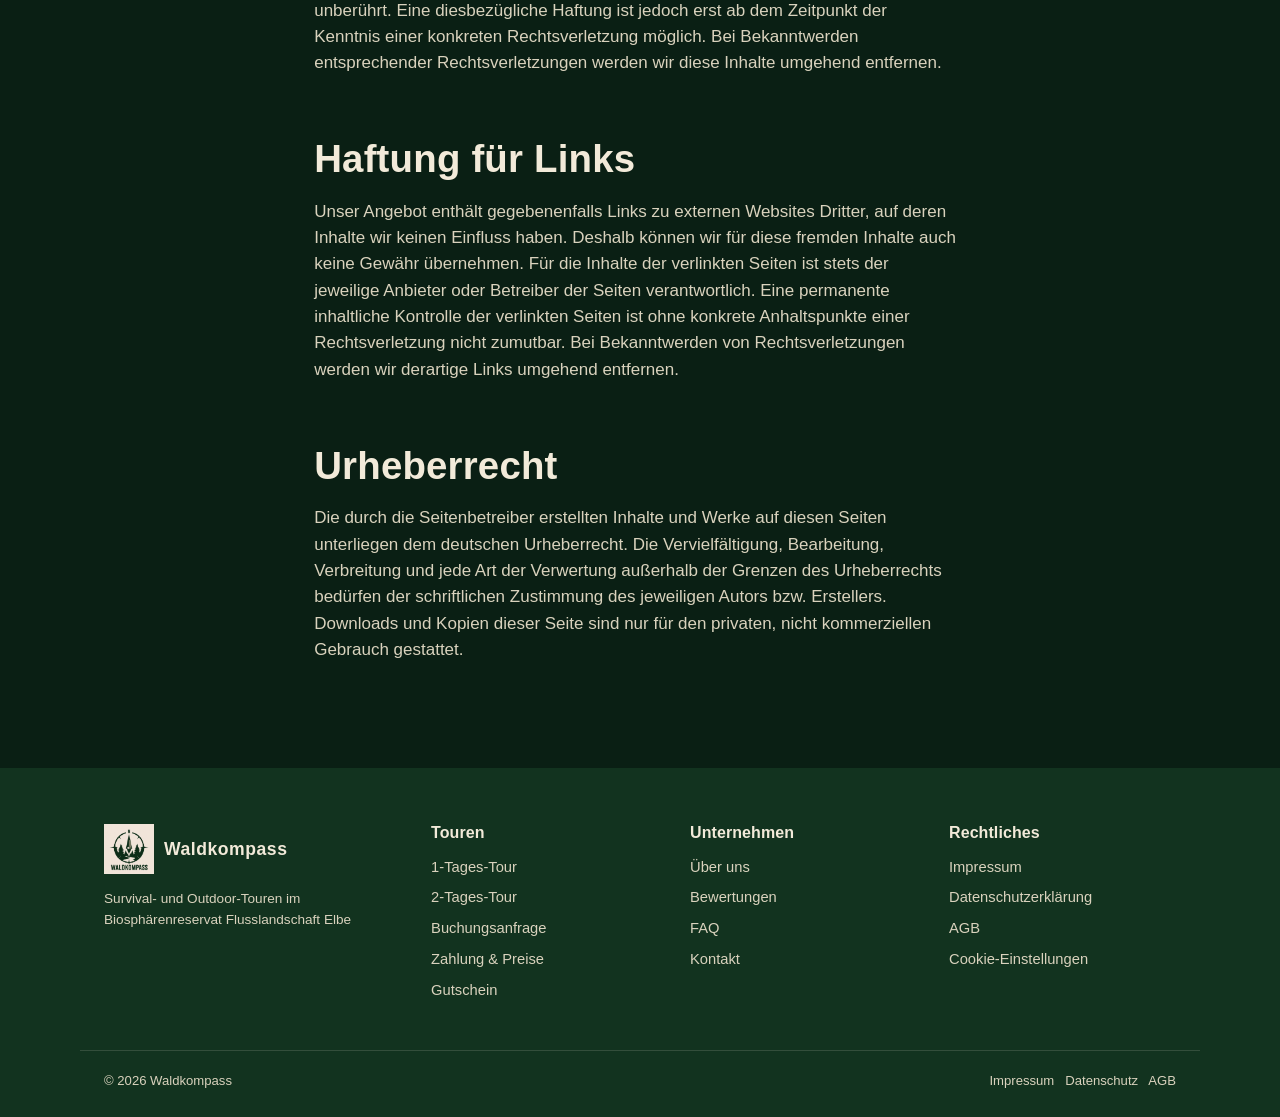
<file: impressum.html>
<!DOCTYPE html>
<html lang="de">
<head>
<meta charset="UTF-8">
<meta name="viewport" content="width=device-width, initial-scale=1.0">
<title>Impressum – Waldkompass</title>
<link rel="icon" href="images/logo.jpeg">
<link rel="stylesheet" href="css/style.css">
</head>
<body>

<header class="site-header">
  <nav class="nav">
    <a class="nav-brand" href="index.html">
      <img src="images/logo.jpeg" alt="Waldkompass Logo">
      <span>Waldkompass</span>
    </a>
    <button class="nav-toggle" aria-label="Menü öffnen" aria-expanded="false">☰</button>
    <ul class="nav-links">
      <li><a href="tour-1-tag.html">1-Tages-Tour</a></li>
      <li><a href="tour-2-tage.html">2-Tages-Tour</a></li>
      <li><a href="ueber-uns.html">Über uns</a></li>
      <li><a href="bewertungen.html">Bewertungen</a></li>
      <li><a href="faq.html">FAQ</a></li>
      <li><a href="gutschein.html">Gutschein</a></li>
      <li><a href="kontakt.html">Kontakt</a></li>
    </ul>
    <div class="nav-cta">
      <a class="btn btn-primary" href="buchung.html"><span class="long">Jetzt </span>buchen</a>
    </div>
  </nav>
</header>

<section class="section">
  <div class="container legal-page">
    <h1>Impressum</h1>

    <h2>Angaben gemäß § 5 DDG (Digitale-Dienste-Gesetz)</h2>
    <p>
      Waldkompass<br>
      Inh. Victor Stolzenburg<br>
      Einzelunternehmen<br>
      Große Straße 24<br>
      19300 Grabow<br>
      Deutschland
    </p>

    <h2>Vertreten durch</h2>
    <p>Victor Stolzenburg, Gründer</p>

    <h2>Kontakt</h2>
    <p>
      Telefon: <a href="tel:+491602391786">+49 160 2391786</a><br>
      E-Mail: <a href="mailto:info@wald-kompass.de">info@wald-kompass.de</a>
    </p>

    <h2>Verantwortlich für den Inhalt nach § 18 Abs. 2 MStV</h2>
    <p>Victor Stolzenburg</p>

    <h2>Verbraucherstreitbeilegung / Universalschlichtungsstelle</h2>
    <p>
      Wir sind nicht bereit und nicht verpflichtet, an Streitbeilegungsverfahren vor einer
      Verbraucherschlichtungsstelle im Sinne des Verbraucherstreitbeilegungsgesetzes (VSBG) teilzunehmen.
    </p>

    <h2>Haftung für Inhalte</h2>
    <p>Als Diensteanbieter sind wir gemäß § 7 Abs. 1 DDG für eigene Inhalte auf diesen Seiten nach den allgemeinen Gesetzen verantwortlich. Nach §§ 8 bis 10 DDG sind wir als Diensteanbieter jedoch nicht verpflichtet, übermittelte oder gespeicherte fremde Informationen zu überwachen oder nach Umständen zu forschen, die auf eine rechtswidrige Tätigkeit hinweisen. Verpflichtungen zur Entfernung oder Sperrung der Nutzung von Informationen nach den allgemeinen Gesetzen bleiben hiervon unberührt. Eine diesbezügliche Haftung ist jedoch erst ab dem Zeitpunkt der Kenntnis einer konkreten Rechtsverletzung möglich. Bei Bekanntwerden entsprechender Rechtsverletzungen werden wir diese Inhalte umgehend entfernen.</p>

    <h2>Haftung für Links</h2>
    <p>Unser Angebot enthält gegebenenfalls Links zu externen Websites Dritter, auf deren Inhalte wir keinen Einfluss haben. Deshalb können wir für diese fremden Inhalte auch keine Gewähr übernehmen. Für die Inhalte der verlinkten Seiten ist stets der jeweilige Anbieter oder Betreiber der Seiten verantwortlich. Eine permanente inhaltliche Kontrolle der verlinkten Seiten ist ohne konkrete Anhaltspunkte einer Rechtsverletzung nicht zumutbar. Bei Bekanntwerden von Rechtsverletzungen werden wir derartige Links umgehend entfernen.</p>

    <h2>Urheberrecht</h2>
    <p>Die durch die Seitenbetreiber erstellten Inhalte und Werke auf diesen Seiten unterliegen dem deutschen Urheberrecht. Die Vervielfältigung, Bearbeitung, Verbreitung und jede Art der Verwertung außerhalb der Grenzen des Urheberrechts bedürfen der schriftlichen Zustimmung des jeweiligen Autors bzw. Erstellers. Downloads und Kopien dieser Seite sind nur für den privaten, nicht kommerziellen Gebrauch gestattet.</p>

  </div>
</section>

<footer class="site-footer">
  <div class="container footer-grid">
    <div>
      <div class="footer-brand"><img src="images/logo.jpeg" alt="Waldkompass Logo"><span>Waldkompass</span></div>
      <p class="small">Survival- und Outdoor-Touren im Biosphärenreservat Flusslandschaft Elbe</p>
    </div>
    <div>
      <h4>Touren</h4>
      <ul>
        <li><a href="tour-1-tag.html">1-Tages-Tour</a></li>
        <li><a href="tour-2-tage.html">2-Tages-Tour</a></li>
        <li><a href="buchung.html">Buchungsanfrage</a></li>
        <li><a href="zahlung.html">Zahlung & Preise</a></li>
      <li><a href="gutschein.html">Gutschein</a></li>
      </ul>
    </div>
    <div>
      <h4>Unternehmen</h4>
      <ul>
        <li><a href="ueber-uns.html">Über uns</a></li>
        <li><a href="bewertungen.html">Bewertungen</a></li>
        <li><a href="faq.html">FAQ</a></li>
        <li><a href="kontakt.html">Kontakt</a></li>
      </ul>
    </div>
    <div>
      <h4>Rechtliches</h4>
      <ul>
        <li><a href="impressum.html">Impressum</a></li>
        <li><a href="datenschutz.html">Datenschutzerklärung</a></li>
        <li><a href="agb.html">AGB</a></li>
        <li><a href="#" onclick="window.waldkompassOpenCookieSettings();return false;">Cookie-Einstellungen</a></li>
      </ul>
    </div>
  </div>
  <div class="container footer-bottom">
    <span>© 2026 Waldkompass</span>
    <span><a href="impressum.html">Impressum</a> &nbsp; <a href="datenschutz.html">Datenschutz</a> &nbsp; <a href="agb.html">AGB</a></span>
  </div>
</footer>
<script src="js/script.js"></script>
</body>
</html>
</file>
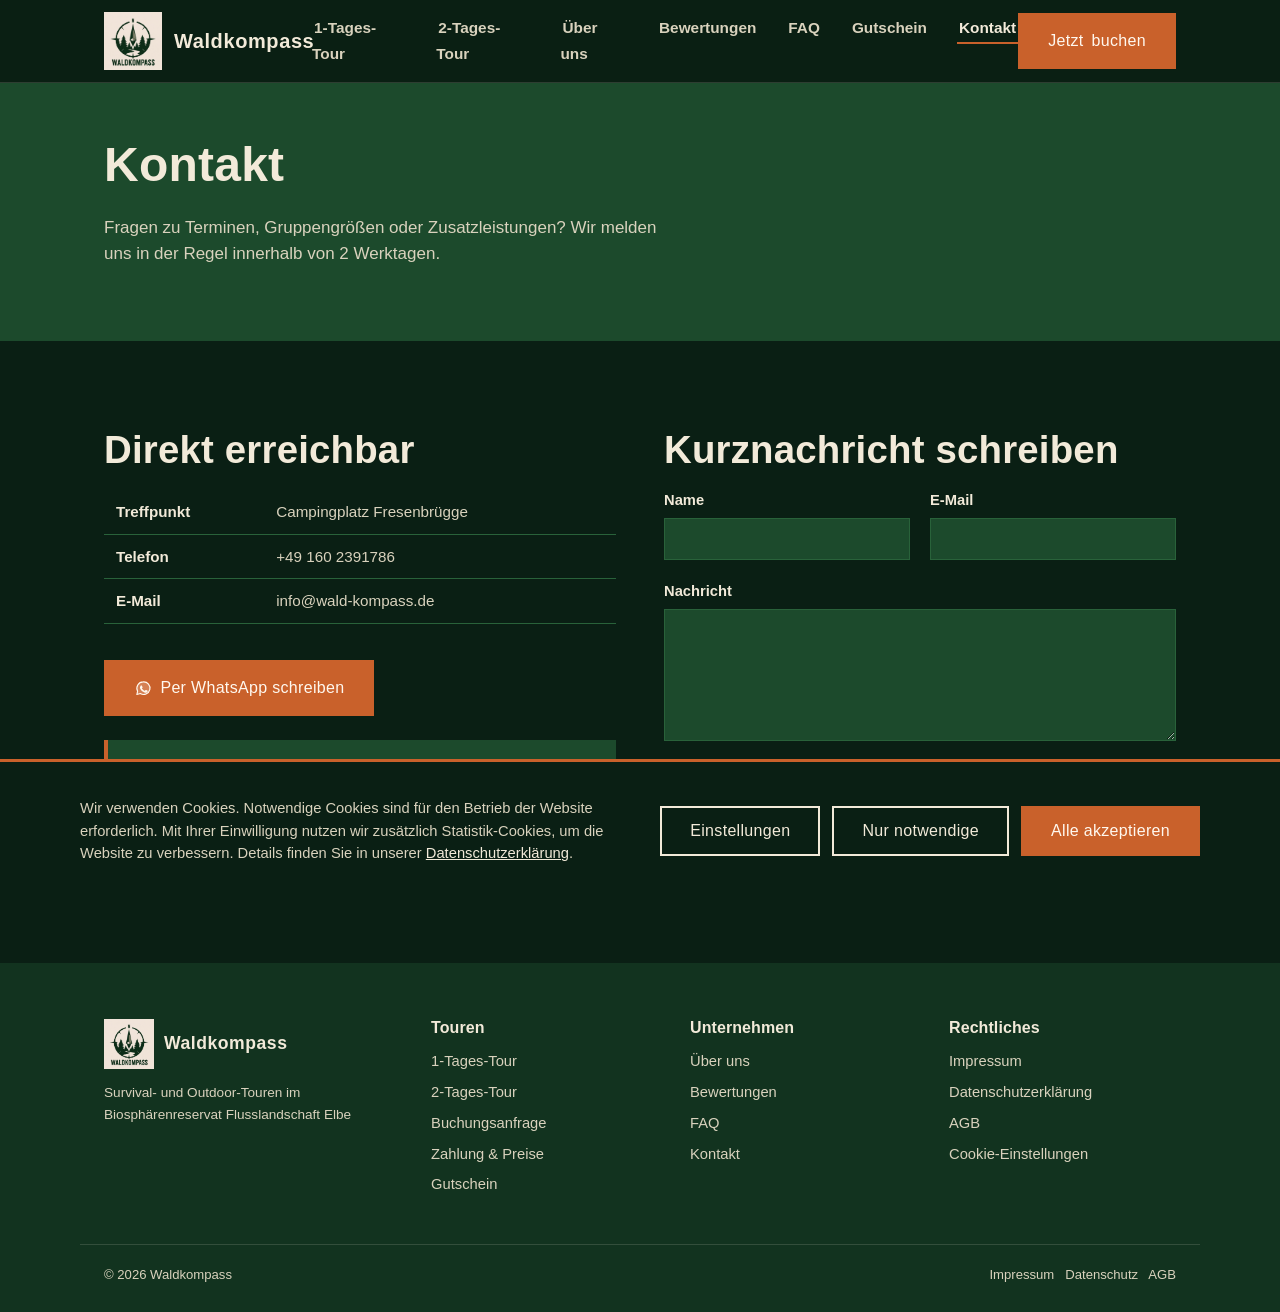
<file: kontakt.html>
<!DOCTYPE html>
<html lang="de">
<head>
<meta charset="UTF-8">
<meta name="viewport" content="width=device-width, initial-scale=1.0">
<title>Kontakt – Waldkompass</title>
<meta name="description" content="Kontaktiert Waldkompass bei Fragen zu Touren, Terminen oder Gruppenbuchungen.">
<link rel="icon" href="images/logo.jpeg">
<link rel="stylesheet" href="css/style.css">
</head>
<body>

<header class="site-header">
  <nav class="nav">
    <a class="nav-brand" href="index.html">
      <img src="images/logo.jpeg" alt="Waldkompass Logo">
      <span>Waldkompass</span>
    </a>
    <button class="nav-toggle" aria-label="Menü öffnen" aria-expanded="false">☰</button>
    <ul class="nav-links">
      <li><a href="tour-1-tag.html">1-Tages-Tour</a></li>
      <li><a href="tour-2-tage.html">2-Tages-Tour</a></li>
      <li><a href="ueber-uns.html">Über uns</a></li>
      <li><a href="bewertungen.html">Bewertungen</a></li>
      <li><a href="faq.html">FAQ</a></li>
      <li><a href="gutschein.html">Gutschein</a></li>
      <li><a class="active" href="kontakt.html">Kontakt</a></li>
    </ul>
    <div class="nav-cta">
      <a class="btn btn-primary" href="buchung.html"><span class="long">Jetzt </span>buchen</a>
    </div>
  </nav>
</header>

<section class="section--tight section--pine">
  <div class="container">
    <h1 style="font-size:clamp(2rem,4vw,3rem)">Kontakt</h1>
    <p class="lede" style="max-width:60ch">Fragen zu Terminen, Gruppengrößen oder Zusatzleistungen? Wir melden uns in der Regel innerhalb von 2 Werktagen.</p>
  </div>
</section>

<section class="section">
  <div class="container contact-grid">
    <div>
      <h2>Direkt erreichbar</h2>
      <table>
        <tbody>
          <tr><th>Treffpunkt</th><td>Campingplatz Fresenbrügge</td></tr>
          <tr><th>Telefon</th><td><a href="tel:+491602391786">+49 160 2391786</a></td></tr>
          <tr><th>E-Mail</th><td><a href="mailto:info@wald-kompass.de">info@wald-kompass.de</a></td></tr>
        </tbody>
      </table>
      <a class="btn btn-primary" style="margin-top:16px" href="https://wa.me/491602391786" target="_blank" rel="noopener"><span class="btn-icon"><svg viewBox="0 0 32 32" fill="currentColor" fill-opacity="0.22" stroke="currentColor" stroke-width="2" stroke-linecap="round" stroke-linejoin="round" aria-hidden="true"><path d="M16 5a11 11 0 00-9.7 16.2L5 27l6-1.7A11 11 0 1016 5z"/><path d="M11.5 11.8c.3-.7.6-.7.9-.7h.7c.2 0 .5 0 .7.6.3.7 1 2.3 1.1 2.4.1.2.1.4 0 .6-.1.2-.2.3-.4.5-.2.2-.4.4-.5.6-.2.2-.3.4-.1.7.2.3.9 1.4 1.9 2.3 1.3 1.2 2.4 1.5 2.7 1.7.3.2.5.1.7-.1.2-.2.8-.9 1-1.2.2-.3.4-.2.7-.1.3.1 2 .9 2.3 1.1.3.2.5.3.6.4.1.2.1.9-.2 1.7-.3.8-1.7 1.6-2.3 1.6-.6.1-1.3.1-2.1-.1-.5-.1-1.1-.3-1.9-.7-3.3-1.4-5.5-4.7-5.6-4.9-.2-.2-1.3-1.8-1.3-3.4 0-1.6.8-2.4 1.1-2.7z" fill="currentColor" fill-opacity="1" stroke="none"/></svg></span> Per WhatsApp schreiben</a>
      <p class="legal-note">Die vollständigen Kontakt- und Unternehmensangaben findet ihr im <a href="impressum.html">Impressum</a>.</p>
    </div>
    <div>
      <h2>Kurznachricht schreiben</h2>
      <form id="contact-form">
        <div class="form-grid">
          <div><label for="c-name">Name</label><input type="text" id="c-name" name="name" required></div>
          <div><label for="c-email">E-Mail</label><input type="email" id="c-email" name="email" required></div>
          <div class="full"><label for="c-message">Nachricht</label><textarea id="c-message" name="message" rows="6" required></textarea></div>
        </div>
        <button type="submit" class="btn btn-primary" style="margin-top:16px">Nachricht senden</button>
        <p class="field-hint" id="contact-form-status">Geht direkt an unser Postfach – wir antworten in der Regel innerhalb von 2 Werktagen. Für Buchungsanfragen nutzt bitte unser <a href="buchung.html">Buchungsformular</a>.</p>
      </form>
    </div>
  </div>
</section>

<footer class="site-footer">
  <div class="container footer-grid">
    <div>
      <div class="footer-brand"><img src="images/logo.jpeg" alt="Waldkompass Logo"><span>Waldkompass</span></div>
      <p class="small">Survival- und Outdoor-Touren im Biosphärenreservat Flusslandschaft Elbe</p>
    </div>
    <div>
      <h4>Touren</h4>
      <ul>
        <li><a href="tour-1-tag.html">1-Tages-Tour</a></li>
        <li><a href="tour-2-tage.html">2-Tages-Tour</a></li>
        <li><a href="buchung.html">Buchungsanfrage</a></li>
        <li><a href="zahlung.html">Zahlung & Preise</a></li>
      <li><a href="gutschein.html">Gutschein</a></li>
      </ul>
    </div>
    <div>
      <h4>Unternehmen</h4>
      <ul>
        <li><a href="ueber-uns.html">Über uns</a></li>
        <li><a href="bewertungen.html">Bewertungen</a></li>
        <li><a href="faq.html">FAQ</a></li>
        <li><a href="kontakt.html">Kontakt</a></li>
      </ul>
    </div>
    <div>
      <h4>Rechtliches</h4>
      <ul>
        <li><a href="impressum.html">Impressum</a></li>
        <li><a href="datenschutz.html">Datenschutzerklärung</a></li>
        <li><a href="agb.html">AGB</a></li>
        <li><a href="#" onclick="window.waldkompassOpenCookieSettings();return false;">Cookie-Einstellungen</a></li>
      </ul>
    </div>
  </div>
  <div class="container footer-bottom">
    <span>© 2026 Waldkompass</span>
    <span><a href="impressum.html">Impressum</a> &nbsp; <a href="datenschutz.html">Datenschutz</a> &nbsp; <a href="agb.html">AGB</a></span>
  </div>
</footer>
<script src="js/script.js"></script>
</body>
</html>
</file>
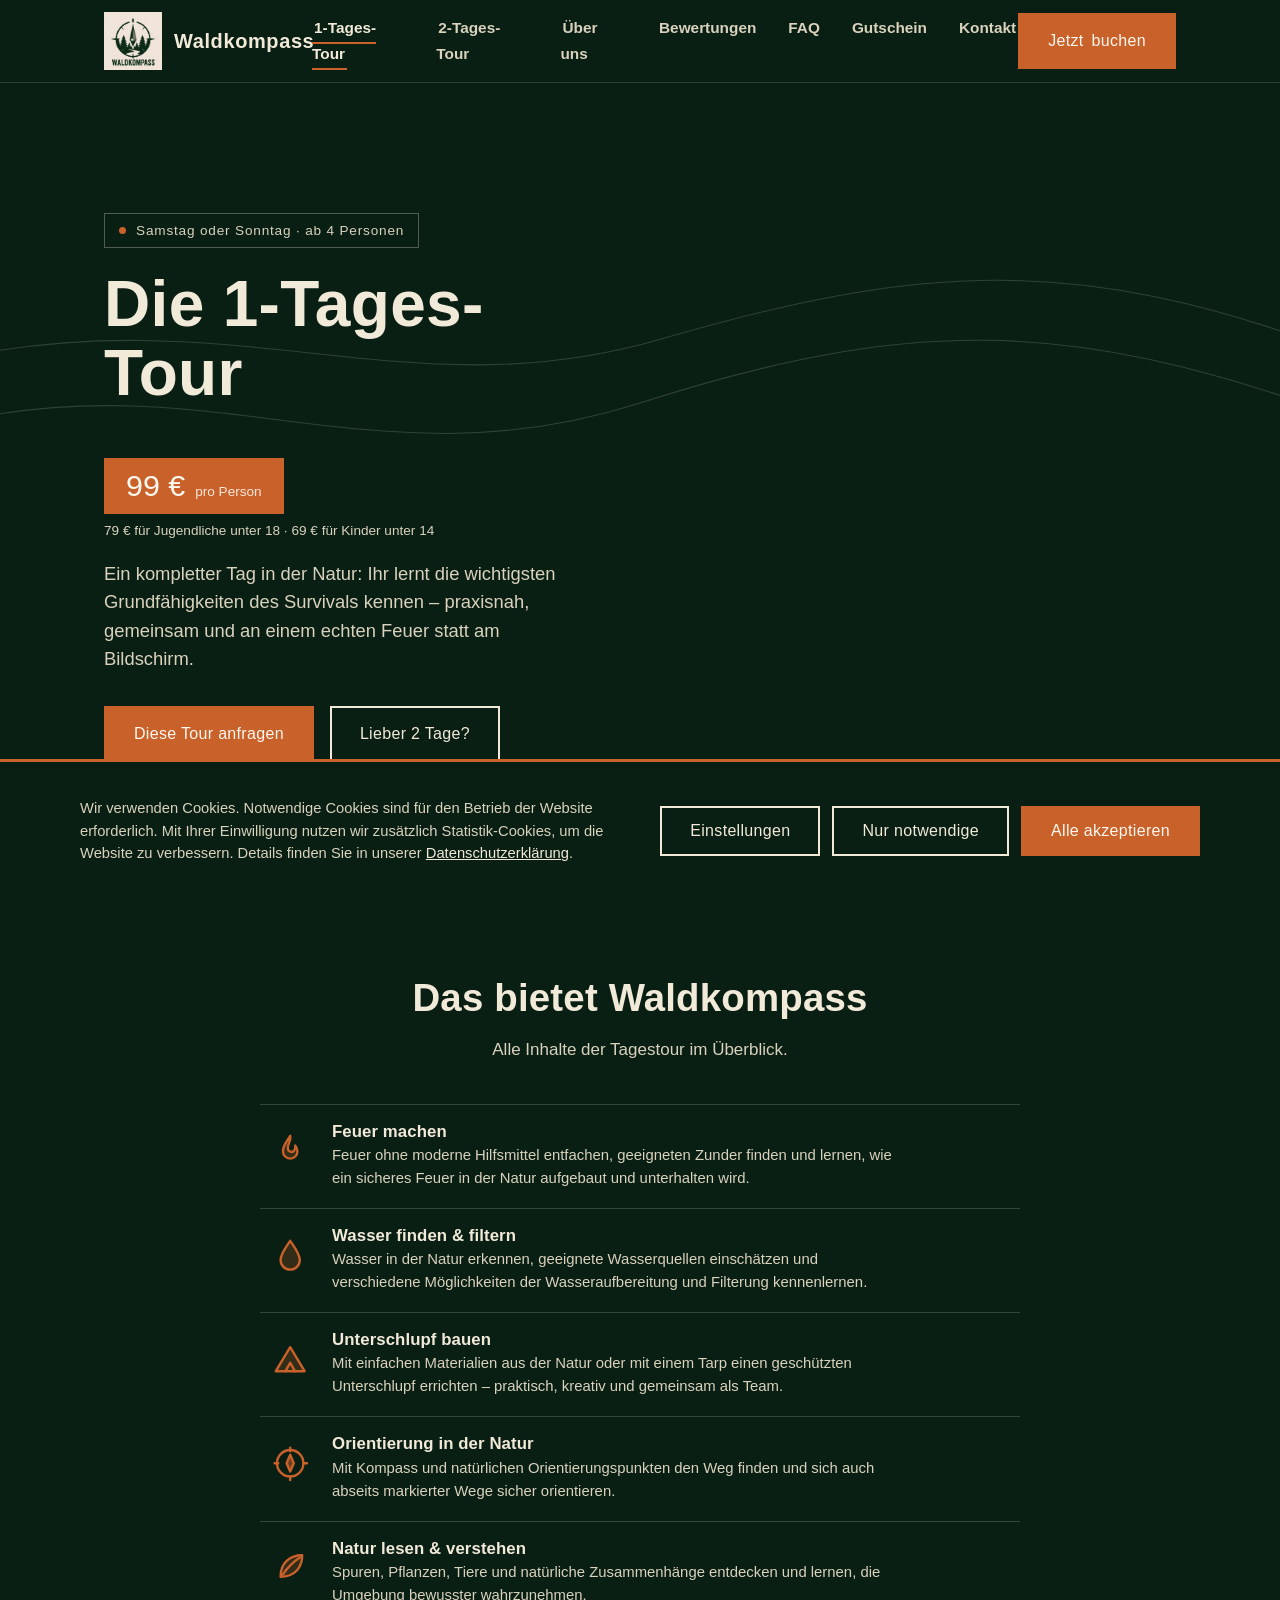
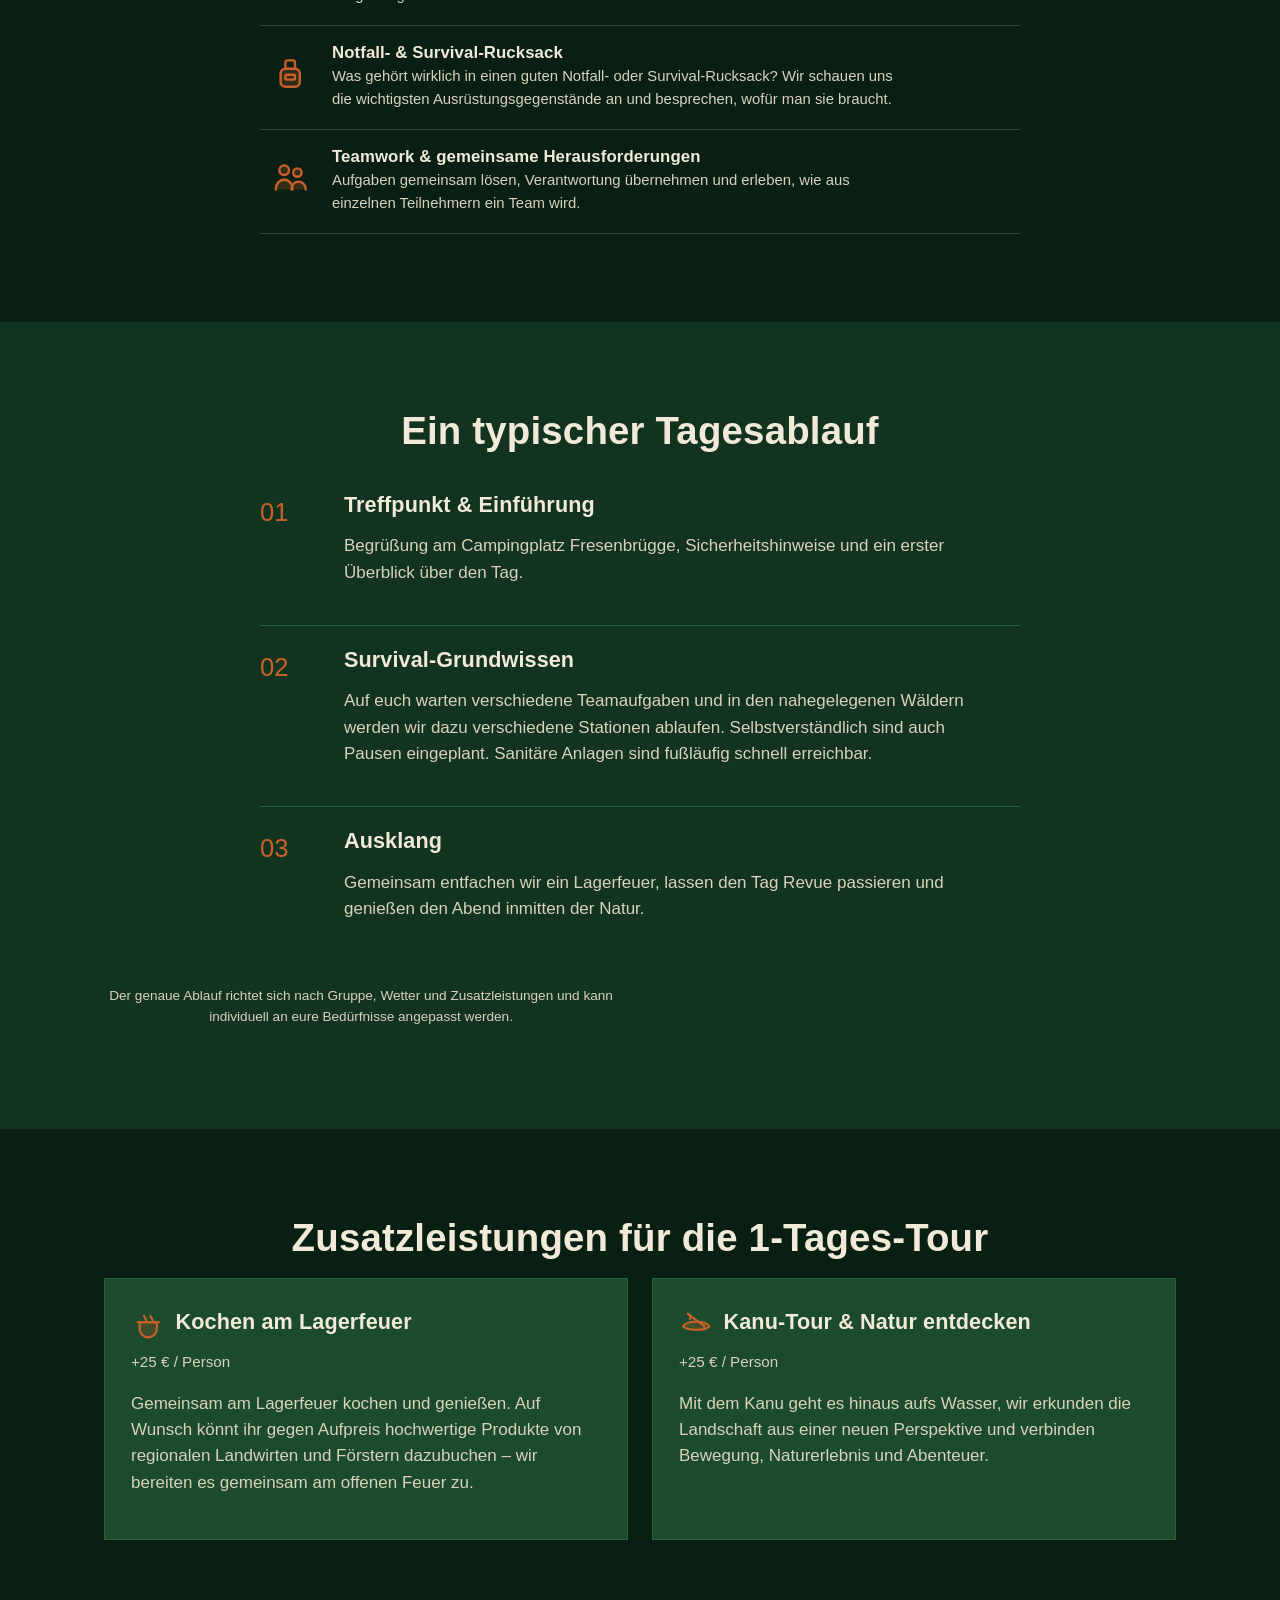
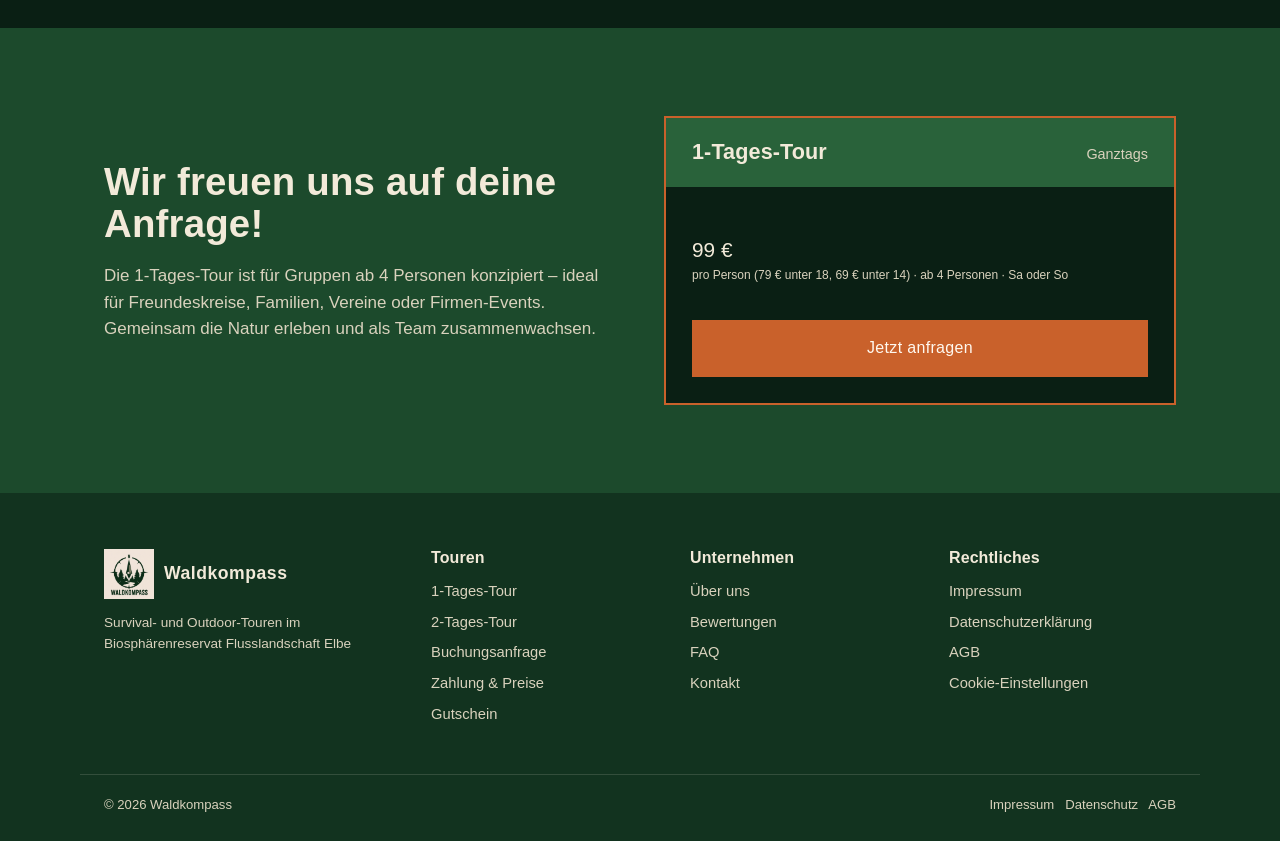
<file: tour-1-tag.html>
<!DOCTYPE html>
<html lang="de">
<head>
<meta charset="UTF-8">
<meta name="viewport" content="width=device-width, initial-scale=1.0">
<title>1-Tages-Tour – Waldkompass</title>
<meta name="description" content="Die 1-Tages-Tour von Waldkompass: Feuer machen, Wasser finden, Unterschlupf bauen, Orientierung und Teamwork an einem Tag im Wald.">
<link rel="icon" href="images/logo.jpeg">
<link rel="stylesheet" href="css/style.css">
</head>
<body>

<header class="site-header">
  <nav class="nav">
    <a class="nav-brand" href="index.html">
      <img src="images/logo.jpeg" alt="Waldkompass Logo">
      <span>Waldkompass</span>
    </a>
    <button class="nav-toggle" aria-label="Menü öffnen" aria-expanded="false">☰</button>
    <ul class="nav-links">
      <li><a class="active" href="tour-1-tag.html">1-Tages-Tour</a></li>
      <li><a href="tour-2-tage.html">2-Tages-Tour</a></li>
      <li><a href="ueber-uns.html">Über uns</a></li>
      <li><a href="bewertungen.html">Bewertungen</a></li>
      <li><a href="faq.html">FAQ</a></li>
      <li><a href="gutschein.html">Gutschein</a></li>
      <li><a href="kontakt.html">Kontakt</a></li>
    </ul>
    <div class="nav-cta">
      <a class="btn btn-primary" href="buchung.html"><span class="long">Jetzt </span>buchen</a>
    </div>
  </nav>
</header>

<section class="hero" style="padding-bottom:60px">
  <svg class="hero-topo" viewBox="0 0 1200 400" preserveAspectRatio="none" aria-hidden="true">
    <g fill="none" stroke="#f2ead9" stroke-width="1">
      <path d="M-50 320 C 200 260, 350 380, 600 300 S 1000 220, 1250 310"/>
      <path d="M-50 260 C 220 200, 380 310, 620 240 S 1010 160, 1250 250"/>
    </g>
  </svg>
  <div class="container" style="position:relative;z-index:2;padding-top:40px;padding-bottom:20px">
    <span class="hero-badge"><span class="dot"></span>Samstag oder Sonntag · ab 4 Personen</span>
    <h1 style="max-width:14ch">Die 1-Tages-Tour</h1>
    <div class="price-hero"><span class="amount">99&nbsp;€</span><span class="unit">pro Person</span></div>
    <p class="price-hero-note">79&nbsp;€ für Jugendliche unter 18 · 69&nbsp;€ für Kinder unter 14</p>
    <p class="lede">Ein kompletter Tag in der Natur: Ihr lernt die wichtigsten Grundfähigkeiten des Survivals kennen – praxisnah, gemeinsam und an einem echten Feuer statt am Bildschirm.</p>
    <div class="hero-actions">
      <a class="btn btn-primary" href="buchung.html">Diese Tour anfragen</a>
      <a class="btn btn-ghost" href="tour-2-tage.html">Lieber 2 Tage?</a>
    </div>
  </div>
</section>
<div class="trail-divider" aria-hidden="true">
  <svg viewBox="0 0 1200 46" preserveAspectRatio="none"><path d="M0 10 C 200 40, 300 0, 500 20 S 800 44, 1000 15 S 1150 5, 1200 22 V46 H0 Z" fill="#0A1F14"/></svg>
</div>

<section class="section">
  <div class="container">
    <h2 class="center">Das bietet Waldkompass</h2>
    <p class="center" style="margin:0 auto 40px">Alle Inhalte der Tagestour im Überblick.</p>
    <div class="skill-list">
      <div class="skill-item">
        <span class="glyph"><svg viewBox="0 0 32 32" fill="currentColor" fill-opacity="0.22" stroke="currentColor" stroke-width="2" stroke-linecap="round" stroke-linejoin="round" aria-hidden="true"><path d="M16 4C13 9 10 12 10 17a6 6 0 0012 0c0-2-.8-3.6-1.8-5 .3 3-1 5.5-3.2 5.5A3.5 3.5 0 0114 14c0-4 3-6 2-10z"/></svg></span>
        <div><h3>Feuer machen</h3><p>Feuer ohne moderne Hilfsmittel entfachen, geeigneten Zunder finden und lernen, wie ein sicheres Feuer in der Natur aufgebaut und unterhalten wird.</p></div>
      </div>
      <div class="skill-item">
        <span class="glyph"><svg viewBox="0 0 32 32" fill="currentColor" fill-opacity="0.22" stroke="currentColor" stroke-width="2" stroke-linecap="round" stroke-linejoin="round" aria-hidden="true"><path d="M16 4c4 6 8 11 8 16a8 8 0 01-16 0c0-5 4-10 8-16z"/></svg></span>
        <div><h3>Wasser finden & filtern</h3><p>Wasser in der Natur erkennen, geeignete Wasserquellen einschätzen und verschiedene Möglichkeiten der Wasseraufbereitung und Filterung kennenlernen.</p></div>
      </div>
      <div class="skill-item">
        <span class="glyph"><svg viewBox="0 0 32 32" fill="currentColor" fill-opacity="0.22" stroke="currentColor" stroke-width="2" stroke-linecap="round" stroke-linejoin="round" aria-hidden="true"><path d="M4 26L16 6l12 20z"/><path d="M12 26l4-7 4 7" fill="none"/></svg></span>
        <div><h3>Unterschlupf bauen</h3><p>Mit einfachen Materialien aus der Natur oder mit einem Tarp einen geschützten Unterschlupf errichten – praktisch, kreativ und gemeinsam als Team.</p></div>
      </div>
      <div class="skill-item">
        <span class="glyph"><svg viewBox="0 0 32 32" fill="none" stroke="currentColor" stroke-width="2" stroke-linecap="round" stroke-linejoin="round" aria-hidden="true"><circle cx="16" cy="16" r="11"/><path d="M16 3v3M16 27v3M3 16h3M27 16h3"/><path d="M16 9l3 7-3 7-3-7z" fill="currentColor" fill-opacity="0.5"/></svg></span>
        <div><h3>Orientierung in der Natur</h3><p>Mit Kompass und natürlichen Orientierungspunkten den Weg finden und sich auch abseits markierter Wege sicher orientieren.</p></div>
      </div>
      <div class="skill-item">
        <span class="glyph"><svg viewBox="0 0 32 32" fill="currentColor" fill-opacity="0.22" stroke="currentColor" stroke-width="2" stroke-linecap="round" stroke-linejoin="round" aria-hidden="true"><path d="M8 24C8 12 16 6 26 6c0 10-6 18-18 18z"/><path d="M10 22C14 16 18 12 24 8" fill="none"/></svg></span>
        <div><h3>Natur lesen & verstehen</h3><p>Spuren, Pflanzen, Tiere und natürliche Zusammenhänge entdecken und lernen, die Umgebung bewusster wahrzunehmen.</p></div>
      </div>
      <div class="skill-item">
        <span class="glyph"><svg viewBox="0 0 32 32" fill="currentColor" fill-opacity="0.22" stroke="currentColor" stroke-width="2" stroke-linecap="round" stroke-linejoin="round" aria-hidden="true"><rect x="8" y="14" width="16" height="15" rx="4"/><path d="M12 14v-5a2 2 0 012-2h4a2 2 0 012 2v5" fill="none"/><rect x="12" y="19" width="8" height="4" rx="1" fill="none"/></svg></span>
        <div><h3>Notfall- & Survival-Rucksack</h3><p>Was gehört wirklich in einen guten Notfall- oder Survival-Rucksack? Wir schauen uns die wichtigsten Ausrüstungsgegenstände an und besprechen, wofür man sie braucht.</p></div>
      </div>
      <div class="skill-item">
        <span class="glyph"><svg viewBox="0 0 32 32" fill="currentColor" fill-opacity="0.22" stroke="currentColor" stroke-width="2" stroke-linecap="round" stroke-linejoin="round" aria-hidden="true"><circle cx="11" cy="11" r="4"/><path d="M4 27c0-5 3-8 7-8s7 3 7 8"/><circle cx="22" cy="13" r="3.5"/><path d="M17 27c.5-4 3-6.5 6-6.5s5.5 2.5 6 6.5"/></svg></span>
        <div><h3>Teamwork & gemeinsame Herausforderungen</h3><p>Aufgaben gemeinsam lösen, Verantwortung übernehmen und erleben, wie aus einzelnen Teilnehmern ein Team wird.</p></div>
      </div>
    </div>
  </div>
</section>

<section class="section section--paper2">
  <div class="container">
    <h2 class="center">Ein typischer Tagesablauf</h2>
    <div class="steps" style="max-width:760px;margin:0 auto">
      <div class="step"><div class="step-num"></div><div><h3>Treffpunkt & Einführung</h3><p>Begrüßung am Campingplatz Fresenbrügge, Sicherheitshinweise und ein erster Überblick über den Tag.</p></div></div>
      <div class="step"><div class="step-num"></div><div><h3>Survival-Grundwissen</h3><p>Auf euch warten verschiedene Teamaufgaben und in den nahegelegenen Wäldern werden wir dazu verschiedene Stationen ablaufen. Selbstverständlich sind auch Pausen eingeplant. Sanitäre Anlagen sind fußläufig schnell erreichbar.</p></div></div>
      <div class="step"><div class="step-num"></div><div><h3>Ausklang</h3><p>Gemeinsam entfachen wir ein Lagerfeuer, lassen den Tag Revue passieren und genießen den Abend inmitten der Natur.</p></div></div>
    </div>
    <p class="small center" style="margin-top:24px">Der genaue Ablauf richtet sich nach Gruppe, Wetter und Zusatzleistungen und kann individuell an eure Bedürfnisse angepasst werden.</p>
  </div>
</section>

<section class="section">
  <div class="container">
    <h2 class="center">Zusatzleistungen für die 1-Tages-Tour</h2>
    <div class="addon-grid">
      <div class="addon-card">
        <h3><span class="addon-icon"><svg viewBox="0 0 32 32" fill="currentColor" fill-opacity="0.22" stroke="currentColor" stroke-width="2" stroke-linecap="round" stroke-linejoin="round" aria-hidden="true"><path d="M8 16h16v6a8 8 0 01-16 0v-6z"/><path d="M6 16h20" fill="none"/><path d="M12 10c0 2 2 2 2 4M18 10c0 2 2 2 2 4" fill="none"/></svg></span>Kochen am Lagerfeuer</h3>
        <p class="addon-price">+25&nbsp;€ / Person</p>
        <p>Gemeinsam am Lagerfeuer kochen und genießen. Auf Wunsch könnt ihr gegen Aufpreis hochwertige Produkte von regionalen Landwirten und Förstern dazubuchen – wir bereiten es gemeinsam am offenen Feuer zu.</p>
      </div>
      <div class="addon-card">
        <h3><span class="addon-icon"><svg viewBox="0 0 32 32" fill="currentColor" fill-opacity="0.22" stroke="currentColor" stroke-width="2" stroke-linecap="round" stroke-linejoin="round" aria-hidden="true"><path d="M4 20c4 4 20 4 24 0"/><path d="M4 20c2-6 22-6 24 0"/><path d="M9 9l14 10" fill="none"/><path d="M8 8l3 2-1 3M23 19l1 3-3 1" fill="none"/></svg></span>Kanu-Tour & Natur entdecken</h3>
        <p class="addon-price">+25&nbsp;€ / Person</p>
        <p>Mit dem Kanu geht es hinaus aufs Wasser, wir erkunden die Landschaft aus einer neuen Perspektive und verbinden Bewegung, Naturerlebnis und Abenteuer.</p>
      </div>
    </div>
  </div>
</section>

<section class="section section--pine">
  <div class="container">
    <div style="display:grid;grid-template-columns:1fr 1fr;gap:48px;align-items:center">
      <div>
        <h2>Wir freuen uns auf deine Anfrage!</h2>
        <p>Die 1-Tages-Tour ist für Gruppen ab 4 Personen konzipiert – ideal für Freundeskreise, Familien, Vereine oder Firmen-Events. Gemeinsam die Natur erleben und als Team zusammenwachsen.</p>
      </div>
      <div>
        <div class="tour-card" style="background:var(--green-950);border-color:var(--ember)">
          <div class="tour-card__head"><h3>1-Tages-Tour</h3><span class="tour-card__days">Ganztags</span></div>
          <div class="tour-card__body">
            <p class="price-tag">99&nbsp;€ <small>pro Person (79&nbsp;€ unter 18, 69&nbsp;€ unter 14) · ab 4 Personen · Sa oder So</small></p>
            <a class="btn btn-primary btn-block" href="buchung.html">Jetzt anfragen</a>
          </div>
        </div>
      </div>
    </div>
  </div>
</section>

<footer class="site-footer">
  <div class="container footer-grid">
    <div>
      <div class="footer-brand"><img src="images/logo.jpeg" alt="Waldkompass Logo"><span>Waldkompass</span></div>
      <p class="small">Survival- und Outdoor-Touren im Biosphärenreservat Flusslandschaft Elbe</p>
    </div>
    <div>
      <h4>Touren</h4>
      <ul>
        <li><a href="tour-1-tag.html">1-Tages-Tour</a></li>
        <li><a href="tour-2-tage.html">2-Tages-Tour</a></li>
        <li><a href="buchung.html">Buchungsanfrage</a></li>
        <li><a href="zahlung.html">Zahlung & Preise</a></li>
      <li><a href="gutschein.html">Gutschein</a></li>
      </ul>
    </div>
    <div>
      <h4>Unternehmen</h4>
      <ul>
        <li><a href="ueber-uns.html">Über uns</a></li>
        <li><a href="bewertungen.html">Bewertungen</a></li>
        <li><a href="faq.html">FAQ</a></li>
        <li><a href="kontakt.html">Kontakt</a></li>
      </ul>
    </div>
    <div>
      <h4>Rechtliches</h4>
      <ul>
        <li><a href="impressum.html">Impressum</a></li>
        <li><a href="datenschutz.html">Datenschutzerklärung</a></li>
        <li><a href="agb.html">AGB</a></li>
        <li><a href="#" onclick="window.waldkompassOpenCookieSettings();return false;">Cookie-Einstellungen</a></li>
      </ul>
    </div>
  </div>
  <div class="container footer-bottom">
    <span>© 2026 Waldkompass</span>
    <span><a href="impressum.html">Impressum</a> &nbsp; <a href="datenschutz.html">Datenschutz</a> &nbsp; <a href="agb.html">AGB</a></span>
  </div>
</footer>
<script src="js/script.js"></script>
</body>
</html>
</file>
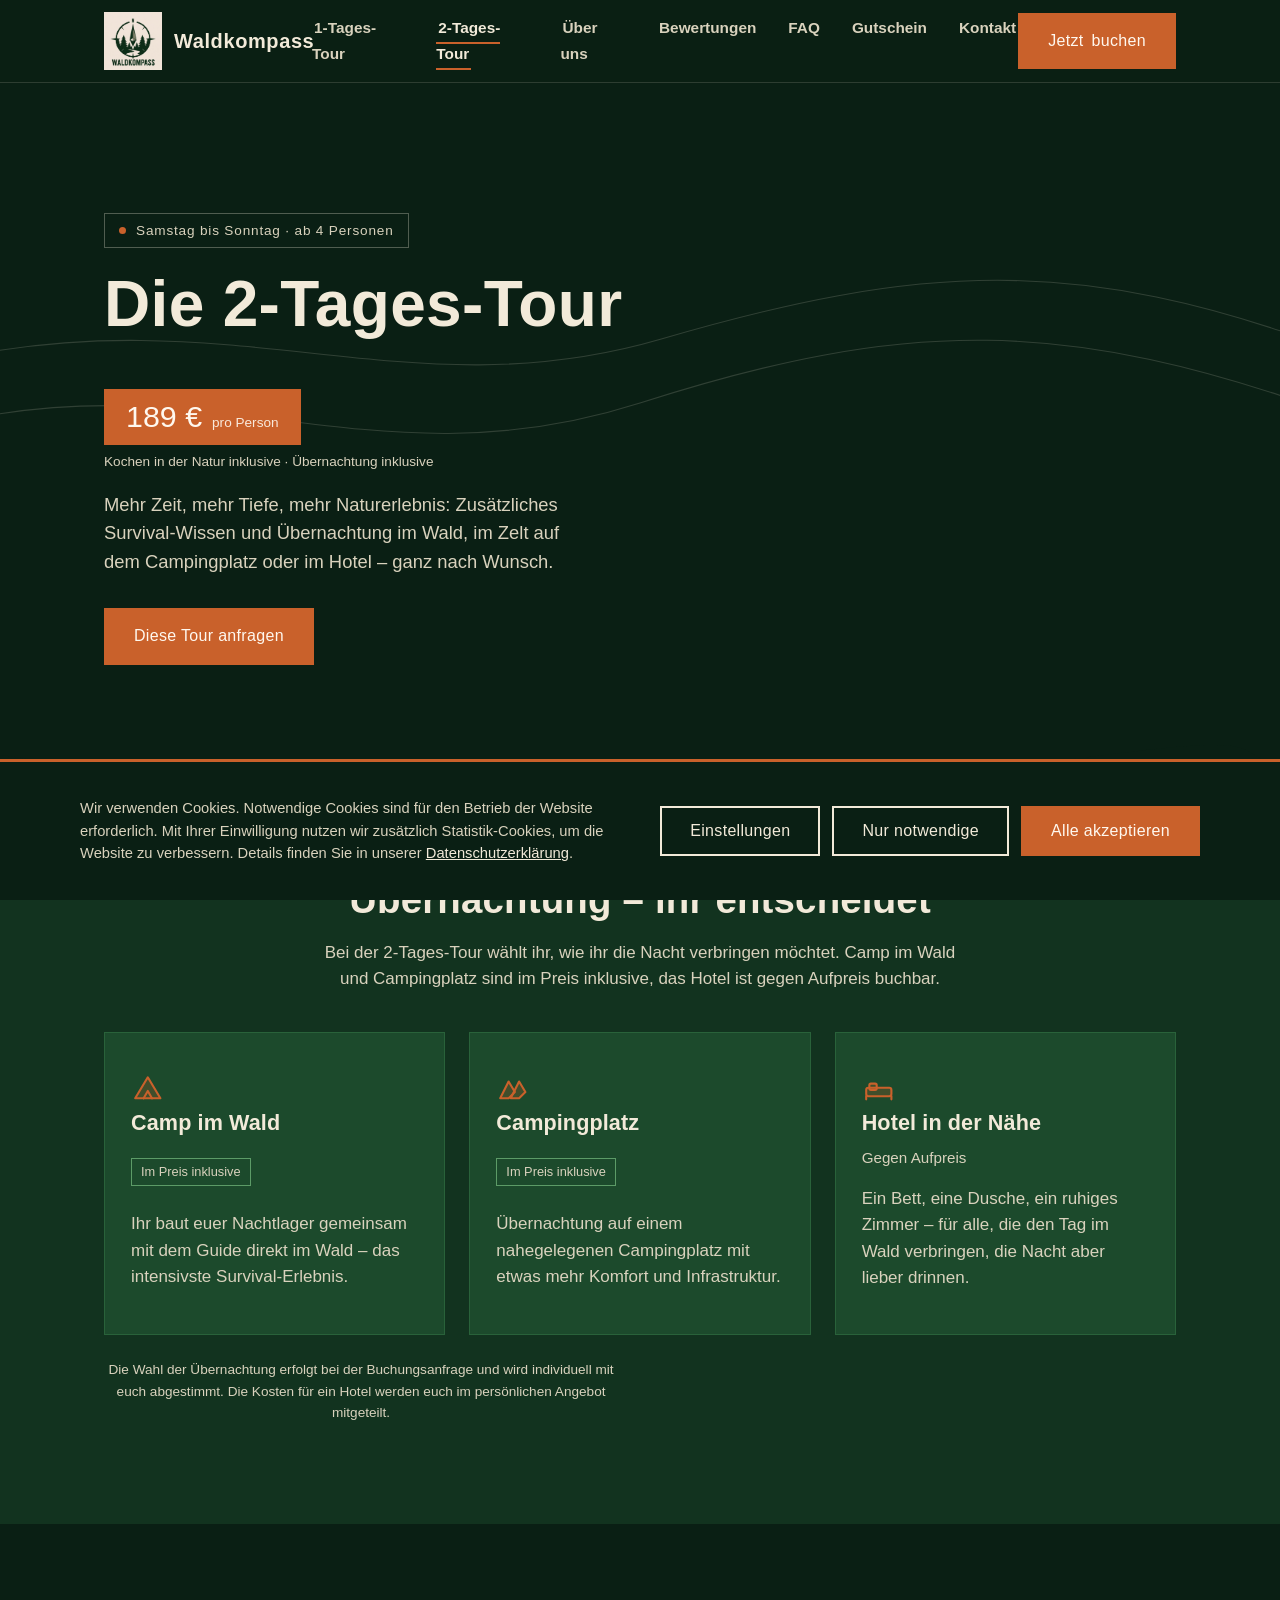
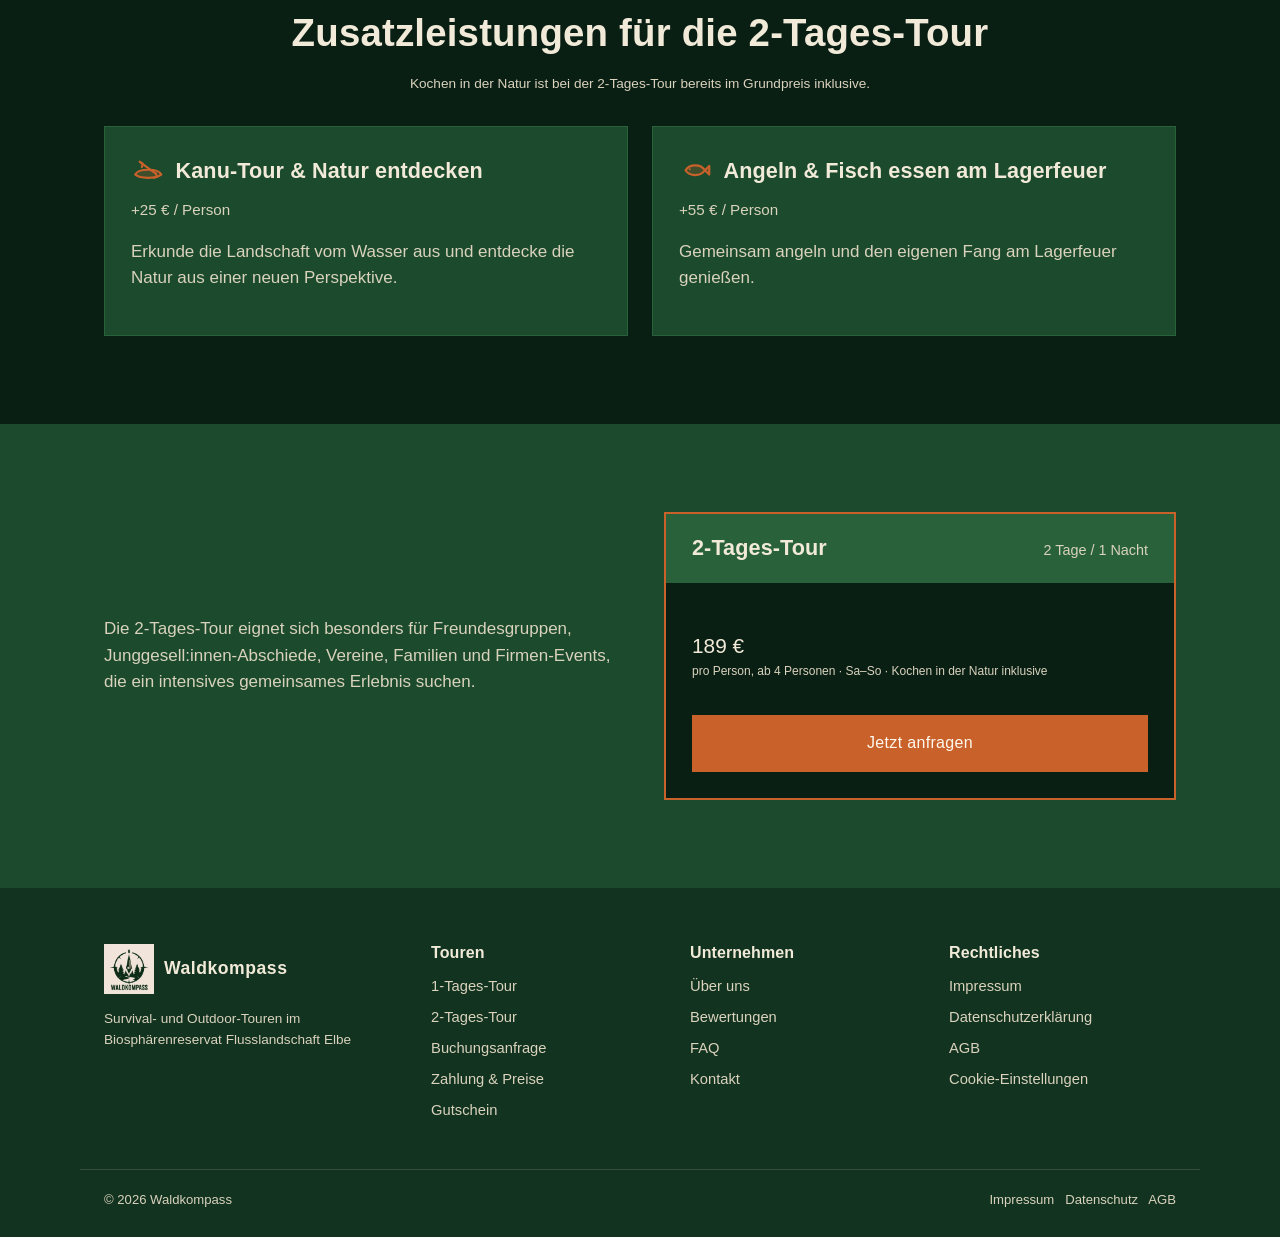
<file: tour-2-tage.html>
<!DOCTYPE html>
<html lang="de">
<head>
<meta charset="UTF-8">
<meta name="viewport" content="width=device-width, initial-scale=1.0">
<title>2-Tages-Tour – Waldkompass</title>
<meta name="description" content="Die 2-Tages-Tour von Waldkompass: alle Survival-Grundlagen plus eine gemeinsame Übernachtung im Wald, auf dem Campingplatz oder im Hotel.">
<link rel="icon" href="images/logo.jpeg">
<link rel="stylesheet" href="css/style.css">
</head>
<body>

<header class="site-header">
  <nav class="nav">
    <a class="nav-brand" href="index.html">
      <img src="images/logo.jpeg" alt="Waldkompass Logo">
      <span>Waldkompass</span>
    </a>
    <button class="nav-toggle" aria-label="Menü öffnen" aria-expanded="false">☰</button>
    <ul class="nav-links">
      <li><a href="tour-1-tag.html">1-Tages-Tour</a></li>
      <li><a class="active" href="tour-2-tage.html">2-Tages-Tour</a></li>
      <li><a href="ueber-uns.html">Über uns</a></li>
      <li><a href="bewertungen.html">Bewertungen</a></li>
      <li><a href="faq.html">FAQ</a></li>
      <li><a href="gutschein.html">Gutschein</a></li>
      <li><a href="kontakt.html">Kontakt</a></li>
    </ul>
    <div class="nav-cta">
      <a class="btn btn-primary" href="buchung.html"><span class="long">Jetzt </span>buchen</a>
    </div>
  </nav>
</header>

<section class="hero" style="padding-bottom:60px">
  <svg class="hero-topo" viewBox="0 0 1200 400" preserveAspectRatio="none" aria-hidden="true">
    <g fill="none" stroke="#f2ead9" stroke-width="1">
      <path d="M-50 320 C 200 260, 350 380, 600 300 S 1000 220, 1250 310"/>
      <path d="M-50 260 C 220 200, 380 310, 620 240 S 1010 160, 1250 250"/>
    </g>
  </svg>
  <div class="container" style="position:relative;z-index:2;padding-top:40px;padding-bottom:20px">
    <span class="hero-badge"><span class="dot"></span>Samstag bis Sonntag · ab 4 Personen</span>
    <h1 style="max-width:16ch">Die 2-Tages-Tour</h1>
    <div class="price-hero"><span class="amount">189&nbsp;€</span><span class="unit">pro Person</span></div>
    <p class="price-hero-note">Kochen in der Natur inklusive · Übernachtung inklusive</p>
    <p class="lede">Mehr Zeit, mehr Tiefe, mehr Naturerlebnis: Zusätzliches Survival-Wissen und Übernachtung im Wald, im Zelt auf dem Campingplatz oder im Hotel – ganz nach Wunsch.</p>
    <div class="hero-actions">
      <a class="btn btn-primary" href="buchung.html">Diese Tour anfragen</a>
    </div>
  </div>
</section>
<div class="trail-divider" aria-hidden="true">
  <svg viewBox="0 0 1200 46" preserveAspectRatio="none"><path d="M0 10 C 200 40, 300 0, 500 20 S 800 44, 1000 15 S 1150 5, 1200 22 V46 H0 Z" fill="#0A1F14"/></svg>
</div>

<section class="section section--paper2">
  <div class="container">
    <h2 class="center">Übernachtung – ihr entscheidet</h2>
    <p class="center" style="margin:0 auto 40px">Bei der 2-Tages-Tour wählt ihr, wie ihr die Nacht verbringen möchtet. Camp im Wald und Campingplatz sind im Preis inklusive, das Hotel ist gegen Aufpreis buchbar.</p>
    <div class="stay-grid">
      <div class="stay-card">
        <span class="glyph"><svg viewBox="0 0 32 32" fill="currentColor" fill-opacity="0.22" stroke="currentColor" stroke-width="2" stroke-linecap="round" stroke-linejoin="round" aria-hidden="true"><path d="M4 26L16 6l12 20z"/><path d="M12 26l4-7 4 7" fill="none"/></svg></span>
        <h3>Camp im Wald</h3>
        <p class="addon-included">Im Preis inklusive</p>
        <p>Ihr baut euer Nachtlager gemeinsam mit dem Guide direkt im Wald – das intensivste Survival-Erlebnis.</p>
      </div>
      <div class="stay-card">
        <span class="glyph"><svg viewBox="0 0 32 32" fill="currentColor" fill-opacity="0.22" stroke="currentColor" stroke-width="2" stroke-linecap="round" stroke-linejoin="round" aria-hidden="true"><path d="M4 26L12 10l6 10-6 6z"/><path d="M14 26L22 10l6 10-6 6z"/></svg></span>
        <h3>Campingplatz</h3>
        <p class="addon-included">Im Preis inklusive</p>
        <p>Übernachtung auf einem nahegelegenen Campingplatz mit etwas mehr Komfort und Infrastruktur.</p>
      </div>
      <div class="stay-card">
        <span class="glyph"><svg viewBox="0 0 32 32" fill="currentColor" fill-opacity="0.22" stroke="currentColor" stroke-width="2" stroke-linecap="round" stroke-linejoin="round" aria-hidden="true"><rect x="4" y="16" width="24" height="8" rx="2"/><path d="M4 24v3M28 24v3" fill="none"/><rect x="7" y="12" width="7" height="6" rx="1.5"/></svg></span>
        <h3>Hotel in der Nähe</h3>
        <p class="addon-price">Gegen Aufpreis</p>
        <p>Ein Bett, eine Dusche, ein ruhiges Zimmer – für alle, die den Tag im Wald verbringen, die Nacht aber lieber drinnen.</p>
      </div>
    </div>
    <p class="small center" style="margin-top:24px">Die Wahl der Übernachtung erfolgt bei der Buchungsanfrage und wird individuell mit euch abgestimmt. Die Kosten für ein Hotel werden euch im persönlichen Angebot mitgeteilt.</p>
  </div>
</section>

<section class="section">
  <div class="container">
    <h2 class="center">Zusatzleistungen für die 2-Tages-Tour</h2>
    <p class="center small" style="margin:0 auto 32px">Kochen in der Natur ist bei der 2-Tages-Tour bereits im Grundpreis inklusive.</p>
    <div class="addon-grid">
      <div class="addon-card">
        <h3><span class="addon-icon"><svg viewBox="0 0 32 32" fill="currentColor" fill-opacity="0.22" stroke="currentColor" stroke-width="2" stroke-linecap="round" stroke-linejoin="round" aria-hidden="true"><path d="M4 20c4 4 20 4 24 0"/><path d="M4 20c2-6 22-6 24 0"/><path d="M9 9l14 10" fill="none"/><path d="M8 8l3 2-1 3M23 19l1 3-3 1" fill="none"/></svg></span>Kanu-Tour & Natur entdecken</h3>
        <p class="addon-price">+25&nbsp;€ / Person</p>
        <p>Erkunde die Landschaft vom Wasser aus und entdecke die Natur aus einer neuen Perspektive.</p>
      </div>
      <div class="addon-card">
        <h3><span class="addon-icon"><svg viewBox="0 0 32 32" fill="currentColor" fill-opacity="0.22" stroke="currentColor" stroke-width="2" stroke-linecap="round" stroke-linejoin="round" aria-hidden="true"><path d="M6 16c4-6 14-6 18 0-4 6-14 6-18 0z"/><path d="M24 16l4-4v8z"/><circle cx="10" cy="15" r="0.9" fill="currentColor" fill-opacity="1" stroke="none"/></svg></span>Angeln & Fisch essen am Lagerfeuer</h3>
        <p class="addon-price">+55&nbsp;€ / Person</p>
        <p>Gemeinsam angeln und den eigenen Fang am Lagerfeuer genießen.</p>
      </div>
    </div>
  </div>
</section>

<section class="section section--pine">
  <div class="container">
    <div style="display:grid;grid-template-columns:1fr 1fr;gap:48px;align-items:center">
      <div>
        <p>Die 2-Tages-Tour eignet sich besonders für Freundesgruppen, Junggesell:innen-Abschiede, Vereine, Familien und Firmen-Events, die ein intensives gemeinsames Erlebnis suchen.</p>
      </div>
      <div>
        <div class="tour-card" style="background:var(--green-950);border-color:var(--ember)">
          <div class="tour-card__head"><h3>2-Tages-Tour</h3><span class="tour-card__days">2 Tage / 1 Nacht</span></div>
          <div class="tour-card__body">
            <p class="price-tag">189&nbsp;€ <small>pro Person, ab 4 Personen · Sa–So · Kochen in der Natur inklusive</small></p>
            <a class="btn btn-primary btn-block" href="buchung.html">Jetzt anfragen</a>
          </div>
        </div>
      </div>
    </div>
  </div>
</section>

<footer class="site-footer">
  <div class="container footer-grid">
    <div>
      <div class="footer-brand"><img src="images/logo.jpeg" alt="Waldkompass Logo"><span>Waldkompass</span></div>
      <p class="small">Survival- und Outdoor-Touren im Biosphärenreservat Flusslandschaft Elbe</p>
    </div>
    <div>
      <h4>Touren</h4>
      <ul>
        <li><a href="tour-1-tag.html">1-Tages-Tour</a></li>
        <li><a href="tour-2-tage.html">2-Tages-Tour</a></li>
        <li><a href="buchung.html">Buchungsanfrage</a></li>
        <li><a href="zahlung.html">Zahlung & Preise</a></li>
      <li><a href="gutschein.html">Gutschein</a></li>
      </ul>
    </div>
    <div>
      <h4>Unternehmen</h4>
      <ul>
        <li><a href="ueber-uns.html">Über uns</a></li>
        <li><a href="bewertungen.html">Bewertungen</a></li>
        <li><a href="faq.html">FAQ</a></li>
        <li><a href="kontakt.html">Kontakt</a></li>
      </ul>
    </div>
    <div>
      <h4>Rechtliches</h4>
      <ul>
        <li><a href="impressum.html">Impressum</a></li>
        <li><a href="datenschutz.html">Datenschutzerklärung</a></li>
        <li><a href="agb.html">AGB</a></li>
        <li><a href="#" onclick="window.waldkompassOpenCookieSettings();return false;">Cookie-Einstellungen</a></li>
      </ul>
    </div>
  </div>
  <div class="container footer-bottom">
    <span>© 2026 Waldkompass</span>
    <span><a href="impressum.html">Impressum</a> &nbsp; <a href="datenschutz.html">Datenschutz</a> &nbsp; <a href="agb.html">AGB</a></span>
  </div>
</footer>
<script src="js/script.js"></script>
</body>
</html>
</file>
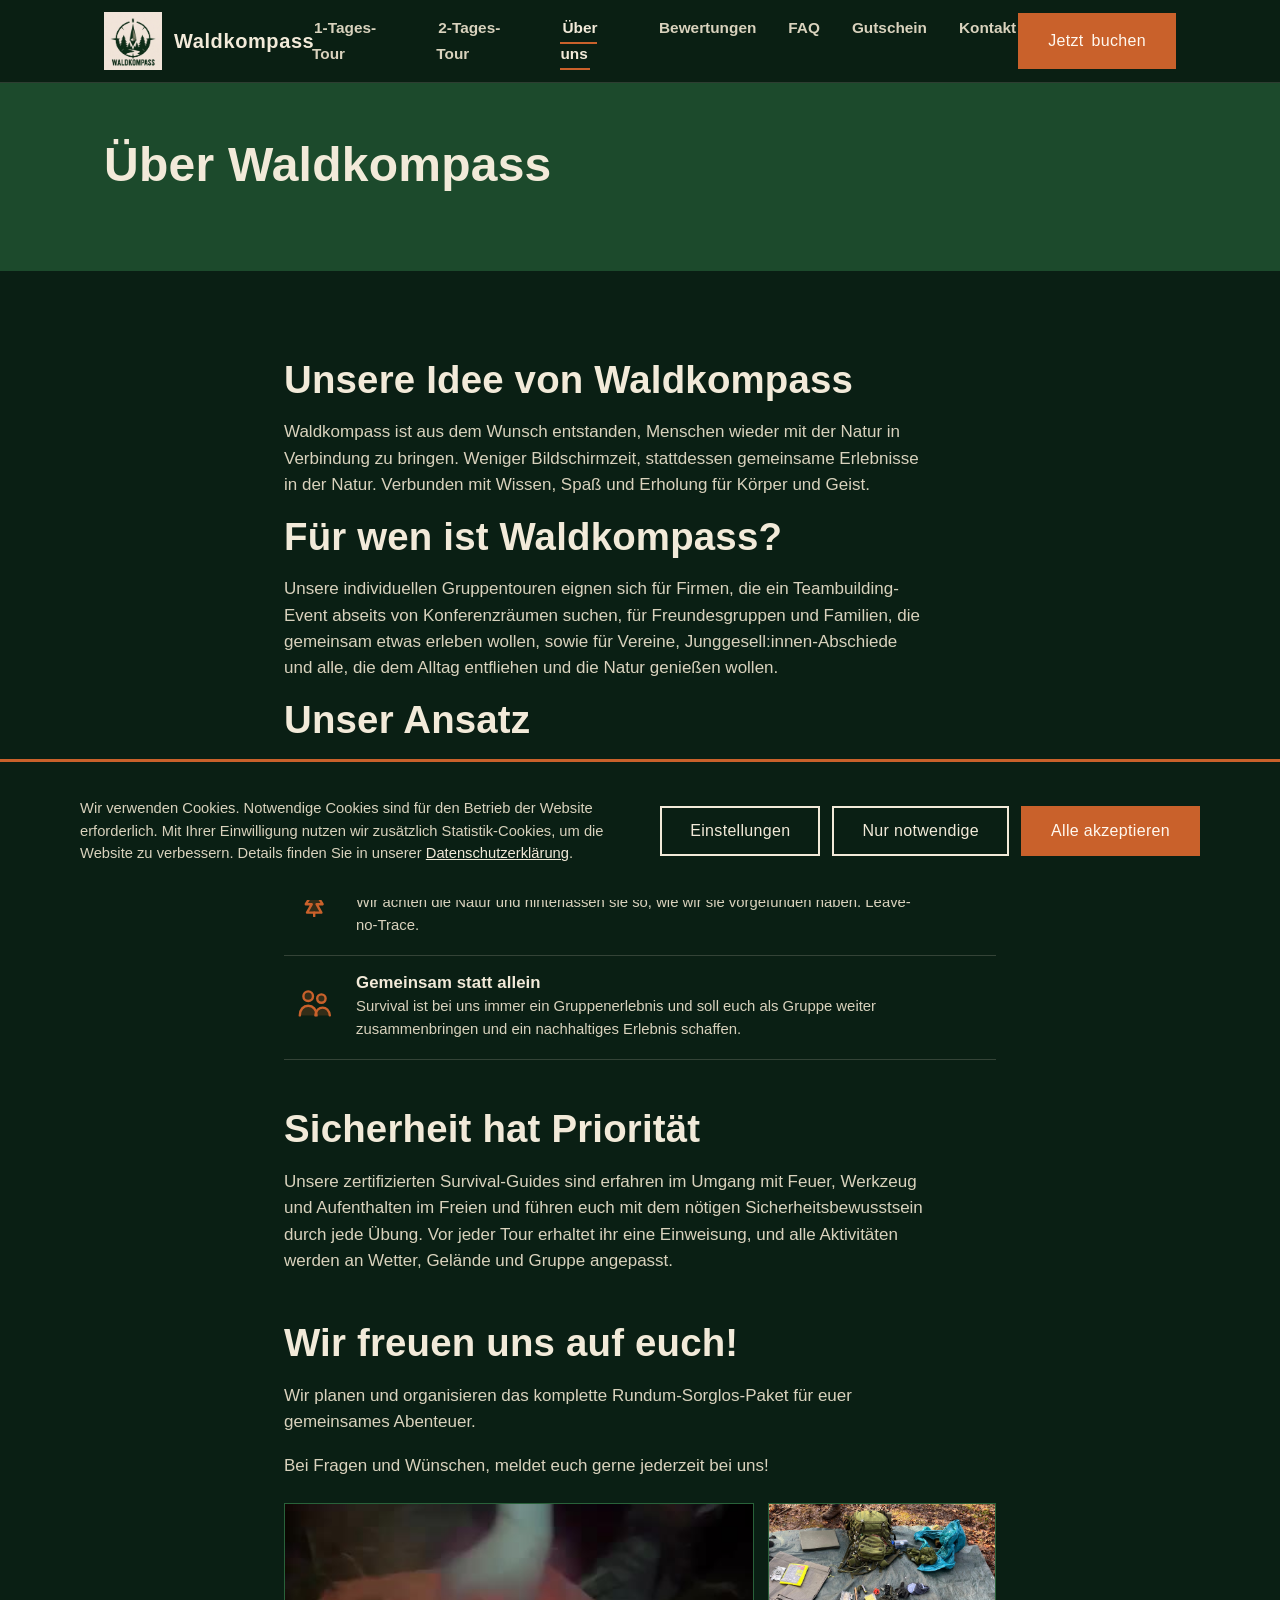
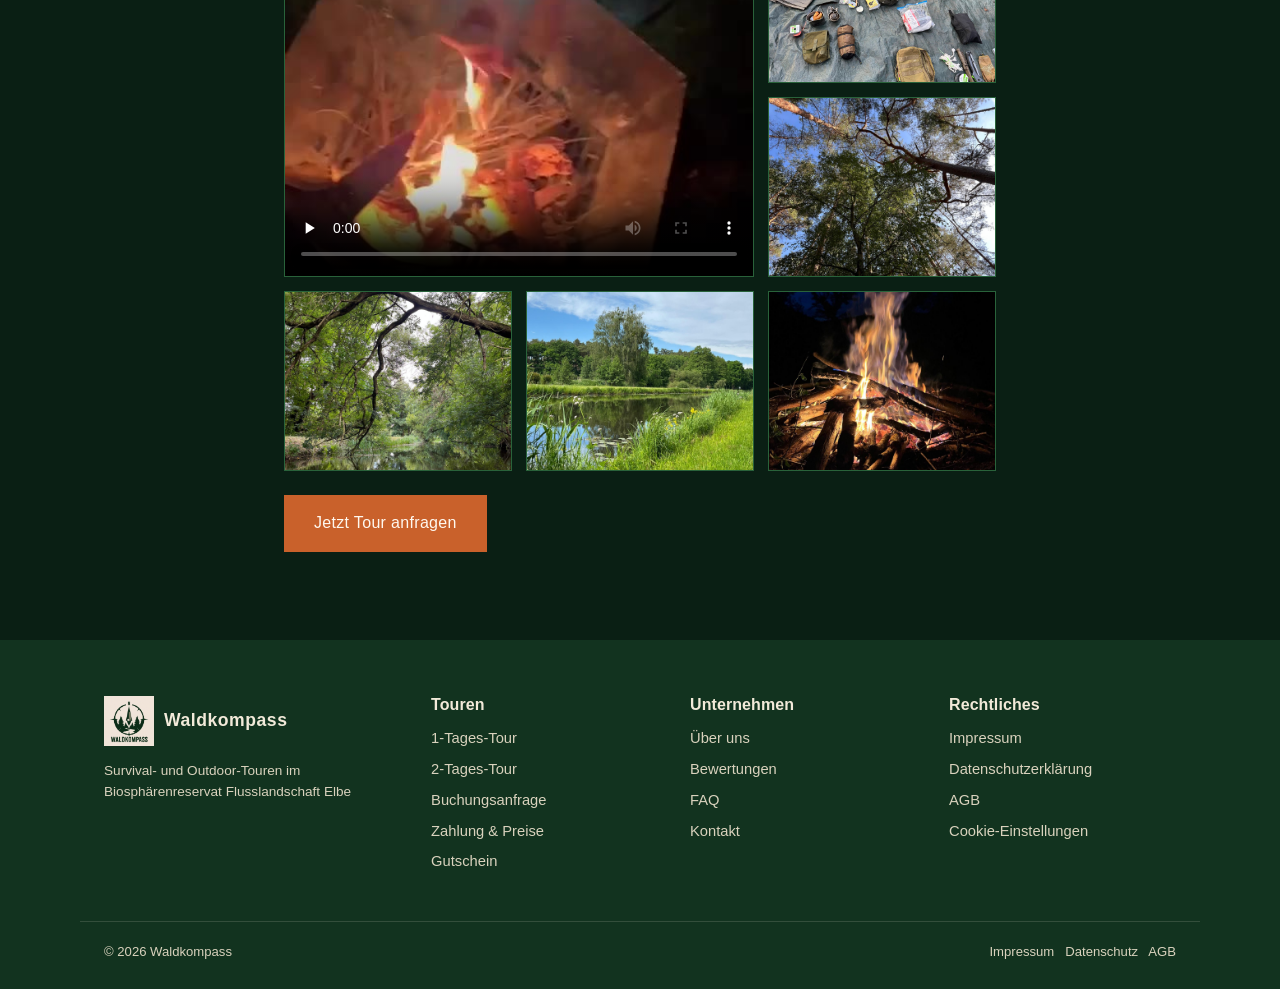
<file: ueber-uns.html>
<!DOCTYPE html>
<html lang="de">
<head>
<meta charset="UTF-8">
<meta name="viewport" content="width=device-width, initial-scale=1.0">
<title>Über uns – Waldkompass</title>
<meta name="description" content="Waldkompass steht für echte Naturerfahrung und praktisches Survival-Wissen, vermittelt von erfahrenen Guides.">
<link rel="icon" href="images/logo.jpeg">
<link rel="stylesheet" href="css/style.css">
</head>
<body>

<header class="site-header">
  <nav class="nav">
    <a class="nav-brand" href="index.html">
      <img src="images/logo.jpeg" alt="Waldkompass Logo">
      <span>Waldkompass</span>
    </a>
    <button class="nav-toggle" aria-label="Menü öffnen" aria-expanded="false">☰</button>
    <ul class="nav-links">
      <li><a href="tour-1-tag.html">1-Tages-Tour</a></li>
      <li><a href="tour-2-tage.html">2-Tages-Tour</a></li>
      <li><a class="active" href="ueber-uns.html">Über uns</a></li>
      <li><a href="bewertungen.html">Bewertungen</a></li>
      <li><a href="faq.html">FAQ</a></li>
      <li><a href="gutschein.html">Gutschein</a></li>
      <li><a href="kontakt.html">Kontakt</a></li>
    </ul>
    <div class="nav-cta">
      <a class="btn btn-primary" href="buchung.html"><span class="long">Jetzt </span>buchen</a>
    </div>
  </nav>
</header>

<section class="section--tight section--pine">
  <div class="container">
    <h1 style="font-size:clamp(2rem,4vw,3rem)">Über Waldkompass</h1>
  </div>
</section>

<section class="section">
  <div class="container" style="max-width:760px">
    <h2>Unsere Idee von Waldkompass</h2>
    <p>Waldkompass ist aus dem Wunsch entstanden, Menschen wieder mit der Natur in Verbindung zu bringen. Weniger Bildschirmzeit, stattdessen gemeinsame Erlebnisse in der Natur. Verbunden mit Wissen, Spaß und Erholung für Körper und Geist.</p>

    <h2>Für wen ist Waldkompass?</h2>
    <p>Unsere individuellen Gruppentouren eignen sich für Firmen, die ein Teambuilding-Event abseits von Konferenzräumen suchen, für Freundesgruppen und Familien, die gemeinsam etwas erleben wollen, sowie für Vereine, Junggesell:innen-Abschiede und alle, die dem Alltag entfliehen und die Natur genießen wollen.</p>

    <h2>Unser Ansatz</h2>
    <div class="skill-list" style="margin-top:24px">
      <div class="skill-item">
        <span class="glyph"><svg viewBox="0 0 32 32" fill="none" stroke="currentColor" stroke-width="2" stroke-linecap="round" stroke-linejoin="round" aria-hidden="true"><circle cx="16" cy="16" r="11"/><circle cx="16" cy="16" r="6" fill="currentColor" fill-opacity="0.22"/><circle cx="16" cy="16" r="1.6" fill="currentColor" stroke="none"/></svg></span>
        <div><h3>Praxis statt Theorie</h3><p>Jede Fähigkeit wird selbst ausprobiert – nicht nur erklärt.</p></div>
      </div>
      <div class="skill-item">
        <span class="glyph"><svg viewBox="0 0 32 32" fill="currentColor" fill-opacity="0.22" stroke="currentColor" stroke-width="2" stroke-linecap="round" stroke-linejoin="round" aria-hidden="true"><path d="M16 4l6 9h-4l5 8h-5l4 7H10l4-7H9l5-8h-4z"/><path d="M16 28v3" fill="none"/></svg></span>
        <div><h3>Respekt vor der Natur</h3><p>Wir achten die Natur und hinterlassen sie so, wie wir sie vorgefunden haben. Leave-no-Trace.</p></div>
      </div>
      <div class="skill-item">
        <span class="glyph"><svg viewBox="0 0 32 32" fill="currentColor" fill-opacity="0.22" stroke="currentColor" stroke-width="2" stroke-linecap="round" stroke-linejoin="round" aria-hidden="true"><circle cx="11" cy="11" r="4"/><path d="M4 27c0-5 3-8 7-8s7 3 7 8"/><circle cx="22" cy="13" r="3.5"/><path d="M17 27c.5-4 3-6.5 6-6.5s5.5 2.5 6 6.5"/></svg></span>
        <div><h3>Gemeinsam statt allein</h3><p>Survival ist bei uns immer ein Gruppenerlebnis und soll euch als Gruppe weiter zusammenbringen und ein nachhaltiges Erlebnis schaffen.</p></div>
      </div>
    </div>

    <h2 style="margin-top:48px">Sicherheit hat Priorität</h2>
    <p>Unsere zertifizierten Survival-Guides sind erfahren im Umgang mit Feuer, Werkzeug und Aufenthalten im Freien und führen euch mit dem nötigen Sicherheitsbewusstsein durch jede Übung. Vor jeder Tour erhaltet ihr eine Einweisung, und alle Aktivitäten werden an Wetter, Gelände und Gruppe angepasst.</p>

    <h2 style="margin-top:48px">Wir freuen uns auf euch!</h2>
    <p>Wir planen und organisieren das komplette Rundum-Sorglos-Paket für euer gemeinsames Abenteuer.</p>
    <p>Bei Fragen und Wünschen, meldet euch gerne jederzeit bei uns!</p>
    <div class="media-grid">
      <video class="media-featured" controls preload="none" poster="images/video-poster.jpg">
        <source src="video/waldkompass-tour.mp4" type="video/mp4">
        Euer Browser unterstützt das Video-Element leider nicht.
      </video>
      <img src="images/gear-packliste.jpg" alt="Vollständig ausgebreitete Survival- und Camping-Ausrüstung auf einer Plane im Wald">
      <img src="images/kiefern-himmel.jpg" alt="Blick durch hohe Kiefern nach oben in den blauen Himmel">
      <img src="images/bach-baldachin.jpg" alt="Ruhiger Waldbach unter grünem Blätterdach">
      <img src="images/teich-wiese.jpg" alt="Teich mit Seerosen an einer sonnigen Wiese">
      <img src="images/lagerfeuer-nacht.jpg" alt="Lagerfeuer bei Nacht im Wald">
    </div>

    <div style="margin-top:24px">
      <a class="btn btn-primary" href="buchung.html">Jetzt Tour anfragen</a>
    </div>
  </div>
</section>

<footer class="site-footer">
  <div class="container footer-grid">
    <div>
      <div class="footer-brand"><img src="images/logo.jpeg" alt="Waldkompass Logo"><span>Waldkompass</span></div>
      <p class="small">Survival- und Outdoor-Touren im Biosphärenreservat Flusslandschaft Elbe</p>
    </div>
    <div>
      <h4>Touren</h4>
      <ul>
        <li><a href="tour-1-tag.html">1-Tages-Tour</a></li>
        <li><a href="tour-2-tage.html">2-Tages-Tour</a></li>
        <li><a href="buchung.html">Buchungsanfrage</a></li>
        <li><a href="zahlung.html">Zahlung & Preise</a></li>
      <li><a href="gutschein.html">Gutschein</a></li>
      </ul>
    </div>
    <div>
      <h4>Unternehmen</h4>
      <ul>
        <li><a href="ueber-uns.html">Über uns</a></li>
        <li><a href="bewertungen.html">Bewertungen</a></li>
        <li><a href="faq.html">FAQ</a></li>
        <li><a href="kontakt.html">Kontakt</a></li>
      </ul>
    </div>
    <div>
      <h4>Rechtliches</h4>
      <ul>
        <li><a href="impressum.html">Impressum</a></li>
        <li><a href="datenschutz.html">Datenschutzerklärung</a></li>
        <li><a href="agb.html">AGB</a></li>
        <li><a href="#" onclick="window.waldkompassOpenCookieSettings();return false;">Cookie-Einstellungen</a></li>
      </ul>
    </div>
  </div>
  <div class="container footer-bottom">
    <span>© 2026 Waldkompass</span>
    <span><a href="impressum.html">Impressum</a> &nbsp; <a href="datenschutz.html">Datenschutz</a> &nbsp; <a href="agb.html">AGB</a></span>
  </div>
</footer>
<script src="js/script.js"></script>
</body>
</html>
</file>
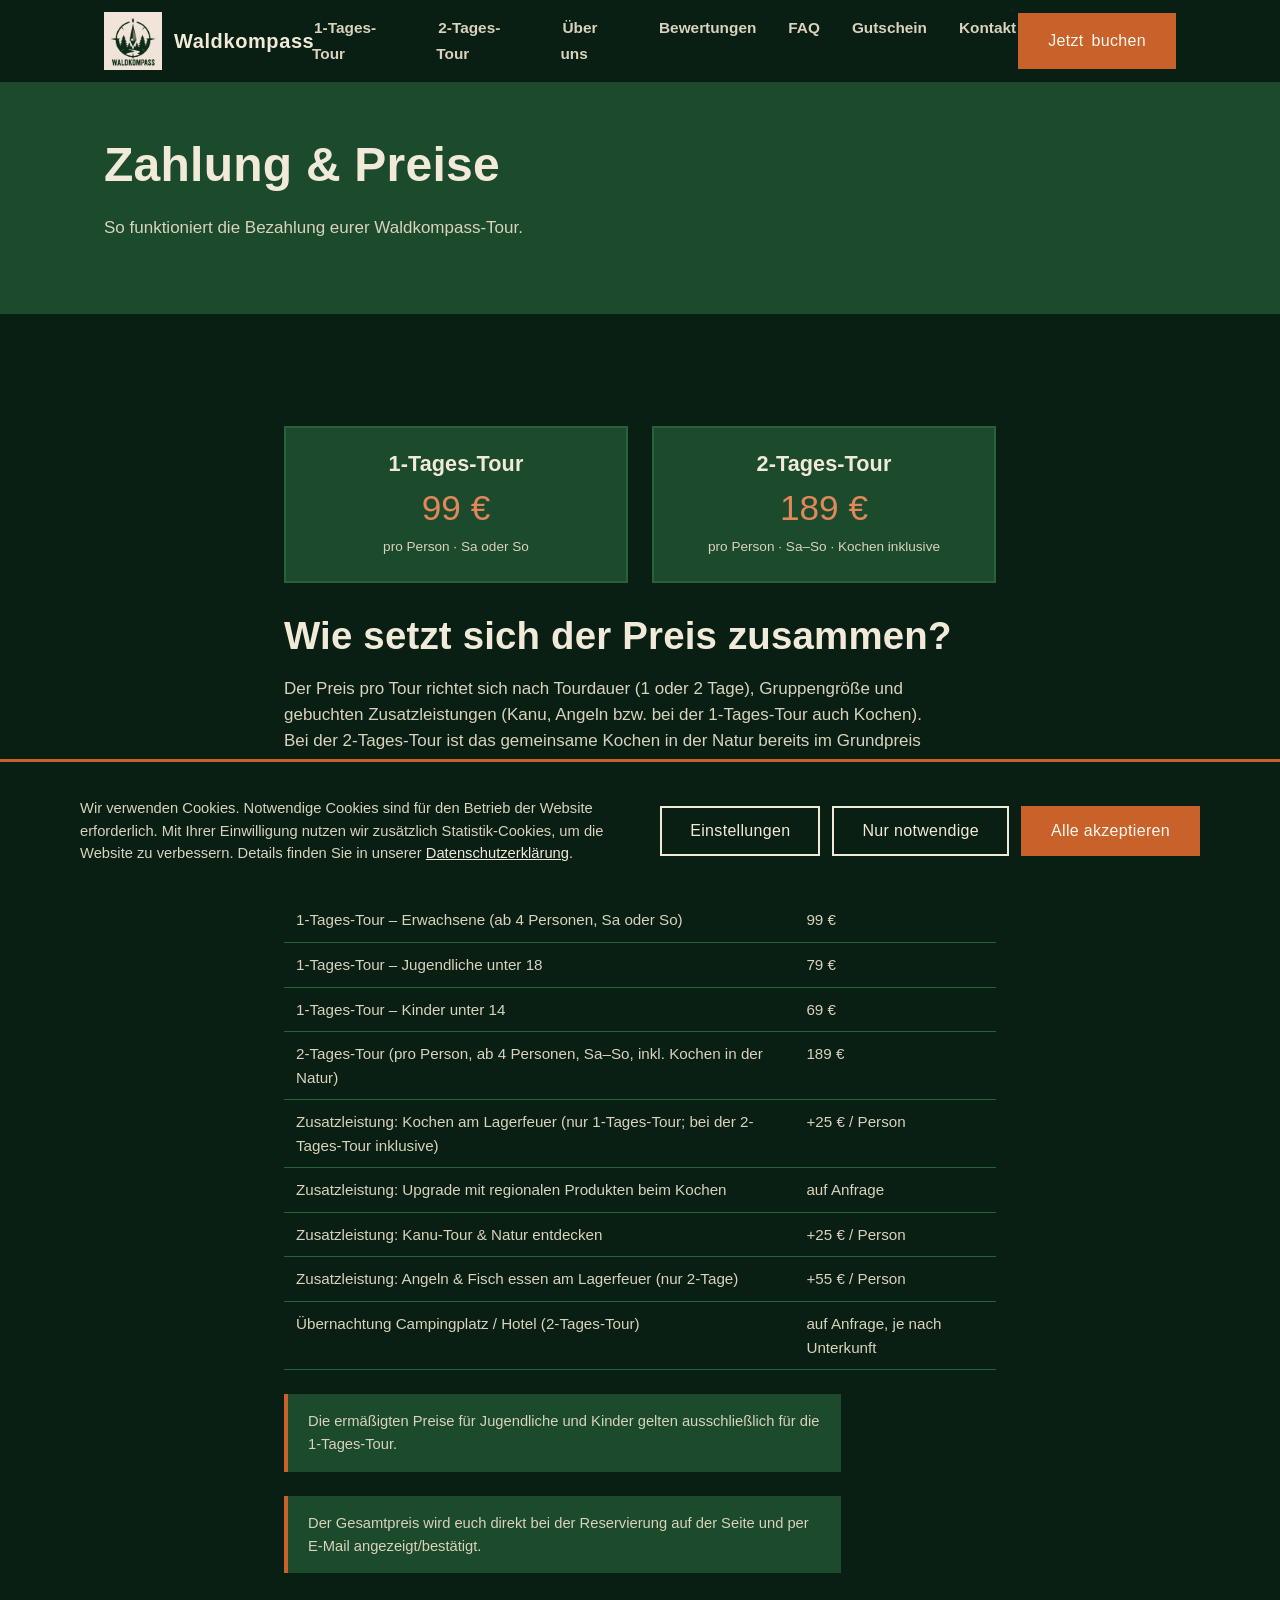
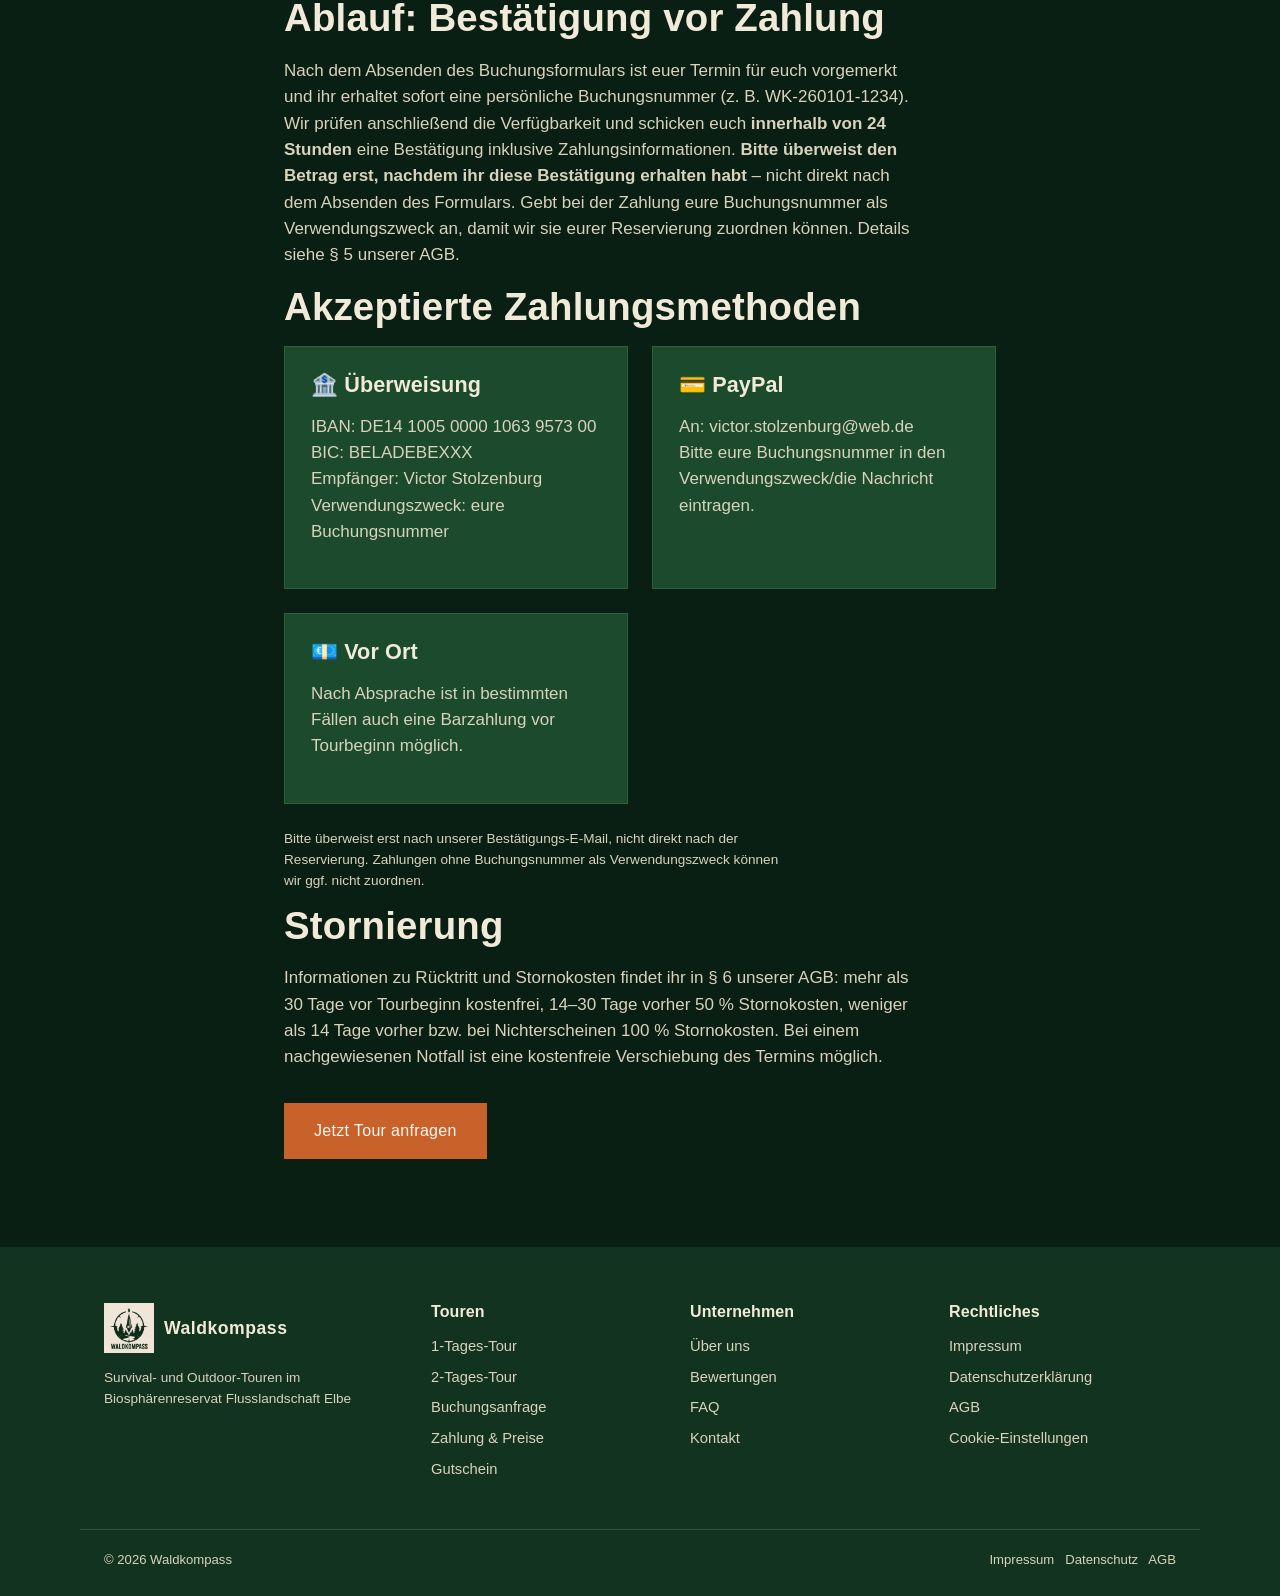
<file: zahlung.html>
<!DOCTYPE html>
<html lang="de">
<head>
<meta charset="UTF-8">
<meta name="viewport" content="width=device-width, initial-scale=1.0">
<title>Zahlung & Preise – Waldkompass</title>
<meta name="description" content="Informationen zu Preisen, Anzahlung und Zahlungsmethoden bei Waldkompass.">
<link rel="icon" href="images/logo.jpeg">
<link rel="stylesheet" href="css/style.css">
</head>
<body>

<header class="site-header">
  <nav class="nav">
    <a class="nav-brand" href="index.html">
      <img src="images/logo.jpeg" alt="Waldkompass Logo">
      <span>Waldkompass</span>
    </a>
    <button class="nav-toggle" aria-label="Menü öffnen" aria-expanded="false">☰</button>
    <ul class="nav-links">
      <li><a href="tour-1-tag.html">1-Tages-Tour</a></li>
      <li><a href="tour-2-tage.html">2-Tages-Tour</a></li>
      <li><a href="ueber-uns.html">Über uns</a></li>
      <li><a href="bewertungen.html">Bewertungen</a></li>
      <li><a href="faq.html">FAQ</a></li>
      <li><a href="gutschein.html">Gutschein</a></li>
      <li><a href="kontakt.html">Kontakt</a></li>
    </ul>
    <div class="nav-cta">
      <a class="btn btn-primary" href="buchung.html"><span class="long">Jetzt </span>buchen</a>
    </div>
  </nav>
</header>

<section class="section--tight section--pine">
  <div class="container">
    <h1 style="font-size:clamp(2rem,4vw,3rem)">Zahlung & Preise</h1>
    <p class="lede" style="max-width:60ch">So funktioniert die Bezahlung eurer Waldkompass-Tour.</p>
  </div>
</section>

<section class="section">
  <div class="container" style="max-width:760px">
    <div class="price-summary-grid">
      <div class="price-summary-card">
        <h3>1-Tages-Tour</h3>
        <span class="amount">99&nbsp;€</span>
        <span class="unit">pro Person · Sa oder So</span>
      </div>
      <div class="price-summary-card">
        <h3>2-Tages-Tour</h3>
        <span class="amount">189&nbsp;€</span>
        <span class="unit">pro Person · Sa–So · Kochen inklusive</span>
      </div>
    </div>

    <h2>Wie setzt sich der Preis zusammen?</h2>
    <p>Der Preis pro Tour richtet sich nach Tourdauer (1 oder 2 Tage), Gruppengröße und gebuchten Zusatzleistungen (Kanu, Angeln bzw. bei der 1-Tages-Tour auch Kochen). Bei der 2-Tages-Tour ist das gemeinsame Kochen in der Natur bereits im Grundpreis enthalten. Alle Touren finden ab einer Gruppengröße von 4 Personen und ausschließlich an Wochenenden statt (Treffpunkt: Campingplatz Fresenbrügge); nach eurer <a href="buchung.html">Anfrage</a> bestätigen wir Termin und Gesamtpreis.</p>

    <table>
      <thead><tr><th>Leistung</th><th>Preis</th></tr></thead>
      <tbody>
        <tr><td>1-Tages-Tour – Erwachsene (ab 4 Personen, Sa oder So)</td><td>99&nbsp;€</td></tr>
        <tr><td>1-Tages-Tour – Jugendliche unter 18</td><td>79&nbsp;€</td></tr>
        <tr><td>1-Tages-Tour – Kinder unter 14</td><td>69&nbsp;€</td></tr>
        <tr><td>2-Tages-Tour (pro Person, ab 4 Personen, Sa–So, inkl. Kochen in der Natur)</td><td>189&nbsp;€</td></tr>
        <tr><td>Zusatzleistung: Kochen am Lagerfeuer (nur 1-Tages-Tour; bei der 2-Tages-Tour inklusive)</td><td>+25&nbsp;€ / Person</td></tr>
        <tr><td>Zusatzleistung: Upgrade mit regionalen Produkten beim Kochen</td><td>auf Anfrage</td></tr>
        <tr><td>Zusatzleistung: Kanu-Tour & Natur entdecken</td><td>+25&nbsp;€ / Person</td></tr>
        <tr><td>Zusatzleistung: Angeln & Fisch essen am Lagerfeuer (nur 2-Tage)</td><td>+55&nbsp;€ / Person</td></tr>
        <tr><td>Übernachtung Campingplatz / Hotel (2-Tages-Tour)</td><td>auf Anfrage, je nach Unterkunft</td></tr>
      </tbody>
    </table>
    <p class="legal-note">Die ermäßigten Preise für Jugendliche und Kinder gelten ausschließlich für die 1-Tages-Tour.</p>
    <p class="legal-note">Der Gesamtpreis wird euch direkt bei der Reservierung auf der Seite und per E-Mail angezeigt/bestätigt.</p>

    <h2>Ablauf: Bestätigung vor Zahlung</h2>
    <p>Nach dem Absenden des Buchungsformulars ist euer Termin für euch vorgemerkt und ihr erhaltet sofort eine persönliche Buchungsnummer (z.&nbsp;B. WK-260101-1234). Wir prüfen anschließend die Verfügbarkeit und schicken euch <strong>innerhalb von 24 Stunden</strong> eine Bestätigung inklusive Zahlungsinformationen. <strong>Bitte überweist den Betrag erst, nachdem ihr diese Bestätigung erhalten habt</strong> – nicht direkt nach dem Absenden des Formulars. Gebt bei der Zahlung eure Buchungsnummer als Verwendungszweck an, damit wir sie eurer Reservierung zuordnen können. Details siehe § 5 unserer <a href="agb.html">AGB</a>.</p>

    <h2>Akzeptierte Zahlungsmethoden</h2>
    <div class="addon-grid">
      <div class="addon-card">
        <h3>🏦 Überweisung</h3>
        <p>IBAN: DE14 1005 0000 1063 9573 00<br>BIC: BELADEBEXXX<br>Empfänger: Victor Stolzenburg<br>Verwendungszweck: eure Buchungsnummer</p>
      </div>
      <div class="addon-card">
        <h3>💳 PayPal</h3>
        <p>An: victor.stolzenburg@web.de<br>Bitte eure Buchungsnummer in den Verwendungszweck/die Nachricht eintragen.</p>
      </div>
      <div class="addon-card">
        <h3>💶 Vor Ort</h3>
        <p>Nach Absprache ist in bestimmten Fällen auch eine Barzahlung vor Tourbeginn möglich.</p>
      </div>
    </div>

    <p class="small" style="margin-top:24px">Bitte überweist erst nach unserer Bestätigungs-E-Mail, nicht direkt nach der Reservierung. Zahlungen ohne Buchungsnummer als Verwendungszweck können wir ggf. nicht zuordnen.</p>

    <h2>Stornierung</h2>
    <p>Informationen zu Rücktritt und Stornokosten findet ihr in § 6 unserer <a href="agb.html">AGB</a>: mehr als 30 Tage vor Tourbeginn kostenfrei, 14–30 Tage vorher 50&nbsp;% Stornokosten, weniger als 14 Tage vorher bzw. bei Nichterscheinen 100&nbsp;% Stornokosten. Bei einem nachgewiesenen Notfall ist eine kostenfreie Verschiebung des Termins möglich.</p>

    <div style="margin-top:32px">
      <a class="btn btn-primary" href="buchung.html">Jetzt Tour anfragen</a>
    </div>
  </div>
</section>

<footer class="site-footer">
  <div class="container footer-grid">
    <div>
      <div class="footer-brand"><img src="images/logo.jpeg" alt="Waldkompass Logo"><span>Waldkompass</span></div>
      <p class="small">Survival- und Outdoor-Touren im Biosphärenreservat Flusslandschaft Elbe</p>
    </div>
    <div>
      <h4>Touren</h4>
      <ul>
        <li><a href="tour-1-tag.html">1-Tages-Tour</a></li>
        <li><a href="tour-2-tage.html">2-Tages-Tour</a></li>
        <li><a href="buchung.html">Buchungsanfrage</a></li>
        <li><a href="zahlung.html">Zahlung & Preise</a></li>
      <li><a href="gutschein.html">Gutschein</a></li>
      </ul>
    </div>
    <div>
      <h4>Unternehmen</h4>
      <ul>
        <li><a href="ueber-uns.html">Über uns</a></li>
        <li><a href="bewertungen.html">Bewertungen</a></li>
        <li><a href="faq.html">FAQ</a></li>
        <li><a href="kontakt.html">Kontakt</a></li>
      </ul>
    </div>
    <div>
      <h4>Rechtliches</h4>
      <ul>
        <li><a href="impressum.html">Impressum</a></li>
        <li><a href="datenschutz.html">Datenschutzerklärung</a></li>
        <li><a href="agb.html">AGB</a></li>
        <li><a href="#" onclick="window.waldkompassOpenCookieSettings();return false;">Cookie-Einstellungen</a></li>
      </ul>
    </div>
  </div>
  <div class="container footer-bottom">
    <span>© 2026 Waldkompass</span>
    <span><a href="impressum.html">Impressum</a> &nbsp; <a href="datenschutz.html">Datenschutz</a> &nbsp; <a href="agb.html">AGB</a></span>
  </div>
</footer>
<script src="js/script.js"></script>
</body>
</html>
</file>
<file: css/style.css>
/* ==========================================================================
   Waldkompass — Stylesheet
   Palette: a richer, deeper forest-green scale (distinct from the previous
   pine tone) as the site's base surface everywhere, cream as the primary
   light text/foreground color, warm tan bark as a decorative accent line,
   and ember (fire orange) reserved for contrast — CTAs, prices, highlights.
   Type: Oswald-style condensed display + Source Sans-style body.
   ========================================================================== */

:root{
  --green-950: #0A1F14;  /* page background, header/hero base */
  --green-900: #12331F;  /* footer, subtle alternate sections */
  --green-800: #1C4A2C;  /* card / panel surfaces, featured sections */
  --green-700: #29623A;  /* borders, dividers, fieldset outlines */
  --green-600: #3E7E4E;  /* hover states, lighter accents, links */
  --green-500: #5C9B67;  /* rare high-contrast accents on dark */

  --cream:      #F2EAD9; /* primary light text / logo cream */
  --cream-dim:  #D9D2BD; /* secondary/muted text on dark green */
  --bark:       #C79A5C; /* warm tan accent line (corners, rules) */

  --ember:      #C9612B;
  --ember-dark: #A24D21;
  --ember-light:#E0885A;

  --ink:        #12241A; /* dark text, used only on light/orange fills */

  --font-display: "Arial Narrow", "Roboto Condensed", "Noto Sans", Arial, sans-serif;
  --font-body: -apple-system, "Segoe UI", "Noto Sans", Roboto, Arial, sans-serif;

  --max-w: 1120px;
  --radius: 2px;
}

*, *::before, *::after{ box-sizing: border-box; }
html{ scroll-behavior: smooth; }
body{
  margin:0;
  font-family: var(--font-body);
  color: var(--cream-dim);
  background: var(--green-950);
  line-height: 1.55;
  font-size: 17px;
}
img{ max-width:100%; display:block; }
a{ color: inherit; text-decoration: none; }
h1,h2,h3,h4{
  font-family: var(--font-display);
  font-stretch: condensed;
  font-weight: 700;
  line-height: 1.08;
  margin: 0 0 .5em;
  letter-spacing: .005em;
  color: var(--cream);
}
h1{ font-size: clamp(2.4rem, 5vw, 4.2rem); font-weight: 700; }
h2{ font-size: clamp(1.7rem, 3vw, 2.5rem); }
h3{ font-size: 1.35rem; }
p{ max-width: 68ch; }
.container{ max-width: var(--max-w); margin: 0 auto; padding: 0 24px; }
.section{ padding: 88px 0; }
.section--tight{ padding: 56px 0; }
.section--pine{ background: var(--green-800); }
.section--paper2{ background: var(--green-900); }
.section--deep{ background: #061109; }

.eyebrow-none{ display:none; } /* explicitly avoiding eyebrow-label default */

/* ---------- Buttons ---------- */
.btn{
  display: inline-flex;
  align-items: center;
  gap: .5em;
  font-family: var(--font-display);
  font-size: 1rem;
  letter-spacing: .02em;
  padding: 14px 28px;
  border: 2px solid var(--cream);
  color: var(--cream);
  background: transparent;
  cursor: pointer;
  transition: background .15s ease, color .15s ease, transform .1s ease;
}
.btn:hover{ background: var(--cream); color: var(--green-950); }
.btn:active{ transform: translateY(1px); }
.btn-primary{
  background: var(--ember);
  border-color: var(--ember);
  color: #fff8ef;
}
.btn-primary:hover{ background: var(--ember-dark); border-color: var(--ember-dark); color: #fff8ef; }
.btn-ghost{
  border-color: var(--cream);
  color: var(--cream);
}
.btn-ghost:hover{ background: var(--cream); color: var(--green-950); }
.btn-block{ width: 100%; justify-content: center; }
.btn-icon{ display:inline-flex; width:1.15em; height:1.15em; }
.btn-icon svg{ width:100%; height:100%; }

/* ---------- Header / Nav ---------- */
.site-header{
  position: sticky; top:0; z-index: 100;
  background: rgba(10,31,20,.94);
  border-bottom: 1px solid rgba(242,234,217,.15);
}
.nav{
  display:flex; align-items:center; justify-content:space-between;
  padding: 12px 24px; max-width: var(--max-w); margin:0 auto;
}
.nav-brand{ display:flex; align-items:center; gap:12px; }
.nav-brand img{ height: 58px; width:auto; }
.nav-brand span{
  font-family: var(--font-display); color: var(--cream);
  font-size: 1.25rem; letter-spacing: .03em; font-weight:700;
}
.nav-links{ display:flex; gap: 28px; list-style:none; margin:0; padding:0; }
.nav-links a{
  color: var(--cream-dim); font-size: .96rem; font-weight:600;
  padding: 6px 2px; border-bottom: 2px solid transparent;
}
.nav-links a:hover, .nav-links a.active{ border-bottom-color: var(--ember); color: var(--cream); }
.nav-cta{ display:flex; align-items:center; gap:16px; }
.nav-toggle{
  display:none; background:none; border:none; color: var(--cream);
  font-size: 1.6rem; cursor:pointer;
}
@media (max-width: 860px){
  .nav-links{
    position:absolute; top:100%; left:0; right:0;
    background: var(--green-950);
    flex-direction:column; gap:0;
    max-height:0; overflow:hidden;
    transition: max-height .25s ease;
  }
  .nav-links.open{ max-height: 480px; }
  .nav-links li{ border-top: 1px solid rgba(242,234,217,.1); }
  .nav-links a{ display:block; padding: 14px 24px; border-bottom:none; }
  .nav-toggle{ display:block; }
  .nav-cta .btn span.long{ display:none; }
}

/* ---------- Hero ---------- */
.hero{
  position: relative;
  background: var(--green-950);
  color: var(--cream);
  overflow: hidden;
  padding: 90px 0 0;
}
.hero-topo{
  position:absolute; inset:0; opacity:.16; pointer-events:none;
}
.hero-grid{
  position:relative; z-index:2;
  display:grid; grid-template-columns: 1.1fr .9fr; gap: 48px;
  align-items:center;
  max-width: var(--max-w); margin:0 auto; padding: 40px 24px 100px;
}
.hero h1{ color: var(--cream); }
.hero .lede{ color: var(--cream-dim); font-size: 1.15rem; max-width: 46ch; }
.hero-actions{ display:flex; gap:16px; margin-top: 32px; flex-wrap:wrap; }
.hero-badge{
  display:inline-flex; align-items:center; gap:10px;
  font-family: var(--font-display); font-size:.85rem; letter-spacing:.06em;
  color: var(--cream-dim); border:1px solid rgba(242,234,217,.3);
  padding: 6px 14px; margin-bottom: 22px;
}
.hero-badge .dot{ width:7px; height:7px; background: var(--ember); border-radius:50%; }
.hero-art{ position:relative; }
.hero-art img{
  width:100%; height:auto; max-height:560px; object-fit:cover;
  display:block; border:1px solid rgba(242,234,217,.25);
  box-shadow: 0 20px 50px rgba(0,0,0,.45);
}
@media (max-width: 860px){
  .hero-grid{ grid-template-columns: 1fr; }
  .hero-art{ order:-1; max-width: 320px; margin: 0 auto; }
}

/* ---------- Hero, full-bleed photo variant (homepage) ---------- */
.hero--photo{
  position:relative;
  aspect-ratio: 1000 / 1333;
  display:flex; flex-direction:column; justify-content:space-between;
  padding: 0;
  background-color: var(--green-950);
  background-image: url('../images/hero-waldkompass.jpg');
  background-size: cover;
  background-position: center;
}
.hero-overlay{
  position:absolute; inset:0;
  background: linear-gradient(180deg, rgba(6,15,10,.88) 0%, rgba(6,15,10,.6) 20%, rgba(6,15,10,0) 42%, rgba(6,15,10,.3) 70%, rgba(6,15,10,.75) 100%);
}
.hero-content{
  position:relative; z-index:2;
  max-width: var(--max-w); margin:0 auto;
  width:100%;
  padding: 130px 24px 0;
}
.hero-secondary{
  position:relative; z-index:2;
  max-width: var(--max-w); margin:0 auto;
  width:100%;
  padding: 0 24px 60px;
  text-align:center;
}
.hero-secondary p{ margin:0 auto; max-width:60ch; color: var(--cream-dim); }
.hero-content .lede{ color: var(--cream-dim); font-size: 1.15rem; max-width: 52ch; }
@media (max-width: 640px){
  .hero-content{ padding-top: 100px; }
  .hero-secondary{ padding-bottom: 40px; }
}

/* trail divider between sections (river motif from the logo) */
.trail-divider{ line-height:0; }
.trail-divider svg{ width:100%; height: 46px; display:block; }

/* ---------- Feature / field cards ---------- */
.field-grid{
  display:grid; grid-template-columns: repeat(auto-fit, minmax(260px,1fr));
  gap: 2px; background: var(--bark);
  border: 1px solid var(--bark);
}
.field-card{
  background: var(--green-800); padding: 32px 28px; position:relative;
}
.field-card .glyph{ font-size: 2.4rem; display:block; margin-bottom: 14px; color: var(--ember); }
.field-card h3{ margin-bottom:.4em; font-size:1.2rem; }
.field-card p{ font-size: .96rem; color: var(--cream-dim); margin:0; }
.field-card::before, .field-card::after{
  content:""; position:absolute; width:10px; height:10px;
  border-top:2px solid var(--bark); border-left:2px solid var(--bark);
  top:8px; left:8px;
}
.field-card::after{
  border-top:none; border-left:none;
  border-bottom:2px solid var(--bark); border-right:2px solid var(--bark);
  top:auto; left:auto; bottom:8px; right:8px;
}

/* ---------- Skill list (compact, replaces the 6-card grid) ---------- */
.skill-list{
  display:flex; flex-direction:column; gap:0;
  max-width: 760px; margin: 0 auto;
  border-top: 1px solid rgba(242,234,217,.18);
}
.skill-item{
  display:grid; grid-template-columns: 52px 1fr; gap: 16px;
  padding: 18px 4px; border-bottom: 1px solid rgba(242,234,217,.18);
  align-items:flex-start;
}
.skill-item .glyph{
  font-size:2.4rem; line-height:1.3; text-align:center; color: var(--ember);
}
.glyph svg{ width:1em; height:1em; display:inline-block; vertical-align:middle; }
.skill-item h3{ margin:0 0 3px; font-size:1.05rem; }
.skill-item p{ margin:0; font-size:.93rem; color: var(--cream-dim); }

/* ---------- Addon pricing / availability notes ---------- */
.addon-price{
  font-family: var(--font-display); font-size: .95rem; color: var(--ember-light);
  margin: 2px 0 8px;
}
.addon-note{ font-size:.83rem; color: var(--ember-light); margin-top:4px; }
.addon-included{
  display:inline-block; font-family: var(--font-display); font-size:.8rem;
  border:1px solid var(--green-500); color: var(--green-500); padding:3px 9px; margin-bottom:8px;
}

/* ---------- Live price estimate ---------- */
.price-estimate{
  background: var(--green-800); border-left: 4px solid var(--ember);
  padding: 16px 20px; margin: 20px 0; font-size:.95rem;
}
.price-estimate strong{ font-family: var(--font-display); font-size:1.15rem; color: var(--cream); }

/* ---------- Prominent price display ---------- */
.price-hero{
  display:inline-flex; align-items:baseline; gap:10px;
  background: var(--ember); color:#fff8ef;
  padding: 12px 22px; margin: 18px 0 6px;
  font-family: var(--font-display);
}
.price-hero .amount{ font-size: 1.9rem; line-height:1; }
.price-hero .unit{ font-size: .85rem; opacity:.9; }
.price-hero-note{ font-size:.85rem; color:var(--cream-dim); margin:0 0 8px; }
.price-chip{
  display:inline-flex; align-items:baseline; gap:6px;
  font-family: var(--font-display); background: var(--ember); color:#fff8ef;
  padding: 4px 12px; font-size:.95rem; white-space:nowrap;
}
.price-chip small{ font-size:.72rem; opacity:.9; }
.price-summary-grid{ display:grid; grid-template-columns: repeat(auto-fit,minmax(240px,1fr)); gap:24px; margin: 24px 0 32px; }
.price-summary-card{
  border:2px solid var(--green-700); background: var(--green-800); padding:24px; text-align:center;
}
.price-summary-card h3{ margin-bottom:6px; }
.price-summary-card .amount{ font-family:var(--font-display); font-size:2.2rem; color:var(--ember-light); }
.price-summary-card .unit{ font-size:.85rem; color:var(--cream-dim); display:block; }

/* ---------- Custom weekend-only date picker ---------- */
.date-picker-trigger{
  width:100%; text-align:left; font-family: var(--font-body); font-size:1rem;
  padding: 11px 12px; border: 1px solid var(--green-700); background: var(--green-800);
  color: var(--cream); cursor:pointer;
}
.date-picker-trigger:focus{ outline: 3px solid var(--ember); outline-offset: 1px; }
.date-picker-popover{
  position:absolute; z-index:60; top:calc(100% + 6px); left:0;
  width:280px; max-width: calc(100vw - 48px);
  background: var(--green-800); border:1px solid var(--green-700);
  box-shadow: 0 10px 28px rgba(0,0,0,.4); padding:14px;
}
.date-picker-header{
  display:flex; align-items:center; justify-content:space-between;
  font-family: var(--font-display); color: var(--cream); margin-bottom:10px;
}
.date-picker-header button{
  background:none; border:none; font-size:1.3rem; line-height:1; cursor:pointer;
  color: var(--cream); padding:2px 10px;
}
.date-picker-header button:hover{ color: var(--ember); }
.date-picker-weekdays{
  display:grid; grid-template-columns:repeat(7,1fr);
  font-size:.72rem; color: var(--cream-dim); text-align:center; margin-bottom:4px;
}
.date-picker-grid{ display:grid; grid-template-columns:repeat(7,1fr); gap:2px; }
.date-picker-day{
  aspect-ratio:1; display:flex; align-items:center; justify-content:center;
  font-size:.85rem; border:none; background:transparent; color: var(--cream);
  cursor:pointer; border-radius:2px;
}
.date-picker-day:hover:not(:disabled){ background: var(--green-700); }
.date-picker-day.selected{ background: var(--ember); color:#fff8ef; }
.date-picker-day:disabled{ color:#4a5c50; cursor:not-allowed; }
.date-picker-day.other-month{ visibility:hidden; cursor:default; }

/* ---------- Media gallery (Über uns) ---------- */
.media-grid{
  display:grid; grid-template-columns: repeat(auto-fit, minmax(200px, 1fr));
  gap: 14px; margin: 24px 0;
}
.media-grid img, .media-grid video{
  width:100%; height:180px; object-fit:cover;
  border:1px solid var(--green-700); display:block;
}
.media-grid .media-featured{
  grid-column: span 2;
  grid-row: span 2;
  height: 374px;
}
@media (max-width: 480px){
  .media-grid .media-featured{ grid-column: span 1; height: 180px; }
}

/* ---------- Contact page layout ---------- */
.contact-grid{ display:grid; grid-template-columns:1fr 1fr; gap:48px; }
@media (max-width:700px){
  .contact-grid{ grid-template-columns:1fr; gap:32px; }
}

/* ---------- Reviews ---------- */
.review-summary{
  display:flex; align-items:center; gap:20px; flex-wrap:wrap;
  padding: 22px 26px; background: var(--green-800); margin-bottom: 32px;
}
.review-summary .avg{ font-family: var(--font-display); font-size: 2.6rem; color: var(--cream); line-height:1; }
.review-summary .avg-stars{ color: var(--ember); font-size: 1.2rem; letter-spacing:2px; }
.review-summary .avg-count{ font-size: .88rem; color: var(--cream-dim); }
.rating-picker{ display:inline-flex; gap:6px; }
.rating-picker button{
  background:none; border:none; font-size: 1.8rem; line-height:1; cursor:pointer;
  color:#4a5c50; padding:2px;
}
.rating-picker button.filled{ color: var(--ember); }
.review-card{
  border:1px solid var(--green-700); background: var(--green-800);
  padding: 22px 26px; margin-bottom: 16px;
}
.review-card__head{ display:flex; justify-content:space-between; align-items:baseline; flex-wrap:wrap; gap:8px; margin-bottom:6px; }
.review-card__name{ font-family: var(--font-display); color: var(--cream); font-size:1.05rem; }
.review-card__stars{ color: var(--ember); letter-spacing:2px; }
.review-card__meta{ font-size:.8rem; color: var(--cream-dim); }
.review-card p{ margin:0; color: var(--cream-dim); }
.review-empty{ color: var(--cream-dim); font-style:italic; }
.review-pending-note{
  background: var(--green-800); border-left:4px solid var(--green-500);
  padding:14px 20px; margin-top:20px; font-size:.9rem; display:none; color: var(--cream);
}

/* ---------- Packing list (FAQ) ---------- */
.packing-list{
  list-style:none; margin:12px 0; padding:0;
  display:grid; grid-template-columns: repeat(auto-fit, minmax(230px,1fr));
  gap: 10px 24px;
}
.packing-list li{ display:flex; align-items:center; gap:10px; color: var(--cream-dim); }
.packing-list .glyph{ font-size:1.4rem; color: var(--ember); flex:0 0 auto; }

/* ---------- FAQ accordion ---------- */
.faq-list{ max-width: 760px; margin: 0 auto; border-top:1px solid var(--green-700); }
.faq-item{ border-bottom:1px solid var(--green-700); padding: 4px 0; }
.faq-item summary{
  cursor:pointer; list-style:none; font-family: var(--font-display); font-size:1.1rem;
  color: var(--cream); padding: 16px 30px 16px 4px; position:relative;
}
.faq-item summary::-webkit-details-marker{ display:none; }
.faq-item summary::after{
  content:"+"; position:absolute; right:4px; top:50%; transform:translateY(-50%);
  font-size:1.4rem; color: var(--ember); font-family: var(--font-display);
}
.faq-item[open] summary::after{ content:"–"; }
.faq-item p{ padding: 0 4px 20px; margin:0; color: var(--cream-dim); max-width:65ch; }

/* ---------- Tour teaser cards ---------- */
.tour-grid{ display:grid; grid-template-columns: repeat(auto-fit,minmax(320px,1fr)); gap:28px; }
.tour-card{
  border: 2px solid var(--green-700);
  background: var(--green-800);
  display:flex; flex-direction:column;
}
.tour-card__head{
  background: var(--green-700); color: var(--cream);
  padding: 22px 26px;
  display:flex; justify-content:space-between; align-items:baseline;
}
.tour-card__head h3{ color:var(--cream); margin:0; }
.tour-card__days{ font-family:var(--font-display); font-size:.9rem; color: var(--cream-dim); }
.tour-card__body{ padding: 26px; flex:1; display:flex; flex-direction:column; gap:14px; }
.tour-card__list{ list-style:none; margin:0; padding:0; font-size:.95rem; }
.tour-card__list li{ padding: 4px 0 4px 22px; position:relative; color: var(--cream-dim); }
.tour-card__list li::before{ content:"›"; position:absolute; left:0; color: var(--ember); font-weight:700; }
.tour-card__foot{ padding: 0 26px 26px; margin-top:auto; }
.price-tag{ font-family: var(--font-display); font-size: 1.3rem; color: var(--cream); }
.price-tag small{ font-family: var(--font-body); font-size:.75rem; color: var(--cream-dim); display:block; }

/* ---------- Add-on cards ---------- */
.addon-grid{ display:grid; grid-template-columns: repeat(auto-fit, minmax(280px,1fr)); gap:24px; }
.addon-card{ border:1px solid var(--green-700); padding:26px; background: var(--green-800); }
.addon-card h3{ display:flex; align-items:center; gap:10px; }
.addon-icon{ color: var(--ember); display:inline-flex; }
.addon-icon svg{ width:1.6em; height:1.6em; }
.addon-card p{ color: var(--cream-dim); }

/* ---------- Steps ---------- */
.steps{ counter-reset: step; display:grid; gap:0; }
.step{
  display:grid; grid-template-columns: 64px 1fr; gap: 20px;
  padding: 22px 0; border-bottom: 1px solid var(--green-700);
}
.step:last-child{ border-bottom:none; }
.step-num{
  counter-increment: step; font-family: var(--font-display);
  font-size: 1.6rem; color: var(--ember); position:relative;
}
.step-num::after{ content: counter(step, decimal-leading-zero); }

/* ---------- Overnight options ---------- */
.stay-grid{ display:grid; grid-template-columns: repeat(auto-fit,minmax(240px,1fr)); gap:24px; }
.stay-card{ background: var(--green-800); border:1px solid var(--green-700); padding:26px; }
.stay-card .glyph{ font-size:2.1rem; color: var(--ember); }
.stay-card p{ color: var(--cream-dim); }

/* ---------- Quote / callout ---------- */
.callout{
  border-left: 4px solid var(--ember);
  padding: 18px 24px; background: var(--green-800); margin: 28px 0;
  color: var(--cream-dim);
}

/* ---------- Forms ---------- */
.form-grid{ display:grid; grid-template-columns: 1fr 1fr; gap: 20px; }
.form-grid .full{ grid-column: 1 / -1; }
@media (max-width:700px){ .form-grid{ grid-template-columns:1fr; } }
label{ display:block; font-weight:600; font-size:.92rem; margin-bottom:6px; color: var(--cream); }
input, select, textarea{
  width:100%; font-family: var(--font-body); font-size:1rem;
  padding: 11px 12px; border: 1px solid var(--green-700); background: var(--green-800);
  color: var(--cream);
}
input::placeholder, textarea::placeholder{ color: rgba(242,234,217,.45); }
input:focus, select:focus, textarea:focus{
  outline: 3px solid var(--ember); outline-offset: 1px;
}
fieldset{ border:1px solid var(--green-700); padding: 16px 18px; margin:0; }
legend{ font-family: var(--font-display); padding: 0 8px; color: var(--cream); }
.check-row{ display:flex; align-items:flex-start; gap:10px; margin: 8px 0; }
.check-row input{ width:auto; margin-top:4px; }
.check-row label{ font-weight:400; margin:0; color: var(--cream-dim); }
.field-hint{ font-size:.85rem; color: var(--cream-dim); margin-top:4px; }
.form-summary{
  background: var(--green-900); color: var(--cream);
  padding: 22px; font-family: var(--font-body); font-size:.95rem;
  border:1px solid var(--green-700);
}
.form-summary dt{ color: var(--cream-dim); font-weight:600; margin-top:10px; }
.form-summary dd{ margin:0; }

/* ---------- Table (legal / pricing) ---------- */
table{ width:100%; border-collapse: collapse; margin: 20px 0; font-size:.95rem; }
th, td{ text-align:left; padding: 10px 12px; border-bottom: 1px solid var(--green-700); vertical-align:top; }
th{ font-family: var(--font-display); color: var(--cream); }
td{ color: var(--cream-dim); }

/* ---------- Legal pages ---------- */
.legal-page{ max-width: 74ch; margin:0 auto; }
.legal-page h2{ margin-top: 1.6em; }
.legal-page ol, .legal-page ul{ padding-left: 1.3em; }
.legal-page p{ color: var(--cream-dim); }
.legal-note{
  background: var(--green-800); border-left: 4px solid var(--ember);
  padding: 16px 20px; font-size:.92rem; margin: 24px 0; color: var(--cream-dim);
}

/* ---------- Footer ---------- */
.site-footer{ background: var(--green-900); color: var(--cream-dim); padding: 56px 0 26px; }
.footer-grid{ display:grid; grid-template-columns: 1.3fr 1fr 1fr 1fr; gap: 32px; }
.footer-grid h4{ color: var(--cream); font-size: 1rem; margin-bottom: 14px; }
.footer-grid ul{ list-style:none; margin:0; padding:0; }
.footer-grid li{ margin-bottom:8px; font-size:.92rem; }
.footer-grid a:hover{ color: var(--ember); }
.footer-brand{ display:flex; align-items:center; gap:10px; margin-bottom: 12px; }
.footer-brand img{ height:50px; }
.footer-brand span{ font-family: var(--font-display); font-weight:700; font-size:1.1rem; letter-spacing:.03em; color: var(--cream); }
.footer-bottom{
  border-top: 1px solid rgba(242,234,217,.15); margin-top: 40px; padding-top:20px;
  display:flex; justify-content:space-between; flex-wrap:wrap; gap:10px;
  font-size:.82rem; color: var(--cream-dim);
}
.footer-bottom a{ color: var(--cream-dim); }
.footer-bottom a:hover{ color: var(--ember); }

/* ---------- Cookie banner ---------- */
#cookie-banner{
  position: fixed; left:0; right:0; bottom:0; z-index: 1000;
  background: var(--green-950); color: var(--cream);
  border-top: 3px solid var(--ember);
  padding: 20px 24px; display:none;
}
#cookie-banner.show{ display:block; }
.cookie-inner{
  max-width: var(--max-w); margin:0 auto; display:flex; gap:24px; align-items:center; flex-wrap:wrap;
}
.cookie-text{ flex: 1 1 380px; font-size:.92rem; color:var(--cream-dim); }
.cookie-text a{ color: var(--cream); text-decoration:underline; }
.cookie-actions{ display:flex; gap:12px; flex-wrap:wrap; }
.cookie-settings{
  max-width: var(--max-w); margin: 14px auto 0; display:none; gap: 16px;
  border-top: 1px solid rgba(242,234,217,.2); padding-top:16px;
}
.cookie-settings.show{ display:grid; grid-template-columns: repeat(auto-fit,minmax(220px,1fr)); }
.cookie-cat{ font-size:.85rem; color: var(--cream-dim); }
.cookie-cat strong{ display:block; color: var(--cream); }

/* utility */
.center{ text-align:center; }
.mt-0{ margin-top:0; }
.small{ font-size:.85rem; color: var(--cream-dim); }
.badge-min{
  display:inline-block; font-family: var(--font-display); font-size:.82rem;
  border:1px solid var(--ember); color: var(--ember); padding:4px 10px; margin-bottom:16px;
}
/* ==========================================================
   MOBILE RESPONSIVE FIXES
   ========================================================== */

html,
body {
  max-width: 100%;
  overflow-x: hidden;
}

img,
video {
  max-width: 100%;
  height: auto;
}

/* ---------- Mobile header ---------- */

@media (max-width: 700px) {

  .nav {
    padding: 10px 14px;
    gap: 8px;
  }

  .nav-brand {
    gap: 8px;
    min-width: 0;
    flex: 1 1 auto;
  }

  .nav-brand img {
    height: 48px;
    width: auto;
    flex: 0 0 auto;
  }

  .nav-brand span {
    font-size: 1.05rem;
    white-space: nowrap;
  }

  .nav-toggle {
    flex: 0 0 auto;
    font-size: 1.5rem;
    padding: 4px;
  }

  .nav-cta {
    flex: 0 0 auto;
    gap: 0;
  }

  .nav-cta .btn {
    padding: 11px 17px;
    font-size: .95rem;
    white-space: nowrap;
  }

.nav-cta .btn {
    padding: 11px 17px;
    font-size: .95rem;
    white-space: nowrap;
    text-transform: none;
}

  /* General content spacing */
  .container {
    padding-left: 18px;
    padding-right: 18px;
  }

  .section {
    padding: 60px 0;
  }

  .section--tight {
    padding: 42px 0;
  }

  /* Headings */
  h1 {
    font-size: clamp(2.1rem, 10vw, 3rem);
  }

  h2 {
    font-size: clamp(1.7rem, 8vw, 2.3rem);
  }

  h3 {
    font-size: 1.2rem;
  }

  body {
    font-size: 16px;
  }

  /* ---------- Homepage hero ---------- */

  .hero--photo {
    aspect-ratio: auto;
    min-height: 680px;
  }

  .hero-content {
    padding: 90px 18px 50px;
  }

  .hero-content .lede {
    font-size: 1rem;
    max-width: none;
  }

  .hero-actions {
    flex-direction: column;
    align-items: stretch;
    gap: 12px;
  }

  .hero-actions .btn {
    width: 100%;
    justify-content: center;
  }

  /* ---------- Homepage guide section ---------- */

  .section--pine .container > div[style*="grid-template-columns"] {
    grid-template-columns: 1fr !important;
    gap: 36px !important;
  }

  .section--pine .container > div[style*="grid-template-columns"] img {
    max-width: 280px !important;
    width: 100%;
  }

  /* ---------- Tour cards ---------- */

  .tour-grid {
    grid-template-columns: 1fr;
    gap: 20px;
  }

  .tour-card__head {
    padding: 18px;
    flex-wrap: wrap;
    gap: 12px;
  }

  .tour-card__body {
    padding: 20px;
  }

  .tour-card__foot {
    padding: 0 20px 20px;
  }

  /* ---------- Add-on cards ---------- */

  .addon-grid {
    grid-template-columns: 1fr;
    gap: 18px;
  }

  .addon-card {
    padding: 20px;
  }

  /* ---------- Other grids ---------- */

  .field-grid,
  .price-summary-grid,
  .stay-grid {
    grid-template-columns: 1fr;
  }

  .packing-list {
    grid-template-columns: 1fr;
  }

  /* ---------- Footer ---------- */

  .footer-grid {
    grid-template-columns: 1fr;
    gap: 32px;
  }

  .site-footer {
    padding: 44px 0 22px;
  }

  .footer-bottom {
    flex-direction: column;
    align-items: flex-start;
  }

  /* ---------- Media gallery ---------- */

  .media-grid {
    grid-template-columns: 1fr;
  }

  .media-grid .media-featured {
    grid-column: span 1;
    grid-row: span 1;
    height: 240px;
  }

  /* ---------- Tables ---------- */

  table {
    display: block;
    width: 100%;
    overflow-x: auto;
    -webkit-overflow-scrolling: touch;
  }

  /* ---------- Forms ---------- */

  .form-grid {
    grid-template-columns: 1fr;
  }

  /* ---------- Buttons ---------- */

  .btn {
    min-height: 48px;
  }
}


/* ---------- Very small phones ---------- */

@media (max-width: 400px) {

  .nav {
    padding-left: 10px;
    padding-right: 10px;
  }

  .nav-brand img {
    height: 42px;
  }

  .nav-brand span {
    font-size: .95rem;
  }

  .nav-toggle {
    font-size: 1.3rem;
  }

  .nav-cta .btn {
    padding: 10px 13px;
  }

  .container {
    padding-left: 14px;
    padding-right: 14px;
  }

  .hero-content {
    padding-left: 14px;
    padding-right: 14px;
  }
}
/* ==========================================================
   FINAL MOBILE POLISH
   ========================================================== */

@media (max-width: 700px) {

  /* Keep the complete booking label on mobile */
  .nav-cta .btn span.long {
    display: inline;
  }

  .nav-cta .btn {
    text-transform: none;
    white-space: nowrap;
  }

  /* Improve readability over the hero photograph */
  .hero--photo .hero-overlay {
    background:
      linear-gradient(
        180deg,
        rgba(6,15,10,.78) 0%,
        rgba(6,15,10,.62) 45%,
        rgba(6,15,10,.48) 75%,
        rgba(6,15,10,.62) 100%
      );
  }

  .hero--photo .hero-content h1,
  .hero--photo .hero-content .lede {
    text-shadow: 0 2px 8px rgba(0,0,0,.75);
  }
}
</file>
